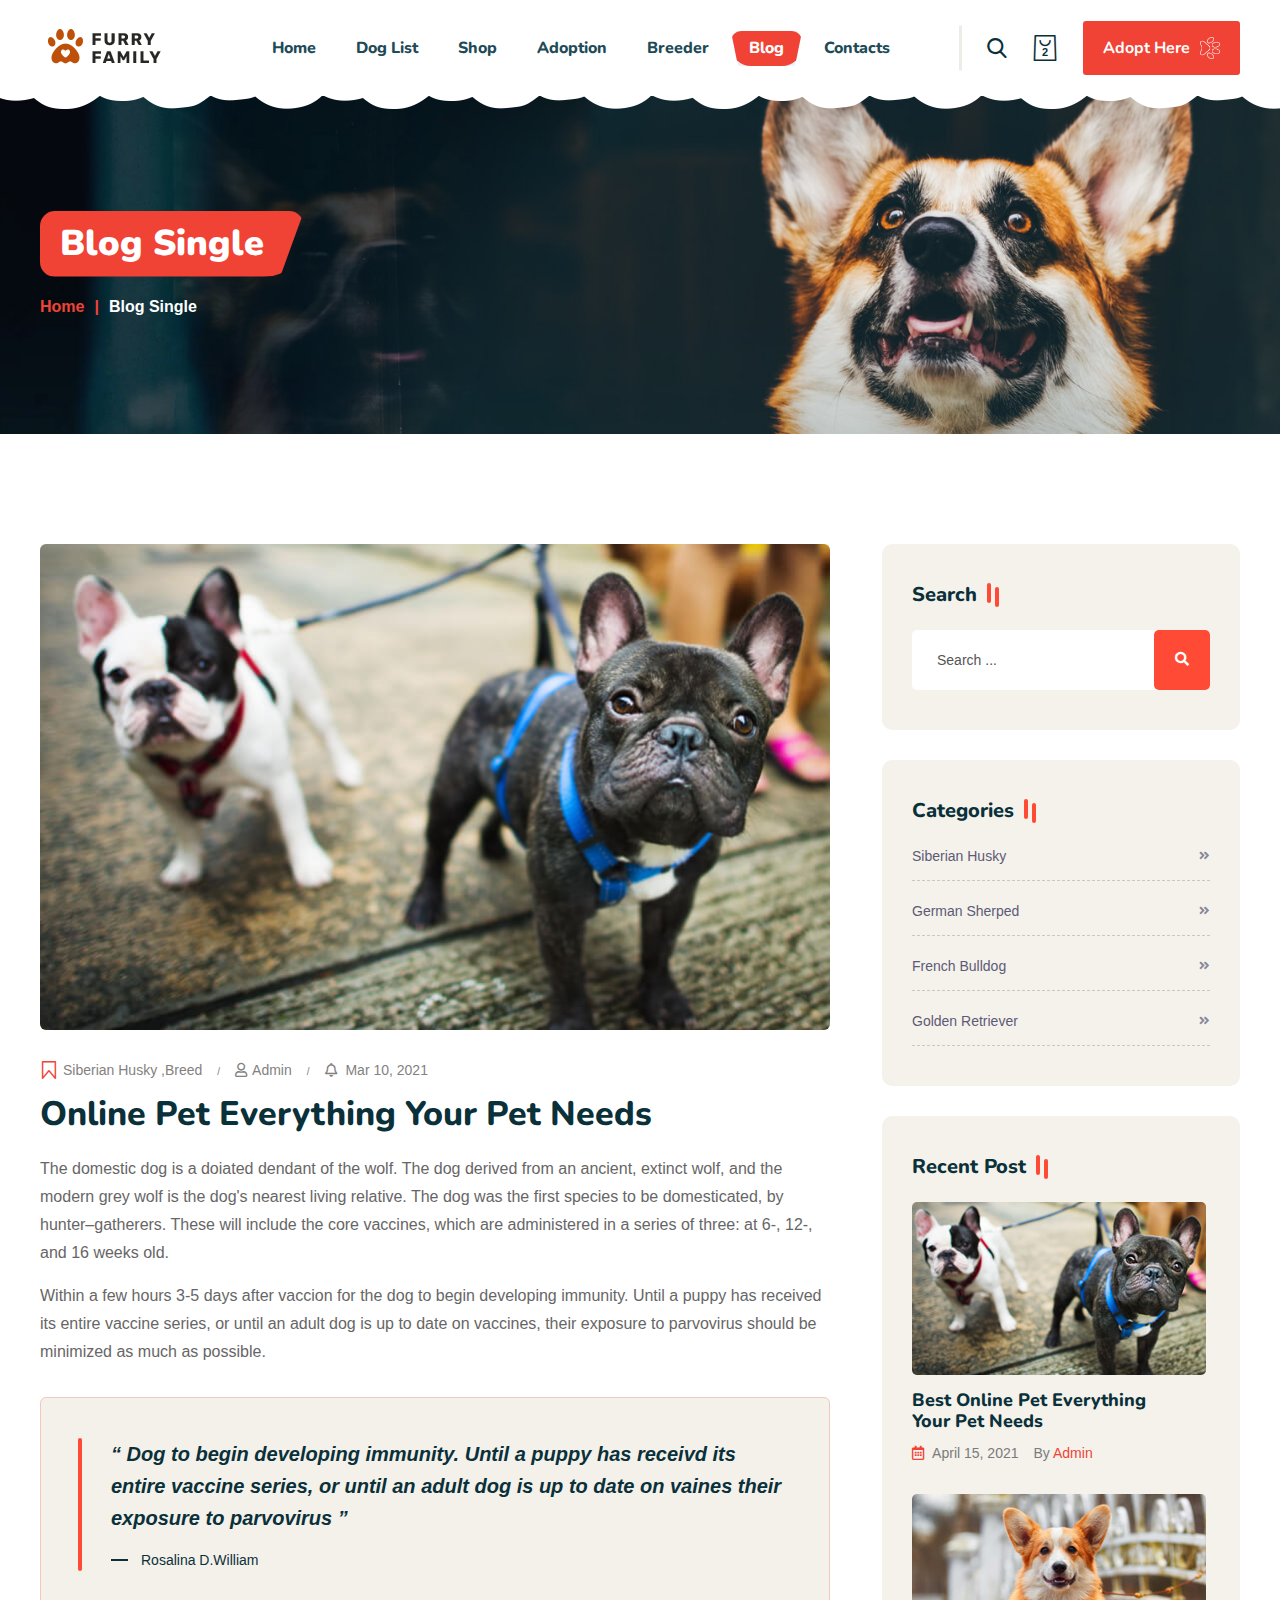
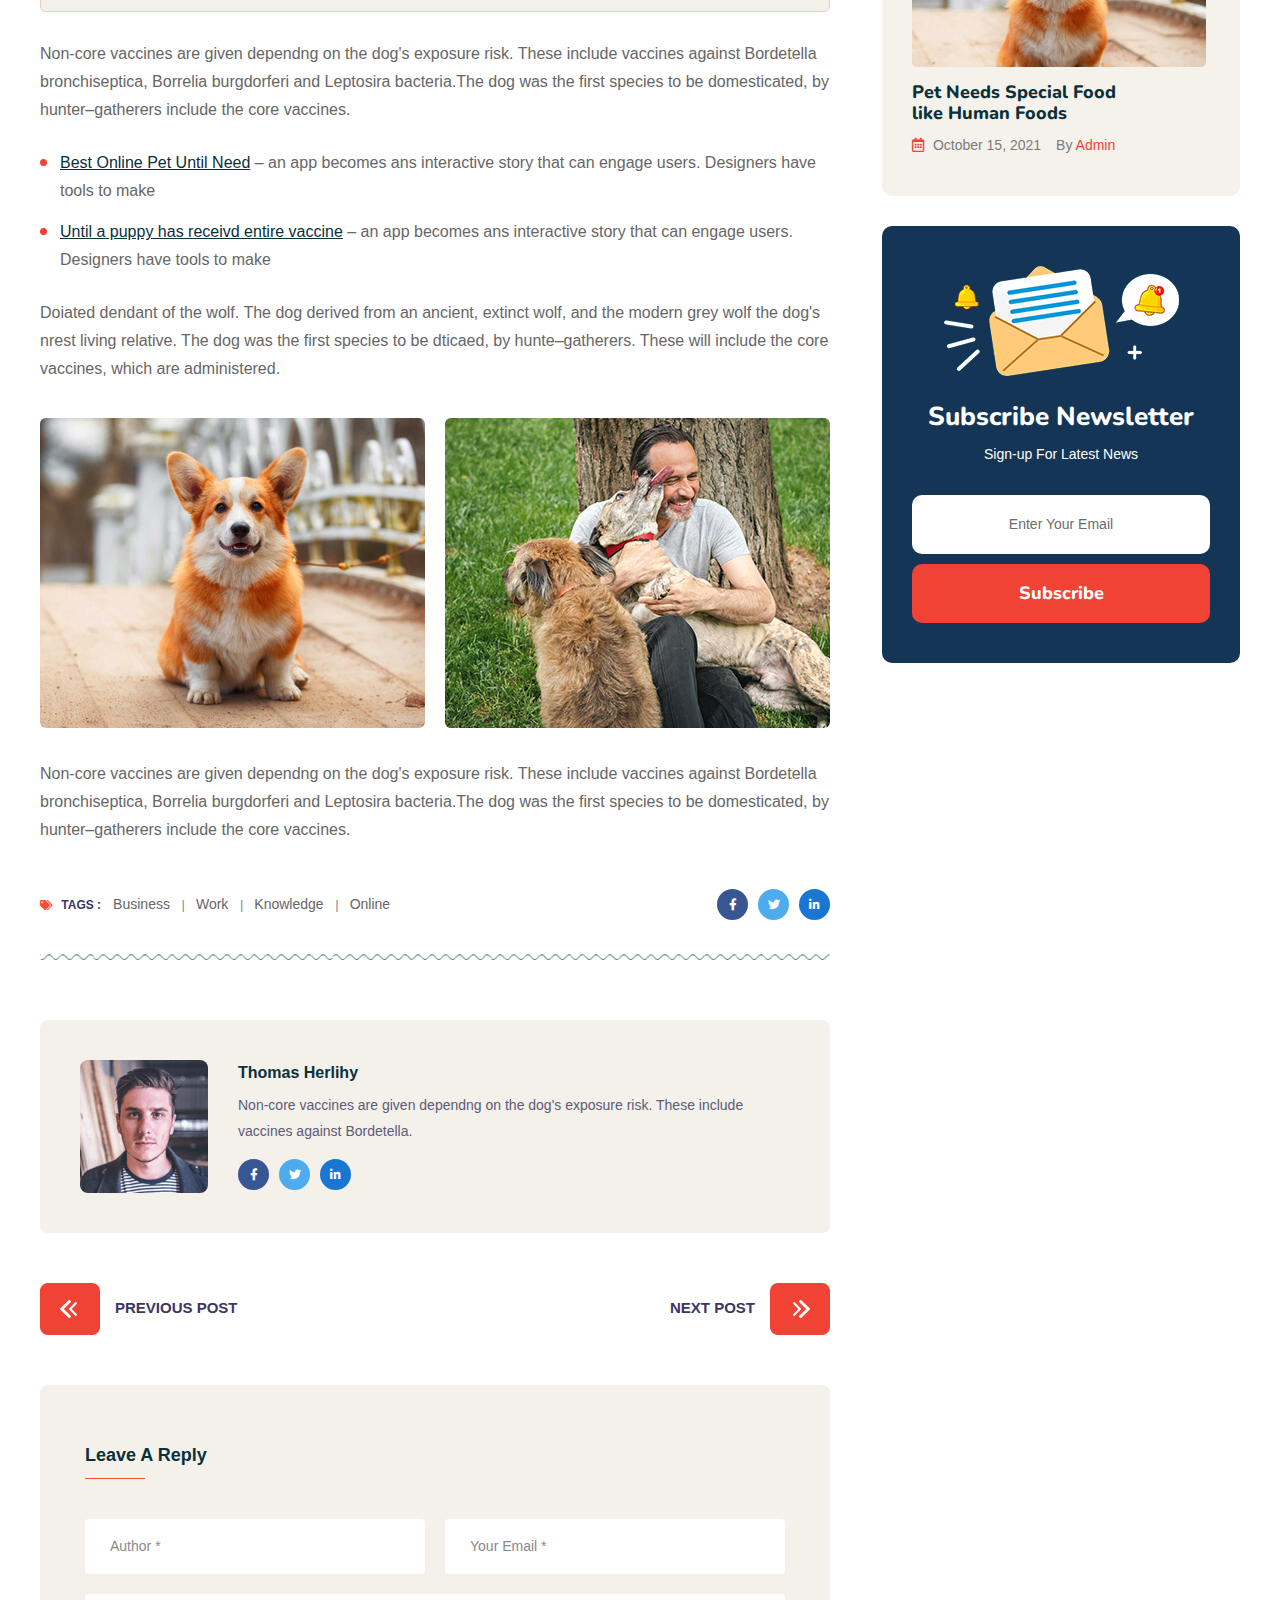
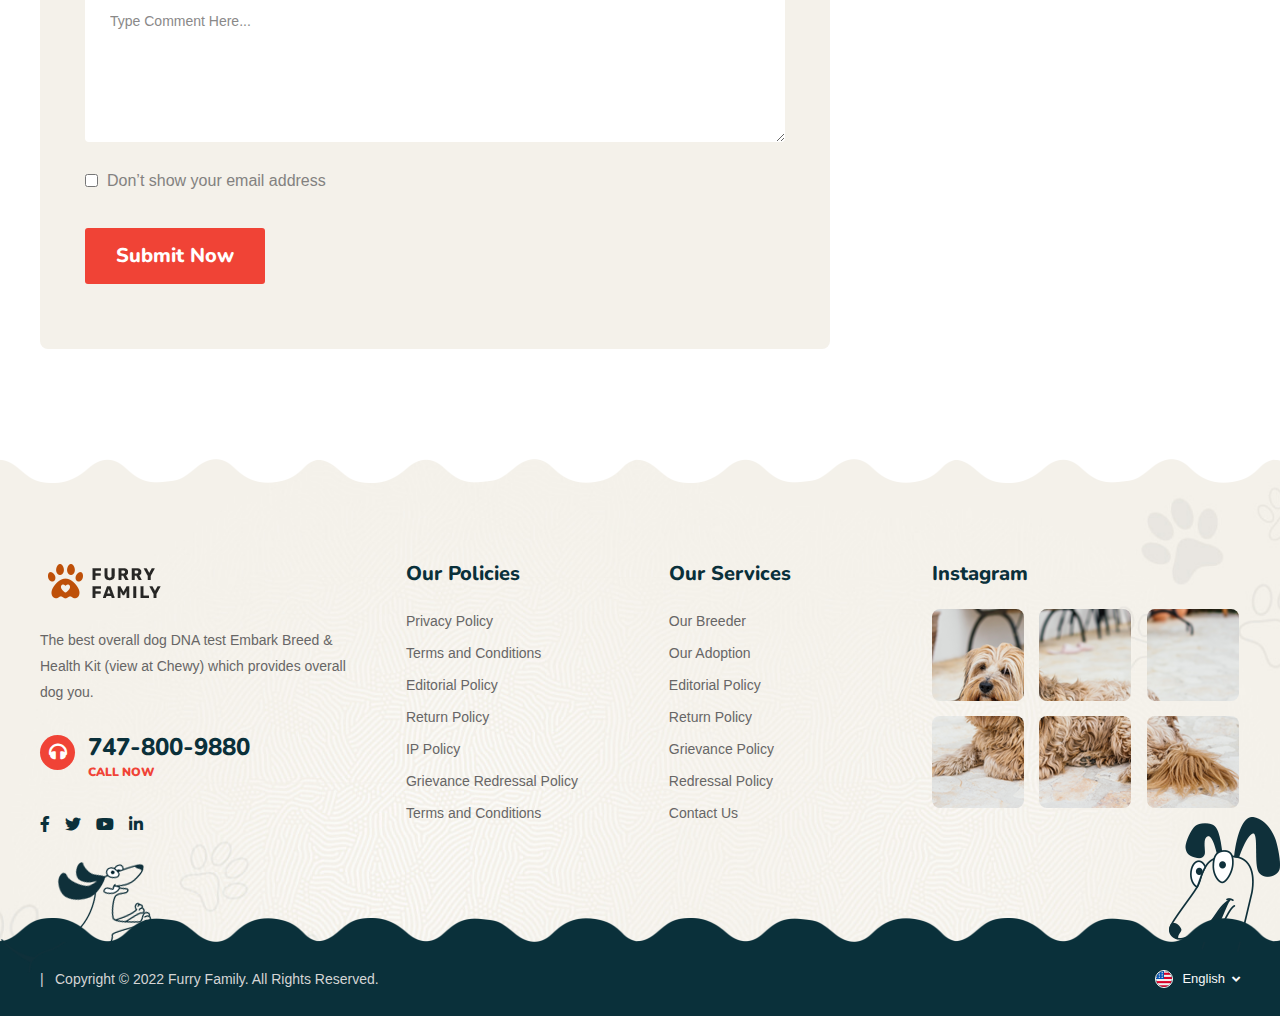
<file: blog-details.html>
<!doctype html>
<html class="no-js" lang="en">
    
<!-- Mirrored from themebeyond.com/pre/petco-prev/petco-live/blog-details.html by HTTrack Website Copier/3.x [XR&CO'2014], Tue, 07 Feb 2023 10:06:16 GMT -->
<head>
        <meta charset="utf-8">
        <meta http-equiv="x-ua-compatible" content="ie=edge">
        <title>Furry Family</title>
        <meta name="description" content="">
        <meta name="viewport" content="width=device-width, initial-scale=1">

		<link rel="shortcut icon" type="image/x-icon" href="img/favicon.png">
        <!-- Place favicon.ico in the root directory -->

		<!-- CSS here -->
        <link rel="stylesheet" href="css/bootstrap.min.css">
        <link rel="stylesheet" href="css/animate.min.css">
        <link rel="stylesheet" href="css/magnific-popup.css">
        <link rel="stylesheet" href="css/fontawesome-all.min.css">
        <link rel="stylesheet" href="css/owl.carousel.min.css">
        <link rel="stylesheet" href="css/nice-select.css">
        <link rel="stylesheet" href="css/flaticon.css">
        <link rel="stylesheet" href="css/odometer.css">
        <link rel="stylesheet" href="css/jquery-ui.css">
        <link rel="stylesheet" href="css/slick.css">
        <link rel="stylesheet" href="css/default.css">
        <link rel="stylesheet" href="css/style.css">
        <link rel="stylesheet" href="css/responsive.css">
    </head>
    <body>

        <!-- Preloader -->
        <div id="preloader">
            <img src="img/preloader.gif" alt="">
        </div>
        <!-- Preloader-end -->

		<!-- Scroll-top -->
        <button class="scroll-top scroll-to-target" data-target="html">
            <i class="fas fa-angle-up"></i>
        </button>
        <!-- Scroll-top-end-->

        <!-- header-area -->
        <header>
            <div id="sticky-header" class="menu-area">
                <div class="container custom-container">
                    <div class="row">
                        <div class="col-12">
                            <div class="mobile-nav-toggler"><i class="fas fa-bars"></i></div>
                            <div class="menu-wrap">
                                <nav class="menu-nav show">
                                    <div class="logo"><a href="index.html"><img src="img/logo/logo.png" alt=""></a></div>
                                    <div class="navbar-wrap main-menu d-none d-lg-flex">
                                        <ul class="navigation">
                                            <li class="menu-item-has-children"><a href="index.html">Home</a>
                                                <ul class="submenu">
                                                    <li><a href="index.html">Home One</a></li>
                                                    <li><a href="index-2.html">Home Two</a></li>
                                                </ul>
                                            </li>
                                            <li><a href="dog-list.html">Dog List</a></li>
                                            <li class="menu-item-has-children"><a href="shop.html">Shop</a>
                                                <ul class="submenu">
                                                    <li><a href="shop.html">Our Shop</a></li>
                                                    <li><a href="shop-details.html">Shop Details</a></li>
                                                </ul>
                                            </li>
                                            <li><a href="adoption.html">Adoption</a></li>
                                            <li class="menu-item-has-children"><a href="breeder.html">Breeder</a>
                                                <ul class="submenu">
                                                    <li><a href="breeder.html">Our Breeder</a></li>
                                                    <li><a href="breeder-details.html">Breeder Details</a></li>
                                                </ul>
                                            </li>
                                            <li class="active menu-item-has-children"><a href="blog.html">Blog</a>
                                                <ul class="submenu">
                                                    <li><a href="blog.html">Our Blog</a></li>
                                                    <li class="active"><a href="blog-details.html">Blog Details</a></li>
                                                </ul>
                                            </li>
                                            <li><a href="contact.html">contacts</a></li>
                                        </ul>
                                    </div>
                                    <div class="header-action d-none d-md-block">
                                        <ul>
                                            <li class="header-search"><a href="#"><i class="flaticon-search"></i></a></li>
                                            <li class="header-shop-cart"><a href="#"><i class="flaticon-shopping-bag"></i><span>2</span></a>
                                                <ul class="minicart">
                                                    <li class="d-flex align-items-start">
                                                        <div class="cart-img">
                                                            <a href="#"><img src="img/product/cart_p01.jpg" alt=""></a>
                                                        </div>
                                                        <div class="cart-content">
                                                            <h4><a href="#">The King Charles Spaniel</a></h4>
                                                            <div class="cart-price">
                                                                <span class="new">$229.9</span>
                                                                <span><del>$229.9</del></span>
                                                            </div>
                                                        </div>
                                                        <div class="del-icon">
                                                            <a href="#"><i class="far fa-trash-alt"></i></a>
                                                        </div>
                                                    </li>
                                                    <li class="d-flex align-items-start">
                                                        <div class="cart-img">
                                                            <a href="#"><img src="img/product/cart_p02.jpg" alt=""></a>
                                                        </div>
                                                        <div class="cart-content">
                                                            <h4><a href="#">The Labrador Retriever</a></h4>
                                                            <div class="cart-price">
                                                                <span class="new">$229.9</span>
                                                                <span><del>$229.9</del></span>
                                                            </div>
                                                        </div>
                                                        <div class="del-icon">
                                                            <a href="#"><i class="far fa-trash-alt"></i></a>
                                                        </div>
                                                    </li>
                                                    <li>
                                                        <div class="total-price">
                                                            <span class="f-left">Total:</span>
                                                            <span class="f-right">$239.9</span>
                                                        </div>
                                                    </li>
                                                    <li>
                                                        <div class="checkout-link">
                                                            <a href="#">Shopping Cart</a>
                                                            <a class="black-color" href="#">Checkout</a>
                                                        </div>
                                                    </li>
                                                </ul>
                                            </li>
                                            <li class="header-btn"><a href="#" class="btn">Adopt Here <img src="img/icon/w_pawprint.png" alt=""></a></li>
                                        </ul>
                                    </div>
                                </nav>
                            </div>
                            <!-- Mobile Menu  -->
                            <div class="mobile-menu">
                                <nav class="menu-box">
                                    <div class="close-btn"><i class="fas fa-times"></i></div>
                                    <div class="nav-logo"><a href="index.html"><img src="img/logo/logo.png" alt="" title=""></a>
                                    </div>
                                    <div class="menu-outer">
                                        <!--Here Menu Will Come Automatically Via Javascript / Same Menu as in Header-->
                                    </div>
                                    <div class="social-links">
                                        <ul class="clearfix">
                                            <li><a href="#"><span class="fab fa-twitter"></span></a></li>
                                            <li><a href="#"><span class="fab fa-facebook-square"></span></a></li>
                                            <li><a href="#"><span class="fab fa-pinterest-p"></span></a></li>
                                            <li><a href="#"><span class="fab fa-instagram"></span></a></li>
                                            <li><a href="#"><span class="fab fa-youtube"></span></a></li>
                                        </ul>
                                    </div>
                                </nav>
                            </div>
                            <div class="menu-backdrop"></div>
                            <!-- End Mobile Menu -->
                        </div>
                    </div>
                </div>
                <div class="header-shape" data-background="img/bg/header_shape.png"></div>
            </div>
            <!-- header-search -->
            <div class="search-popup-wrap" tabindex="-1" role="dialog" aria-hidden="true">
                <div class="search-close">
                    <span><i class="fas fa-times"></i></span>
                </div>
                <div class="search-wrap text-center">
                    <div class="container">
                        <div class="row">
                            <div class="col-12">
                                <h2 class="title">... Search Here ...</h2>
                                <div class="search-form">
                                    <form action="#">
                                        <input type="text" name="search" placeholder="Type keywords here">
                                        <button class="search-btn"><i class="fas fa-search"></i></button>
                                    </form>
                                </div>
                            </div>
                        </div>
                    </div>
                </div>
            </div>
            <!-- header-search-end -->
        </header>
        <!-- header-area-end -->


        <!-- main-area -->
        <main>

            <!-- breadcrumb-area -->
            <section class="breadcrumb-area breadcrumb-bg" data-background="img/bg/breadcrumb_bg.jpg">
                <div class="container">
                    <div class="row">
                        <div class="col-12">
                            <div class="breadcrumb-content">
                                <h2 class="title">Blog Single</h2>
                                <nav aria-label="breadcrumb">
                                    <ol class="breadcrumb">
                                        <li class="breadcrumb-item"><a href="index.html">Home</a></li>
                                        <li class="breadcrumb-item active" aria-current="page">Blog Single</li>
                                    </ol>
                                </nav>
                            </div>
                        </div>
                    </div>
                </div>
            </section>
            <!-- breadcrumb-area-end -->

            <!-- blog-details-area -->
            <section class="blog-details-area">
                <div class="container">
                    <div class="row">
                        <div class="col-lg-8">
                            <div class="standard-blog-item mb-50">
                                <div class="standard-blog-thumb">
                                    <img src="img/blog/blog_thumb01.jpg" alt="">
                                </div>
                                <div class="standard-blog-content blog-details-content">
                                    <div class="blog-post-meta">
                                        <ul>
                                            <li class="tags"><i class="flaticon-bookmark-1"></i>
                                                <a href="#">Siberian Husky , </a>
                                                <a href="#">Breed</a>
                                            </li>
                                            <li><i class="far fa-user"></i><a href="#">Admin</a></li>
                                            <li><i class="far fa-bell"></i> Mar 10, 2021</li>
                                        </ul>
                                    </div>
                                    <h4 class="title">Online Pet Everything Your Pet Needs</h4>
                                    <p>The domestic dog is a doiated dendant of the wolf. The dog derived from an ancient, extinct wolf, and the modern grey wolf is the dog's nearest living relative. The dog was the first species to be domesticated, by hunter–gatherers. These will include the core vaccines, which are administered in a series of three: at 6-, 12-, and 16 weeks old.</p>
                                    <p>Within a few hours 3-5 days after vaccion for the dog to begin developing immunity. Until a puppy has received its entire vaccine series, or until an adult dog is up to date on vaccines, their exposure to parvovirus should be minimized as much as possible.</p>
                                    <blockquote>
                                        “ Dog to begin developing immunity. Until a puppy has receivd its entire vaccine series, or until an adult dog is up to date on vaines their exposure to parvovirus ”
                                        <footer>Rosalina D.William</footer>
                                    </blockquote>
                                    <p>Non-core vaccines are given dependng on the dog's exposure risk. These include vaccines against Bordetella
                                    bronchiseptica, Borrelia burgdorferi and Leptosira bacteria.The dog was the first species to be domesticated, by
                                    hunter–gatherers include the core vaccines.</p>
                                    <div class="blog-details-list">
                                        <ul>
                                            <li><a href="#">Best Online Pet Until Need</a> – an app becomes ans interactive story that can engage users. Designers have tools to make</li>
                                            <li><a href="#">Until a puppy has receivd entire vaccine</a> – an app becomes ans interactive story that can engage users. Designers have tools to make</li>
                                        </ul>
                                    </div>
                                    <p>Doiated dendant of the wolf. The dog derived from an ancient, extinct wolf, and the modern grey wolf the dog's nrest living relative. The dog was the first species to be dticaed, by hunte–gatherers. These will include the core vaccines, which are administered.</p>
                                    <div class="blog-details-img">
                                        <div class="row">
                                            <div class="col-md-6">
                                                <img src="img/blog/blog_details_img01.jpg" alt="">
                                            </div>
                                            <div class="col-md-6">
                                                <img src="img/blog/blog_details_img02.jpg" alt="">
                                            </div>
                                        </div>
                                    </div>
                                    <p>Non-core vaccines are given dependng on the dog's exposure risk. These include vaccines against Bordetella
                                    bronchiseptica, Borrelia burgdorferi and Leptosira bacteria.The dog was the first species to be domesticated, by
                                    hunter–gatherers include the core vaccines.</p>
                                    <div class="blog-line" data-background="img/blog/blog_item_line.png"></div>
                                    <div class="blog-details-bottom">
                                        <div class="blog-details-tags">
                                            <ul>
                                                <li class="title"><i class="fas fa-tags"></i> Tags :</li>
                                                <li><a href="#">Business</a></li>
                                                <li><a href="#">Work</a></li>
                                                <li><a href="#">Knowledge</a></li>
                                                <li><a href="#">Online</a></li>
                                            </ul>
                                        </div>
                                        <div class="blog-details-social">
                                            <ul>
                                                <li><a href="#"><i class="fab fa-facebook-f"></i></a></li>
                                                <li><a href="#"><i class="fab fa-twitter"></i></a></li>
                                                <li><a href="#"><i class="fab fa-linkedin-in"></i></a></li>
                                            </ul>
                                        </div>
                                    </div>
                                </div>
                            </div>
                            <div class="avatar-post mt-50 mb-50">
                                <div class="post-avatar-img">
                                    <img src="img/blog/post_avatar_img.png" alt="img">
                                </div>
                                <div class="post-avatar-content">
                                    <h5>Thomas Herlihy</h5>
                                    <p>Non-core vaccines are given dependng on the dog's exposure risk. These include vaccines against Bordetella.</p>
                                    <div class="blog-details-social">
                                        <ul>
                                            <li><a href="#"><i class="fab fa-facebook-f"></i></a></li>
                                            <li><a href="#"><i class="fab fa-twitter"></i></a></li>
                                            <li><a href="#"><i class="fab fa-linkedin-in"></i></a></li>
                                        </ul>
                                    </div>
                                </div>
                            </div>
                            <div class="blog-next-prev">
                                <ul>
                                    <li class="blog-prev">
                                        <a href="#"><img src="img/icon/left_arrow.png" alt="img">Previous Post</a>
                                    </li>
                                    <li class="blog-next">
                                        <a href="#">Next Post<img src="img/icon/right_arrow.png" alt="img"></a>
                                    </li>
                                </ul>
                            </div>
                            <div class="comment-reply-box">
                                <h5 class="title">Leave a Reply</h5>
                                <form action="#" class="comment-reply-form">
                                    <div class="row">
                                        <div class="col-md-6">
                                            <div class="form-grp">
                                                <input type="text" placeholder="Author *">
                                            </div>
                                        </div>
                                        <div class="col-md-6">
                                            <div class="form-grp">
                                                <input type="email" placeholder="Your Email *">
                                            </div>
                                        </div>
                                    </div>
                                    <div class="form-grp">
                                        <textarea name="message" placeholder="Type Comment Here..."></textarea>
                                    </div>
                                    <div class="form-grp checkbox-grp">
                                        <input type="checkbox" id="checkbox">
                                        <label for="checkbox">Don’t show your email address</label>
                                    </div>
                                    <button type="submit" class="btn">Submit now</button>
                                </form>
                            </div>
                        </div>
                        <div class="col-lg-4">
                            <aside class="blog-sidebar">
                                <div class="widget">
                                    <h4 class="sidebar-title">Search</h4>
                                    <div class="sidebar-search">
                                        <form action="#">
                                            <input type="text" placeholder="Search ...">
                                            <button type="submit"><i class="fa fa-search"></i></button>
                                        </form>
                                    </div>
                                </div>
                                <div class="widget">
                                    <h4 class="sidebar-title">Categories</h4>
                                    <div class="sidebar-cat-list">
                                        <ul>
                                            <li><a href="#">Siberian Husky <i class="fas fa-angle-double-right"></i></a></li>
                                            <li><a href="#">German Sherped <i class="fas fa-angle-double-right"></i></a></li>
                                            <li><a href="#">French Bulldog <i class="fas fa-angle-double-right"></i></a></li>
                                            <li><a href="#">Golden Retriever <i class="fas fa-angle-double-right"></i></a></li>
                                        </ul>
                                    </div>
                                </div>
                                <div class="widget">
                                    <h4 class="sidebar-title">Recent Post</h4>
                                    <div class="rc-post-list">
                                        <ul>
                                            <li>
                                                <div class="rc-post-thumb">
                                                    <a href="blog-details.html"><img src="img/blog/rc_post_thumb01.jpg" alt=""></a>
                                                </div>
                                                <div class="rc-post-content">
                                                    <h5 class="title"><a href="blog-details.html">Best Online Pet Everything Your Pet Needs</a></h5>
                                                    <div class="rc-post-meta">
                                                        <ul>
                                                            <li><i class="far fa-calendar-alt"></i> April 15, 2021</li>
                                                            <li>By <a href="#">Admin</a></li>
                                                        </ul>
                                                    </div>
                                                </div>
                                            </li>
                                            <li>
                                                <div class="rc-post-thumb">
                                                    <a href="blog-details.html"><img src="img/blog/rc_post_thumb02.jpg" alt=""></a>
                                                </div>
                                                <div class="rc-post-content">
                                                    <h5 class="title"><a href="blog-details.html">Pet Needs Special Food like Human Foods</a></h5>
                                                    <div class="rc-post-meta">
                                                        <ul>
                                                            <li><i class="far fa-calendar-alt"></i> October 15, 2021</li>
                                                            <li>By <a href="#">Admin</a></li>
                                                        </ul>
                                                    </div>
                                                </div>
                                            </li>
                                        </ul>
                                    </div>
                                </div>
                                <div class="widget sidebar-newsletter">
                                    <div class="sn-icon">
                                        <img src="img/icon/sn_icon.png" alt="">
                                    </div>
                                    <div class="sn-title">
                                        <h4 class="title">Subscribe Newsletter</h4>
                                        <p>Sign-up For Latest News</p>
                                    </div>
                                    <form action="#" class="sn-form">
                                        <input type="text" placeholder="Enter Your Email">
                                        <button class="btn">subscribe</button>
                                    </form>
                                </div>
                            </aside>
                        </div>
                    </div>
                </div>
            </section>
            <!-- blog-details-area-end -->

        </main>
        <!-- main-area-end -->


        <!-- footer-start -->
        <footer>
            <div class="footer-top-area footer-bg">
                <div class="container">
                    <div class="row justify-content-between">
                        <div class="col-3">
                            <div class="footer-widget">
                                <div class="f-logo">
                                    <a href="index.html"><img src="img/logo/logo.png" alt=""></a>
                                </div>
                                <div class="footer-text">
                                    <p>The best overall dog DNA test Embark Breed & Health Kit (view at Chewy) which provides overall dog you.</p>
                                </div>
                                <div class="footer-contact">
                                    <div class="icon"><i class="fas fa-headphones"></i></div>
                                    <div class="content">
                                        <h4 class="title"><a href="tel:0987654321">747-800-9880</a></h4>
                                        <span>Call Now</span>
                                    </div>
                                </div>
                                <div class="footer-social">
                                    <ul>
                                        <li><a href="#"><i class="fab fa-facebook-f"></i></a></li>
                                        <li><a href="#"><i class="fab fa-twitter"></i></a></li>
                                        <li><a href="#"><i class="fab fa-youtube"></i></a></li>
                                        <li><a href="#"><i class="fab fa-linkedin-in"></i></a></li>
                                    </ul>
                                </div>
                            </div>
                        </div>
                        <div class="col-2">
                            <div class="footer-widget">
                                <h4 class="fw-title">Our Policies</h4>
                                <div class="fw-link">
                                    <ul>
                                        <li><a href="contact.html">Privacy Policy</a></li>
                                        <li><a href="contact.html">Terms and Conditions</a></li>
                                        <li><a href="contact.html">Editorial Policy</a></li>
                                        <li><a href="contact.html">Return Policy</a></li>
                                        <li><a href="contact.html">IP Policy</a></li>
                                        <li><a href="contact.html">Grievance Redressal Policy</a></li>
                                        <li><a href="contact.html">Terms and Conditions</a></li>
                                    </ul>
                                </div>
                            </div>
                        </div>
                        <div class="col-2">
                            <div class="footer-widget">
                                <h4 class="fw-title">Our Services</h4>
                                <div class="fw-link">
                                    <ul>
                                        <li><a href="breeder.html">Our Breeder</a></li>
                                        <li><a href="adoption.html">Our Adoption</a></li>
                                        <li><a href="contact.html">Editorial Policy</a></li>
                                        <li><a href="contact.html">Return Policy</a></li>
                                        <li><a href="contact.html">Grievance Policy</a></li>
                                        <li><a href="contact.html">Redressal Policy</a></li>
                                        <li><a href="contact.html">Contact Us</a></li>
                                    </ul>
                                </div>
                            </div>
                        </div>
                        <div class="col-3">
                            <div class="footer-widget">
                                <h4 class="fw-title">Instagram</h4>
                                <div class="fw-insta">
                                    <ul>
                                        <li><a href="#"><img src="img/images/insta_img01.png" alt=""></a></li>
                                        <li><a href="#"><img src="img/images/insta_img02.png" alt=""></a></li>
                                        <li><a href="#"><img src="img/images/insta_img03.png" alt=""></a></li>
                                        <li><a href="#"><img src="img/images/insta_img04.png" alt=""></a></li>
                                        <li><a href="#"><img src="img/images/insta_img05.png" alt=""></a></li>
                                        <li><a href="#"><img src="img/images/insta_img06.png" alt=""></a></li>
                                    </ul>
                                </div>
                            </div>
                        </div>
                    </div>
                </div>
                <div class="footer-shape"><img src="img/images/footer_shape01.png" alt=""></div>
                <div class="footer-shape shape-two"><img src="img/images/footer_shape02.png" alt=""></div>
            </div>
            <div class="copyright-area">
                <div class="container">
                    <div class="row">
                        <div class="col-md-8">
                            <div class="copyright-text">
                                <p>Copyright &copy; 2022 Furry Family. All Rights Reserved.</p>
                            </div>
                        </div>
                        <div class="col-md-4 d-none d-md-block">
                            <div class="footer-lang">
                                <div class="dropdown">
                                    <button class="dropdown-toggle" type="button" id="dropdownMenuButton2" data-toggle="dropdown"
                                        aria-haspopup="true" aria-expanded="false">
                                        <img src="img/icon/united-states.png" alt=""> English
                                    </button>
                                    <div class="dropdown-menu" aria-labelledby="dropdownMenuButton2">
                                        <a class="dropdown-item" href="index.html"><img src="img/icon/russia.png" alt="">Russia</a>
                                        <a class="dropdown-item" href="index.html"><img src="img/icon/thailand.png" alt="">Thailand</a>
                                        <a class="dropdown-item" href="index.html"><img src="img/icon/india.png" alt="">India</a>
                                    </div>
                                </div>
                            </div>
                        </div>
                    </div>
                </div>
            </div>
        </footer>
        <!-- footer-end -->





		<!-- JS here -->
        <script src="js/vendor/jquery-3.6.0.min.js"></script>
        <script src="js/bootstrap.min.js"></script>
        <script src="js/isotope.pkgd.min.js"></script>
        <script src="js/imagesloaded.pkgd.min.js"></script>
        <script src="js/jquery.magnific-popup.min.js"></script>
        <script src="js/owl.carousel.min.js"></script>
        <script src="js/jquery.odometer.min.js"></script>
        <script src="js/jquery.nice-select.min.js"></script>
        <script src="js/jquery-ui.min.js"></script>
        <script src="js/jquery.appear.js"></script>
        <script src="js/slick.min.js"></script>
        <script src="js/wow.min.js"></script>
        <script src="js/plugins.js"></script>
        <script src="js/main.js"></script>
    </body>

<!-- Mirrored from themebeyond.com/pre/petco-prev/petco-live/blog-details.html by HTTrack Website Copier/3.x [XR&CO'2014], Tue, 07 Feb 2023 10:06:23 GMT -->
</html>
</file>
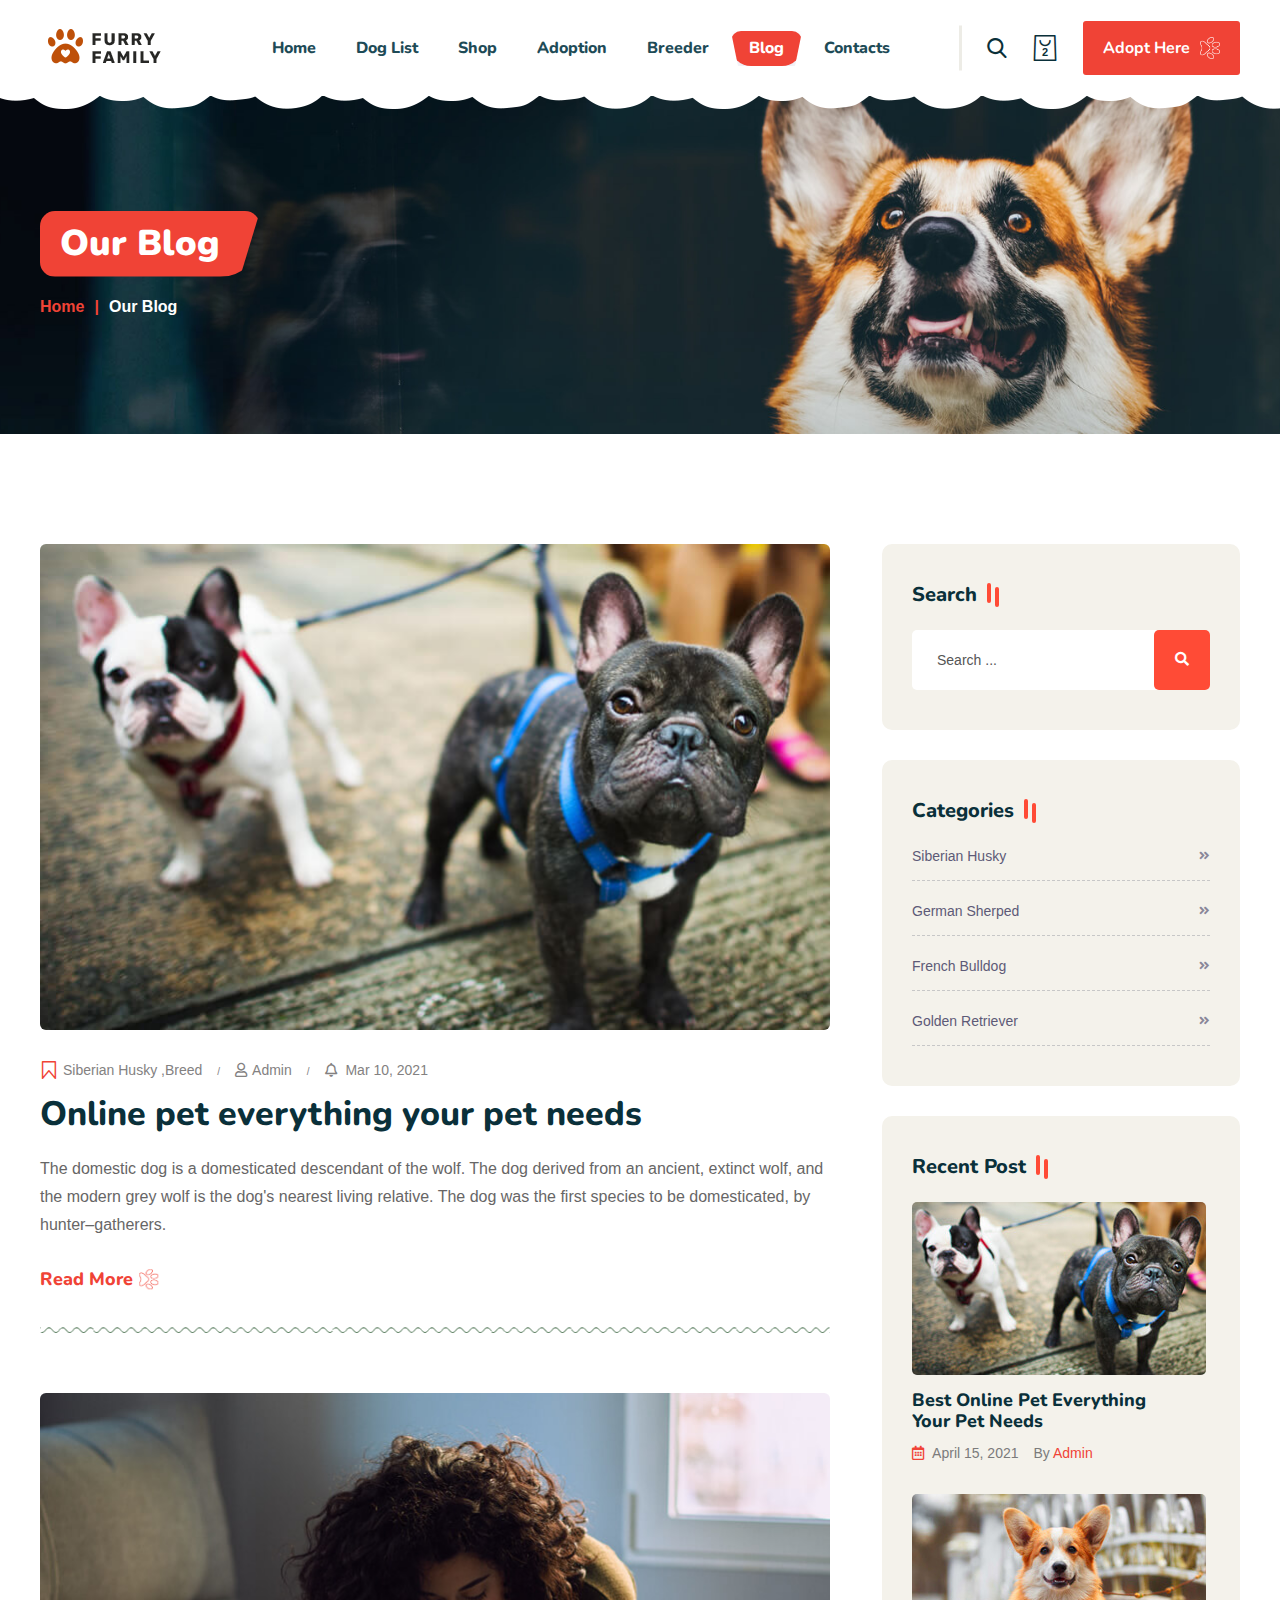
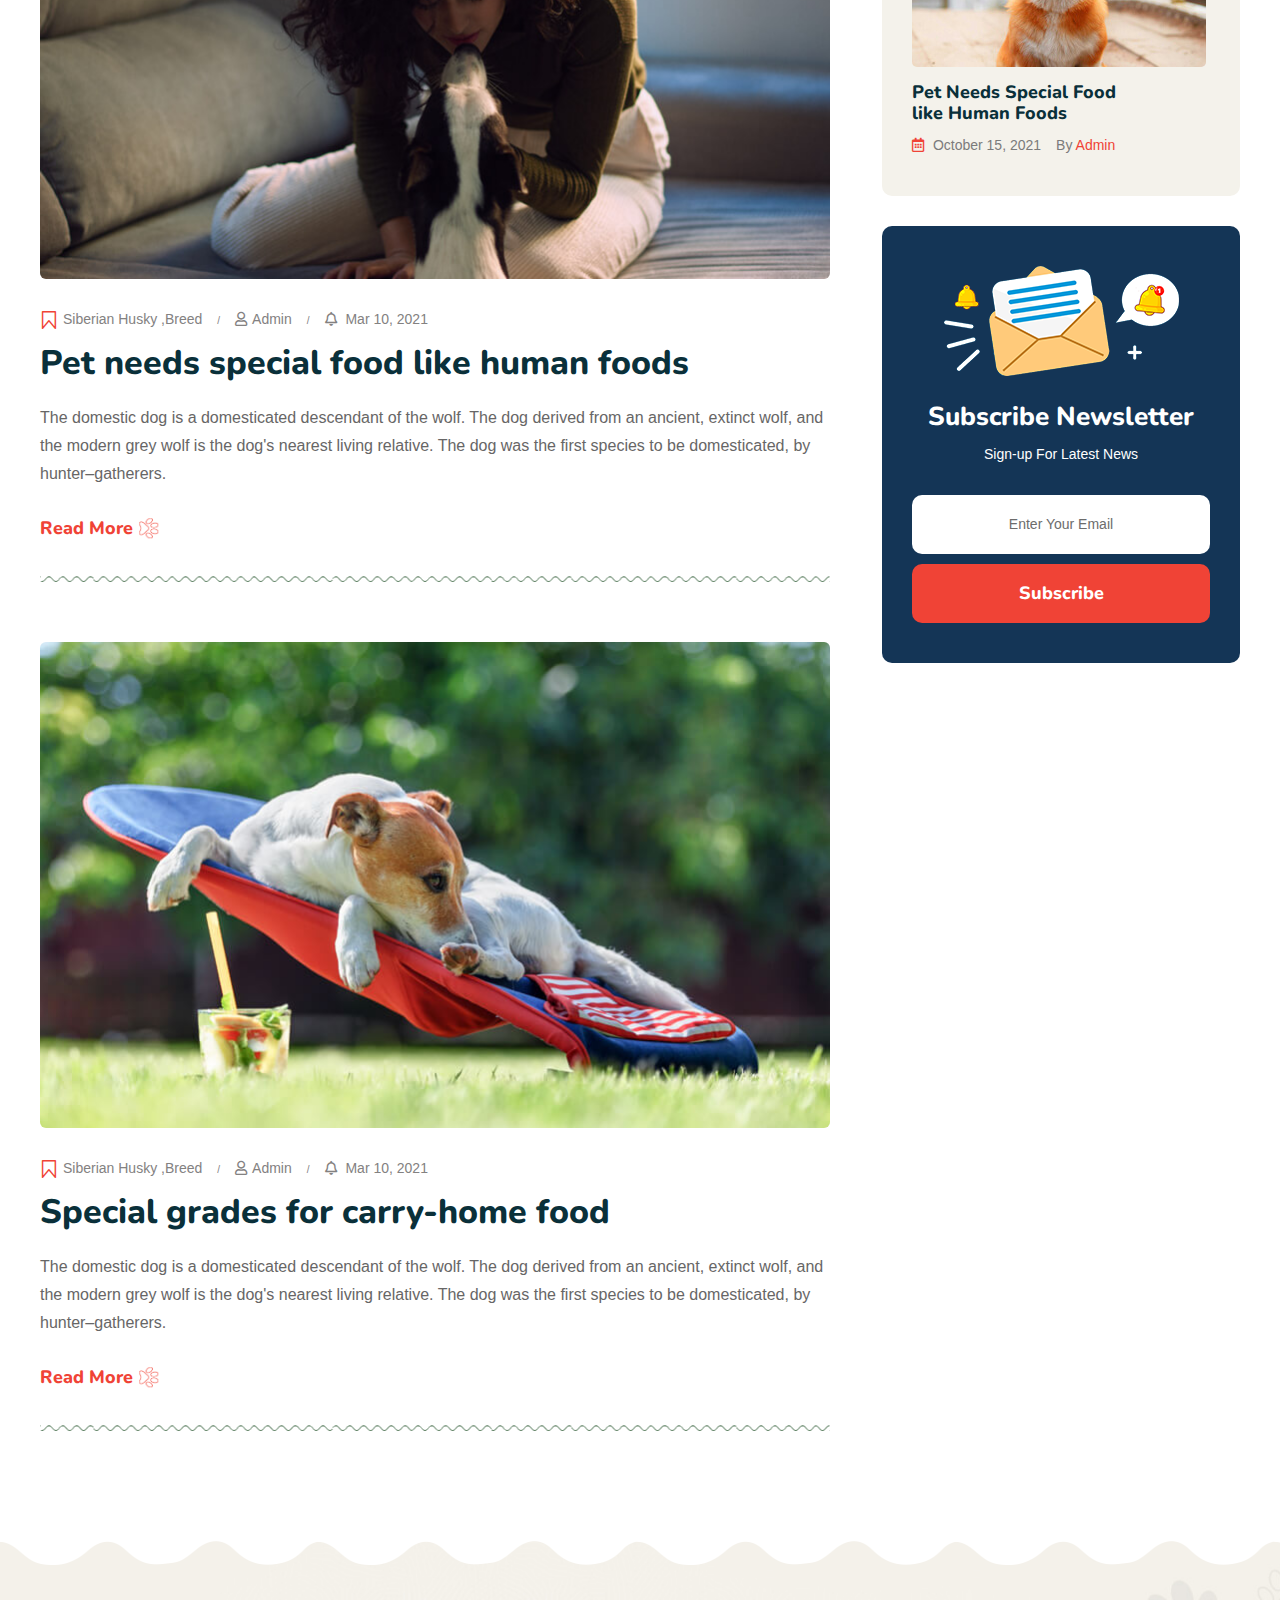
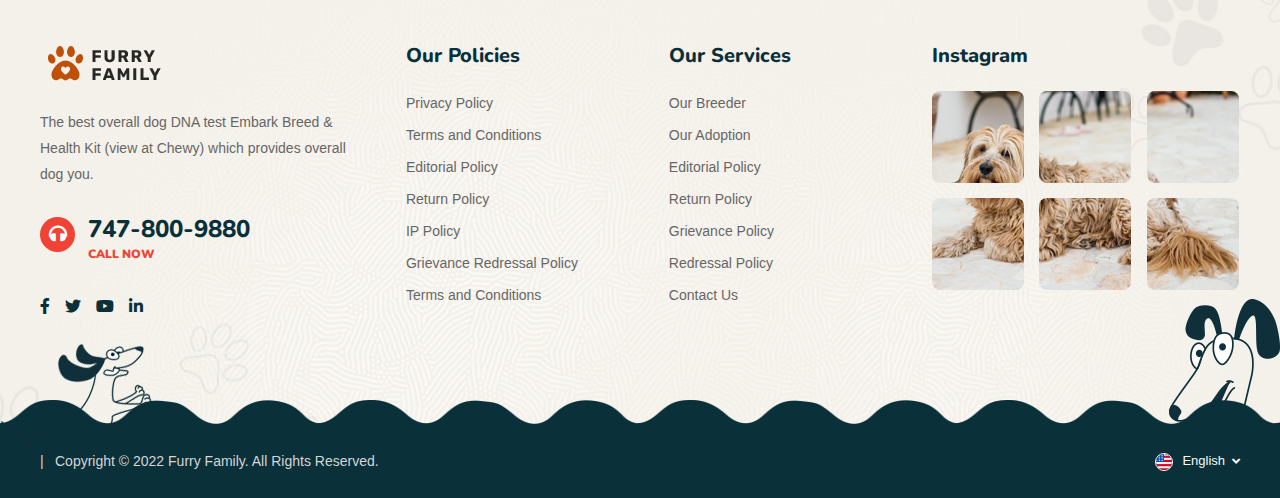
<file: blog.html>
<!doctype html>
<html class="no-js" lang="en">
    
<!-- Mirrored from themebeyond.com/pre/petco-prev/petco-live/blog.html by HTTrack Website Copier/3.x [XR&CO'2014], Tue, 07 Feb 2023 10:05:36 GMT -->
<head>
        <meta charset="utf-8">
        <meta http-equiv="x-ua-compatible" content="ie=edge">
        <title>Furry Family</title>
        <meta name="description" content="">
        <meta name="viewport" content="width=device-width, initial-scale=1">

		<link rel="shortcut icon" type="image/x-icon" href="img/favicon.png">
        <!-- Place favicon.ico in the root directory -->

		<!-- CSS here -->
        <link rel="stylesheet" href="css/bootstrap.min.css">
        <link rel="stylesheet" href="css/animate.min.css">
        <link rel="stylesheet" href="css/magnific-popup.css">
        <link rel="stylesheet" href="css/fontawesome-all.min.css">
        <link rel="stylesheet" href="css/owl.carousel.min.css">
        <link rel="stylesheet" href="css/nice-select.css">
        <link rel="stylesheet" href="css/flaticon.css">
        <link rel="stylesheet" href="css/odometer.css">
        <link rel="stylesheet" href="css/jquery-ui.css">
        <link rel="stylesheet" href="css/slick.css">
        <link rel="stylesheet" href="css/default.css">
        <link rel="stylesheet" href="css/style.css">
        <link rel="stylesheet" href="css/responsive.css">
    </head>
    <body>

        <!-- Preloader -->
        <div id="preloader">
            <img src="img/preloader.gif" alt="">
        </div>
        <!-- Preloader-end -->

		<!-- Scroll-top -->
        <button class="scroll-top scroll-to-target" data-target="html">
            <i class="fas fa-angle-up"></i>
        </button>
        <!-- Scroll-top-end-->

        <!-- header-area -->
        <header>
            <div id="sticky-header" class="menu-area">
                <div class="container custom-container">
                    <div class="row">
                        <div class="col-12">
                            <div class="mobile-nav-toggler"><i class="fas fa-bars"></i></div>
                            <div class="menu-wrap">
                                <nav class="menu-nav show">
                                    <div class="logo"><a href="index.html"><img src="img/logo/logo.png" alt=""></a></div>
                                    <div class="navbar-wrap main-menu d-none d-lg-flex">
                                        <ul class="navigation">
                                            <li class="menu-item-has-children"><a href="index.html">Home</a>
                                                <ul class="submenu">
                                                    <li><a href="index.html">Home One</a></li>
                                                    <li><a href="index-2.html">Home Two</a></li>
                                                </ul>
                                            </li>
                                            <li><a href="dog-list.html">Dog List</a></li>
                                            <li class="menu-item-has-children"><a href="shop.html">Shop</a>
                                                <ul class="submenu">
                                                    <li><a href="shop.html">Our Shop</a></li>
                                                    <li><a href="shop-details.html">Shop Details</a></li>
                                                </ul>
                                            </li>
                                            <li><a href="adoption.html">Adoption</a></li>
                                            <li class="menu-item-has-children"><a href="breeder.html">Breeder</a>
                                                <ul class="submenu">
                                                    <li><a href="breeder.html">Our Breeder</a></li>
                                                    <li><a href="breeder-details.html">Breeder Details</a></li>
                                                </ul>
                                            </li>
                                            <li class="active menu-item-has-children"><a href="blog.html">Blog</a>
                                                <ul class="submenu">
                                                    <li class="active"><a href="blog.html">Our Blog</a></li>
                                                    <li><a href="blog-details.html">Blog Details</a></li>
                                                </ul>
                                            </li>
                                            <li><a href="contact.html">contacts</a></li>
                                        </ul>
                                    </div>
                                    <div class="header-action d-none d-md-block">
                                        <ul>
                                            <li class="header-search"><a href="#"><i class="flaticon-search"></i></a></li>
                                            <li class="header-shop-cart"><a href="#"><i class="flaticon-shopping-bag"></i><span>2</span></a>
                                                <ul class="minicart">
                                                    <li class="d-flex align-items-start">
                                                        <div class="cart-img">
                                                            <a href="#"><img src="img/product/cart_p01.jpg" alt=""></a>
                                                        </div>
                                                        <div class="cart-content">
                                                            <h4><a href="#">The King Charles Spaniel</a></h4>
                                                            <div class="cart-price">
                                                                <span class="new">$229.9</span>
                                                                <span><del>$229.9</del></span>
                                                            </div>
                                                        </div>
                                                        <div class="del-icon">
                                                            <a href="#"><i class="far fa-trash-alt"></i></a>
                                                        </div>
                                                    </li>
                                                    <li class="d-flex align-items-start">
                                                        <div class="cart-img">
                                                            <a href="#"><img src="img/product/cart_p02.jpg" alt=""></a>
                                                        </div>
                                                        <div class="cart-content">
                                                            <h4><a href="#">The Labrador Retriever</a></h4>
                                                            <div class="cart-price">
                                                                <span class="new">$229.9</span>
                                                                <span><del>$229.9</del></span>
                                                            </div>
                                                        </div>
                                                        <div class="del-icon">
                                                            <a href="#"><i class="far fa-trash-alt"></i></a>
                                                        </div>
                                                    </li>
                                                    <li>
                                                        <div class="total-price">
                                                            <span class="f-left">Total:</span>
                                                            <span class="f-right">$239.9</span>
                                                        </div>
                                                    </li>
                                                    <li>
                                                        <div class="checkout-link">
                                                            <a href="#">Shopping Cart</a>
                                                            <a class="black-color" href="#">Checkout</a>
                                                        </div>
                                                    </li>
                                                </ul>
                                            </li>
                                            <li class="header-btn"><a href="#" class="btn">Adopt Here <img src="img/icon/w_pawprint.png" alt=""></a></li>
                                        </ul>
                                    </div>
                                </nav>
                            </div>
                            <!-- Mobile Menu  -->
                            <div class="mobile-menu">
                                <nav class="menu-box">
                                    <div class="close-btn"><i class="fas fa-times"></i></div>
                                    <div class="nav-logo"><a href="index.html"><img src="img/logo/logo.png" alt="" title=""></a>
                                    </div>
                                    <div class="menu-outer">
                                        <!--Here Menu Will Come Automatically Via Javascript / Same Menu as in Header-->
                                    </div>
                                    <div class="social-links">
                                        <ul class="clearfix">
                                            <li><a href="#"><span class="fab fa-twitter"></span></a></li>
                                            <li><a href="#"><span class="fab fa-facebook-square"></span></a></li>
                                            <li><a href="#"><span class="fab fa-pinterest-p"></span></a></li>
                                            <li><a href="#"><span class="fab fa-instagram"></span></a></li>
                                            <li><a href="#"><span class="fab fa-youtube"></span></a></li>
                                        </ul>
                                    </div>
                                </nav>
                            </div>
                            <div class="menu-backdrop"></div>
                            <!-- End Mobile Menu -->
                        </div>
                    </div>
                </div>
                <div class="header-shape" data-background="img/bg/header_shape.png"></div>
            </div>
            <!-- header-search -->
            <div class="search-popup-wrap" tabindex="-1" role="dialog" aria-hidden="true">
                <div class="search-close">
                    <span><i class="fas fa-times"></i></span>
                </div>
                <div class="search-wrap text-center">
                    <div class="container">
                        <div class="row">
                            <div class="col-12">
                                <h2 class="title">... Search Here ...</h2>
                                <div class="search-form">
                                    <form action="#">
                                        <input type="text" name="search" placeholder="Type keywords here">
                                        <button class="search-btn"><i class="fas fa-search"></i></button>
                                    </form>
                                </div>
                            </div>
                        </div>
                    </div>
                </div>
            </div>
            <!-- header-search-end -->
        </header>
        <!-- header-area-end -->


        <!-- main-area -->
        <main>

            <!-- breadcrumb-area -->
            <section class="breadcrumb-area breadcrumb-bg" data-background="img/bg/breadcrumb_bg.jpg">
                <div class="container">
                    <div class="row">
                        <div class="col-12">
                            <div class="breadcrumb-content">
                                <h2 class="title">Our Blog</h2>
                                <nav aria-label="breadcrumb">
                                    <ol class="breadcrumb">
                                        <li class="breadcrumb-item"><a href="index.html">Home</a></li>
                                        <li class="breadcrumb-item active" aria-current="page">Our Blog</li>
                                    </ol>
                                </nav>
                            </div>
                        </div>
                    </div>
                </div>
            </section>
            <!-- breadcrumb-area-end -->

            <!-- blog-area -->
            <section class="standard-blog-area">
                <div class="container">
                    <div class="row justify-content-center">
                        <div class="col-lg-8">
                            <div class="standard-blog-item">
                                <div class="standard-blog-thumb">
                                    <a href="blog-details.html"><img src="img/blog/blog_thumb01.jpg" alt=""></a>
                                </div>
                                <div class="standard-blog-content">
                                    <div class="blog-post-meta">
                                        <ul>
                                            <li class="tags"><i class="flaticon-bookmark-1"></i>
                                                <a href="#">Siberian Husky , </a>
                                                <a href="#">Breed</a>
                                            </li>
                                            <li><i class="far fa-user"></i><a href="#">Admin</a></li>
                                            <li><i class="far fa-bell"></i> Mar 10, 2021</li>
                                        </ul>
                                    </div>
                                    <h2 class="title"><a href="blog-details.html">Online pet everything your pet needs</a></h2>
                                    <p>The domestic dog is a domesticated descendant of the wolf. The dog derived from an ancient, extinct wolf, and the modern grey wolf is the dog's nearest living relative. The dog was the first species to be domesticated, by hunter–gatherers.</p>
                                    <a href="blog-details.html" class="read-more">Read More <img src="img/icon/pawprint.png" alt=""></a>
                                </div>
                            </div>
                            <div class="standard-blog-item">
                                <div class="standard-blog-thumb">
                                    <a href="blog-details.html"><img src="img/blog/blog_thumb02.jpg" alt=""></a>
                                </div>
                                <div class="standard-blog-content">
                                    <div class="blog-post-meta">
                                        <ul>
                                            <li class="tags"><i class="flaticon-bookmark-1"></i>
                                                <a href="#">Siberian Husky , </a>
                                                <a href="#">Breed</a>
                                            </li>
                                            <li><i class="far fa-user"></i><a href="#">Admin</a></li>
                                            <li><i class="far fa-bell"></i> Mar 10, 2021</li>
                                        </ul>
                                    </div>
                                    <h2 class="title"><a href="blog-details.html">Pet needs special food like human foods</a></h2>
                                    <p>The domestic dog is a domesticated descendant of the wolf. The dog derived from an ancient, extinct wolf, and the modern grey wolf is the dog's nearest living relative. The dog was the first species to be domesticated, by hunter–gatherers.</p>
                                    <a href="blog-details.html" class="read-more">Read More <img src="img/icon/pawprint.png" alt=""></a>
                                </div>
                            </div>
                            <div class="standard-blog-item">
                                <div class="standard-blog-thumb">
                                    <a href="blog-details.html"><img src="img/blog/blog_thumb03.jpg" alt=""></a>
                                </div>
                                <div class="standard-blog-content">
                                    <div class="blog-post-meta">
                                        <ul>
                                            <li class="tags"><i class="flaticon-bookmark-1"></i>
                                                <a href="#">Siberian Husky , </a>
                                                <a href="#">Breed</a>
                                            </li>
                                            <li><i class="far fa-user"></i><a href="#">Admin</a></li>
                                            <li><i class="far fa-bell"></i> Mar 10, 2021</li>
                                        </ul>
                                    </div>
                                    <h2 class="title"><a href="blog-details.html">Special grades for carry-home food</a></h2>
                                    <p>The domestic dog is a domesticated descendant of the wolf. The dog derived from an ancient, extinct wolf, and the modern grey wolf is the dog's nearest living relative. The dog was the first species to be domesticated, by hunter–gatherers.</p>
                                    <a href="blog-details.html" class="read-more">Read More <img src="img/icon/pawprint.png" alt=""></a>
                                </div>
                            </div>
                        </div>
                        <div class="col-lg-4 col-md-8">
                            <aside class="blog-sidebar">
                                <div class="widget">
                                    <h4 class="sidebar-title">Search</h4>
                                    <div class="sidebar-search">
                                        <form action="#">
                                            <input type="text" placeholder="Search ...">
                                            <button type="submit"><i class="fa fa-search"></i></button>
                                        </form>
                                    </div>
                                </div>
                                <div class="widget">
                                    <h4 class="sidebar-title">Categories</h4>
                                    <div class="sidebar-cat-list">
                                        <ul>
                                            <li><a href="#">Siberian Husky <i class="fas fa-angle-double-right"></i></a></li>
                                            <li><a href="#">German Sherped <i class="fas fa-angle-double-right"></i></a></li>
                                            <li><a href="#">French Bulldog <i class="fas fa-angle-double-right"></i></a></li>
                                            <li><a href="#">Golden Retriever <i class="fas fa-angle-double-right"></i></a></li>
                                        </ul>
                                    </div>
                                </div>
                                <div class="widget">
                                    <h4 class="sidebar-title">Recent Post</h4>
                                    <div class="rc-post-list">
                                        <ul>
                                            <li>
                                                <div class="rc-post-thumb">
                                                    <a href="blog-details.html"><img src="img/blog/rc_post_thumb01.jpg" alt=""></a>
                                                </div>
                                                <div class="rc-post-content">
                                                    <h5 class="title"><a href="blog-details.html">Best Online Pet Everything Your Pet Needs</a></h5>
                                                    <div class="rc-post-meta">
                                                        <ul>
                                                            <li><i class="far fa-calendar-alt"></i> April 15, 2021</li>
                                                            <li>By <a href="#">Admin</a></li>
                                                        </ul>
                                                    </div>
                                                </div>
                                            </li>
                                            <li>
                                                <div class="rc-post-thumb">
                                                    <a href="blog-details.html"><img src="img/blog/rc_post_thumb02.jpg" alt=""></a>
                                                </div>
                                                <div class="rc-post-content">
                                                    <h5 class="title"><a href="blog-details.html">Pet Needs Special Food like Human Foods</a></h5>
                                                    <div class="rc-post-meta">
                                                        <ul>
                                                            <li><i class="far fa-calendar-alt"></i> October 15, 2021</li>
                                                            <li>By <a href="#">Admin</a></li>
                                                        </ul>
                                                    </div>
                                                </div>
                                            </li>
                                        </ul>
                                    </div>
                                </div>
                                <div class="widget sidebar-newsletter">
                                    <div class="sn-icon">
                                        <img src="img/icon/sn_icon.png" alt="">
                                    </div>
                                    <div class="sn-title">
                                        <h4 class="title">Subscribe Newsletter</h4>
                                        <p>Sign-up For Latest News</p>
                                    </div>
                                    <form action="#" class="sn-form">
                                        <input type="text" placeholder="Enter Your Email">
                                        <button class="btn">subscribe</button>
                                    </form>
                                </div>
                            </aside>
                        </div>
                    </div>
                </div>
            </section>
            <!-- blog-area-end -->

        </main>
        <!-- main-area-end -->


        <!-- footer-start -->
        <footer>
            <div class="footer-top-area footer-bg">
                <div class="container">
                    <div class="row justify-content-between">
                        <div class="col-3">
                            <div class="footer-widget">
                                <div class="f-logo">
                                    <a href="index.html"><img src="img/logo/logo.png" alt=""></a>
                                </div>
                                <div class="footer-text">
                                    <p>The best overall dog DNA test Embark Breed & Health Kit (view at Chewy) which provides overall dog you.</p>
                                </div>
                                <div class="footer-contact">
                                    <div class="icon"><i class="fas fa-headphones"></i></div>
                                    <div class="content">
                                        <h4 class="title"><a href="tel:0987654321">747-800-9880</a></h4>
                                        <span>Call Now</span>
                                    </div>
                                </div>
                                <div class="footer-social">
                                    <ul>
                                        <li><a href="#"><i class="fab fa-facebook-f"></i></a></li>
                                        <li><a href="#"><i class="fab fa-twitter"></i></a></li>
                                        <li><a href="#"><i class="fab fa-youtube"></i></a></li>
                                        <li><a href="#"><i class="fab fa-linkedin-in"></i></a></li>
                                    </ul>
                                </div>
                            </div>
                        </div>
                        <div class="col-2">
                            <div class="footer-widget">
                                <h4 class="fw-title">Our Policies</h4>
                                <div class="fw-link">
                                    <ul>
                                        <li><a href="contact.html">Privacy Policy</a></li>
                                        <li><a href="contact.html">Terms and Conditions</a></li>
                                        <li><a href="contact.html">Editorial Policy</a></li>
                                        <li><a href="contact.html">Return Policy</a></li>
                                        <li><a href="contact.html">IP Policy</a></li>
                                        <li><a href="contact.html">Grievance Redressal Policy</a></li>
                                        <li><a href="contact.html">Terms and Conditions</a></li>
                                    </ul>
                                </div>
                            </div>
                        </div>
                        <div class="col-2">
                            <div class="footer-widget">
                                <h4 class="fw-title">Our Services</h4>
                                <div class="fw-link">
                                    <ul>
                                        <li><a href="breeder.html">Our Breeder</a></li>
                                        <li><a href="adoption.html">Our Adoption</a></li>
                                        <li><a href="contact.html">Editorial Policy</a></li>
                                        <li><a href="contact.html">Return Policy</a></li>
                                        <li><a href="contact.html">Grievance Policy</a></li>
                                        <li><a href="contact.html">Redressal Policy</a></li>
                                        <li><a href="contact.html">Contact Us</a></li>
                                    </ul>
                                </div>
                            </div>
                        </div>
                        <div class="col-3">
                            <div class="footer-widget">
                                <h4 class="fw-title">Instagram</h4>
                                <div class="fw-insta">
                                    <ul>
                                        <li><a href="#"><img src="img/images/insta_img01.png" alt=""></a></li>
                                        <li><a href="#"><img src="img/images/insta_img02.png" alt=""></a></li>
                                        <li><a href="#"><img src="img/images/insta_img03.png" alt=""></a></li>
                                        <li><a href="#"><img src="img/images/insta_img04.png" alt=""></a></li>
                                        <li><a href="#"><img src="img/images/insta_img05.png" alt=""></a></li>
                                        <li><a href="#"><img src="img/images/insta_img06.png" alt=""></a></li>
                                    </ul>
                                </div>
                            </div>
                        </div>
                    </div>
                </div>
                <div class="footer-shape"><img src="img/images/footer_shape01.png" alt=""></div>
                <div class="footer-shape shape-two"><img src="img/images/footer_shape02.png" alt=""></div>
            </div>
            <div class="copyright-area">
                <div class="container">
                    <div class="row">
                        <div class="col-md-8">
                            <div class="copyright-text">
                                <p>Copyright &copy; 2022 Furry Family. All Rights Reserved.</p>
                            </div>
                        </div>
                        <div class="col-md-4 d-none d-md-block">
                            <div class="footer-lang">
                                <div class="dropdown">
                                    <button class="dropdown-toggle" type="button" id="dropdownMenuButton2" data-toggle="dropdown"
                                        aria-haspopup="true" aria-expanded="false">
                                        <img src="img/icon/united-states.png" alt=""> English
                                    </button>
                                    <div class="dropdown-menu" aria-labelledby="dropdownMenuButton2">
                                        <a class="dropdown-item" href="index.html"><img src="img/icon/russia.png" alt="">Russia</a>
                                        <a class="dropdown-item" href="index.html"><img src="img/icon/thailand.png" alt="">Thailand</a>
                                        <a class="dropdown-item" href="index.html"><img src="img/icon/india.png" alt="">India</a>
                                    </div>
                                </div>
                            </div>
                        </div>
                    </div>
                </div>
            </div>
        </footer>
        <!-- footer-end -->





		<!-- JS here -->
        <script src="js/vendor/jquery-3.6.0.min.js"></script>
        <script src="js/bootstrap.min.js"></script>
        <script src="js/isotope.pkgd.min.js"></script>
        <script src="js/imagesloaded.pkgd.min.js"></script>
        <script src="js/jquery.magnific-popup.min.js"></script>
        <script src="js/owl.carousel.min.js"></script>
        <script src="js/jquery.odometer.min.js"></script>
        <script src="js/jquery.nice-select.min.js"></script>
        <script src="js/jquery-ui.min.js"></script>
        <script src="js/jquery.appear.js"></script>
        <script src="js/slick.min.js"></script>
        <script src="js/wow.min.js"></script>
        <script src="js/plugins.js"></script>
        <script src="js/main.js"></script>
    </body>

<!-- Mirrored from themebeyond.com/pre/petco-prev/petco-live/blog.html by HTTrack Website Copier/3.x [XR&CO'2014], Tue, 07 Feb 2023 10:05:45 GMT -->
</html>
</file>
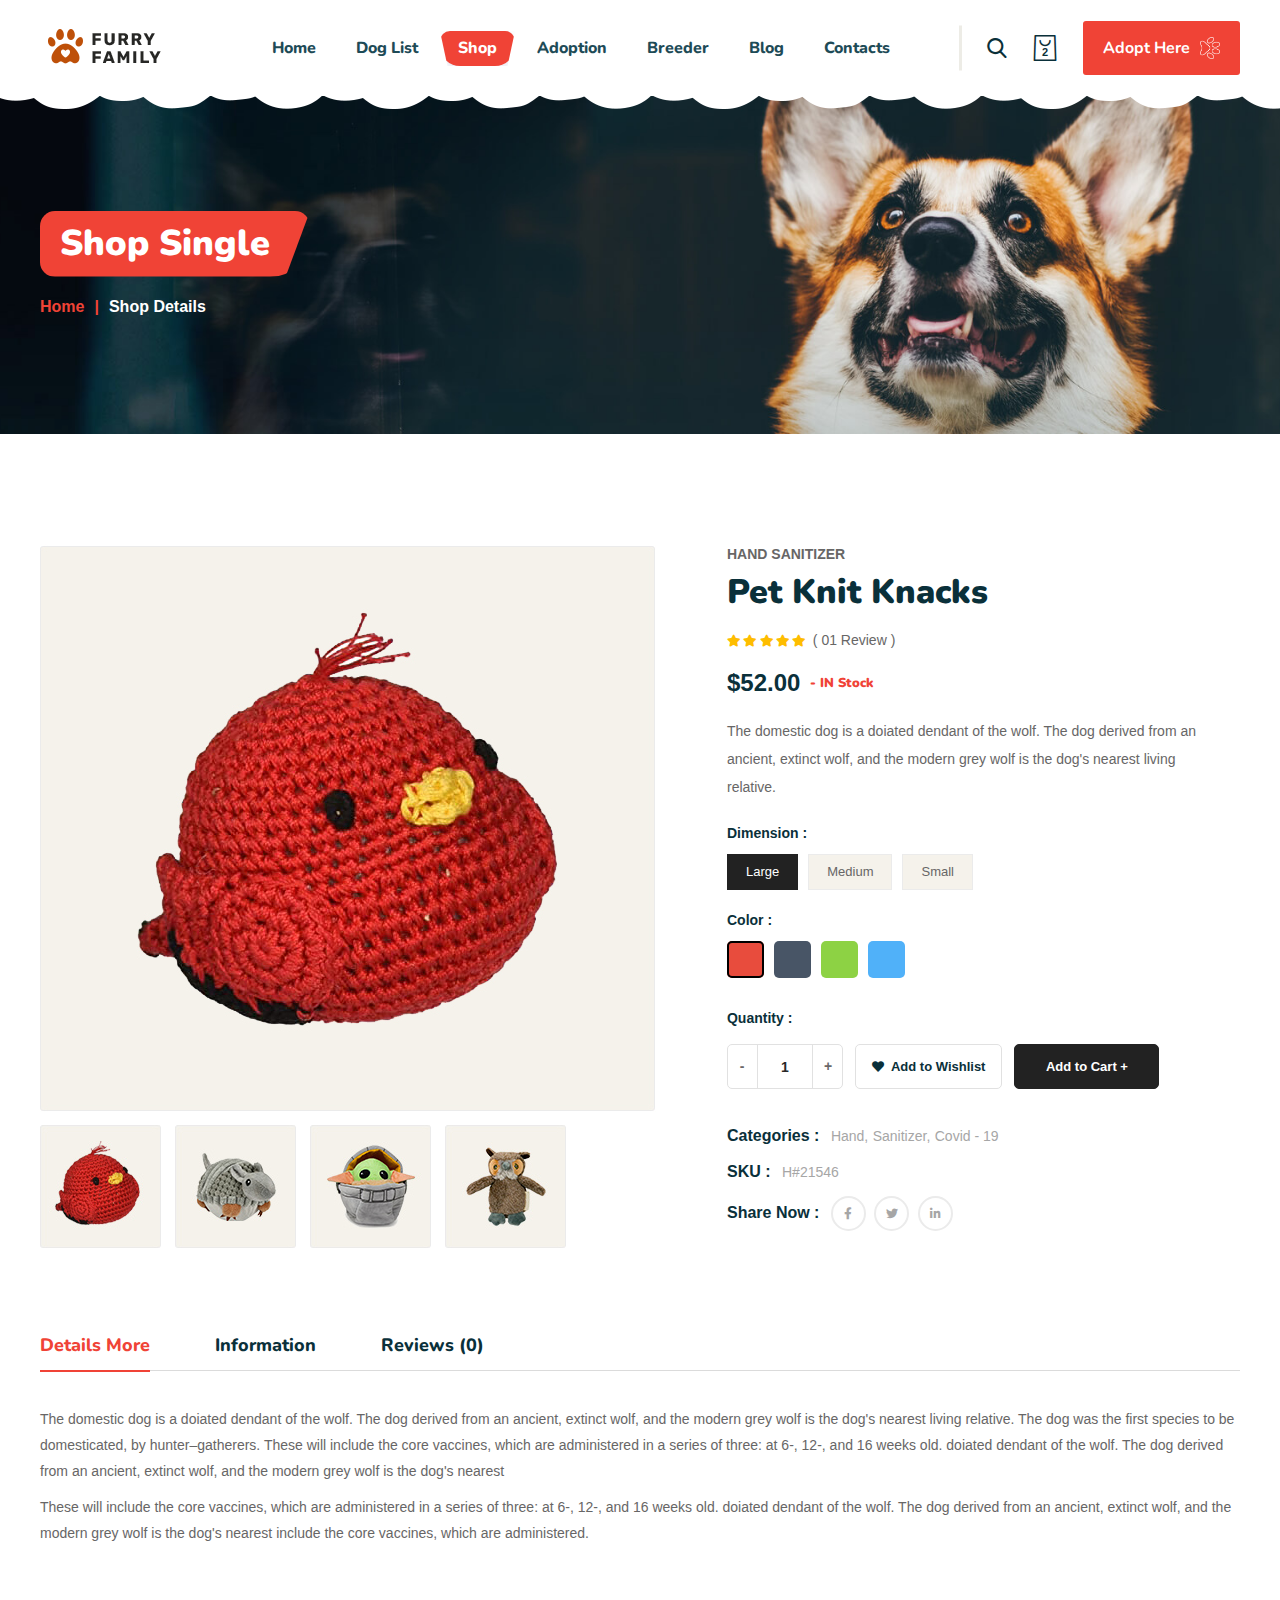
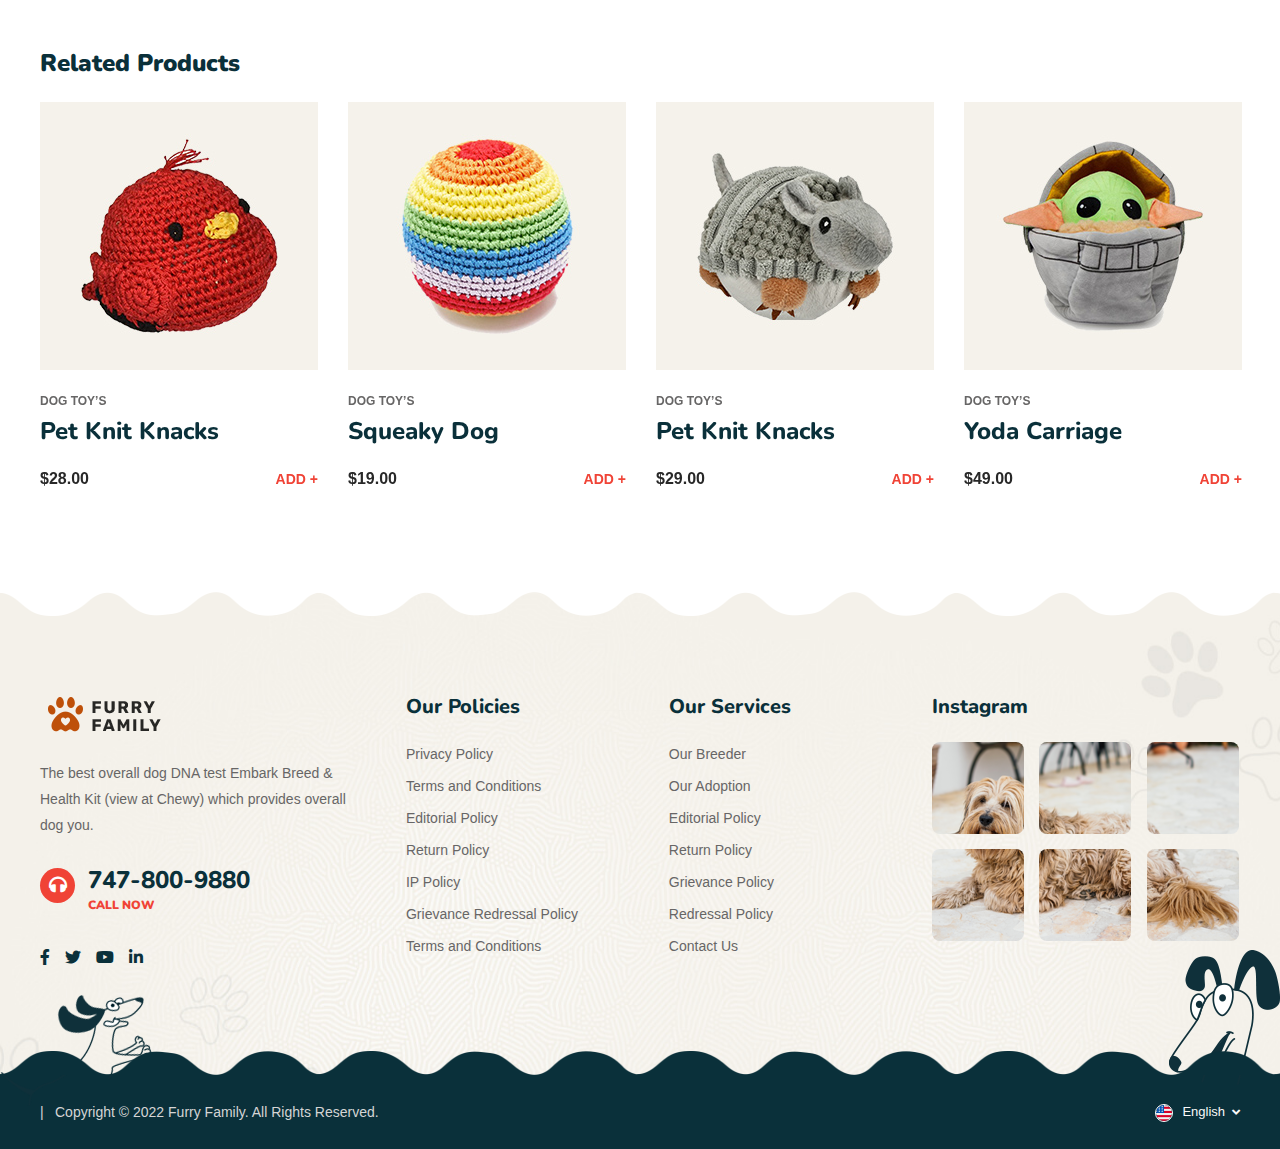
<file: shop-details.html>
<!doctype html>
<html class="no-js" lang="en">
    
<!-- Mirrored from themebeyond.com/pre/petco-prev/petco-live/shop-details.html by HTTrack Website Copier/3.x [XR&CO'2014], Tue, 07 Feb 2023 10:06:03 GMT -->
<head>
        <meta charset="utf-8">
        <meta http-equiv="x-ua-compatible" content="ie=edge">
        <title>Furry Family</title>
        <meta name="description" content="">
        <meta name="viewport" content="width=device-width, initial-scale=1">

		<link rel="shortcut icon" type="image/x-icon" href="img/favicon.png">
        <!-- Place favicon.ico in the root directory -->

		<!-- CSS here -->
        <link rel="stylesheet" href="css/bootstrap.min.css">
        <link rel="stylesheet" href="css/animate.min.css">
        <link rel="stylesheet" href="css/magnific-popup.css">
        <link rel="stylesheet" href="css/fontawesome-all.min.css">
        <link rel="stylesheet" href="css/owl.carousel.min.css">
        <link rel="stylesheet" href="css/nice-select.css">
        <link rel="stylesheet" href="css/flaticon.css">
        <link rel="stylesheet" href="css/odometer.css">
        <link rel="stylesheet" href="css/jquery-ui.css">
        <link rel="stylesheet" href="css/slick.css">
        <link rel="stylesheet" href="css/default.css">
        <link rel="stylesheet" href="css/style.css">
        <link rel="stylesheet" href="css/responsive.css">
    </head>
    <body>

        <!-- Preloader -->
        <div id="preloader">
            <img src="img/preloader.gif" alt="">
        </div>
        <!-- Preloader-end -->

		<!-- Scroll-top -->
        <button class="scroll-top scroll-to-target" data-target="html">
            <i class="fas fa-angle-up"></i>
        </button>
        <!-- Scroll-top-end-->

        <!-- header-area -->
        <header>
            <div id="sticky-header" class="menu-area">
                <div class="container custom-container">
                    <div class="row">
                        <div class="col-12">
                            <div class="mobile-nav-toggler"><i class="fas fa-bars"></i></div>
                            <div class="menu-wrap">
                                <nav class="menu-nav show">
                                    <div class="logo"><a href="index.html"><img src="img/logo/logo.png" alt=""></a></div>
                                    <div class="navbar-wrap main-menu d-none d-lg-flex">
                                        <ul class="navigation">
                                            <li class="menu-item-has-children"><a href="index.html">Home</a>
                                                <ul class="submenu">
                                                    <li><a href="index.html">Home One</a></li>
                                                    <li><a href="index-2.html">Home Two</a></li>
                                                </ul>
                                            </li>
                                            <li><a href="dog-list.html">Dog List</a></li>
                                            <li class="active menu-item-has-children"><a href="shop.html">Shop</a>
                                                <ul class="submenu">
                                                    <li><a href="shop.html">Our Shop</a></li>
                                                    <li class="active"><a href="shop-details.html">Shop Details</a></li>
                                                </ul>
                                            </li>
                                            <li><a href="adoption.html">Adoption</a></li>
                                            <li class="menu-item-has-children"><a href="breeder.html">Breeder</a>
                                                <ul class="submenu">
                                                    <li><a href="breeder.html">Our Breeder</a></li>
                                                    <li><a href="breeder-details.html">Breeder Details</a></li>
                                                </ul>
                                            </li>
                                            <li class="menu-item-has-children"><a href="blog.html">Blog</a>
                                                <ul class="submenu">
                                                    <li><a href="blog.html">Our Blog</a></li>
                                                    <li><a href="blog-details.html">Blog Details</a></li>
                                                </ul>
                                            </li>
                                            <li><a href="contact.html">contacts</a></li>
                                        </ul>
                                    </div>
                                    <div class="header-action d-none d-md-block">
                                        <ul>
                                            <li class="header-search"><a href="#"><i class="flaticon-search"></i></a></li>
                                            <li class="header-shop-cart"><a href="#"><i class="flaticon-shopping-bag"></i><span>2</span></a>
                                                <ul class="minicart">
                                                    <li class="d-flex align-items-start">
                                                        <div class="cart-img">
                                                            <a href="#"><img src="img/product/cart_p01.jpg" alt=""></a>
                                                        </div>
                                                        <div class="cart-content">
                                                            <h4><a href="#">The King Charles Spaniel</a></h4>
                                                            <div class="cart-price">
                                                                <span class="new">$229.9</span>
                                                                <span><del>$229.9</del></span>
                                                            </div>
                                                        </div>
                                                        <div class="del-icon">
                                                            <a href="#"><i class="far fa-trash-alt"></i></a>
                                                        </div>
                                                    </li>
                                                    <li class="d-flex align-items-start">
                                                        <div class="cart-img">
                                                            <a href="#"><img src="img/product/cart_p02.jpg" alt=""></a>
                                                        </div>
                                                        <div class="cart-content">
                                                            <h4><a href="#">The Labrador Retriever</a></h4>
                                                            <div class="cart-price">
                                                                <span class="new">$229.9</span>
                                                                <span><del>$229.9</del></span>
                                                            </div>
                                                        </div>
                                                        <div class="del-icon">
                                                            <a href="#"><i class="far fa-trash-alt"></i></a>
                                                        </div>
                                                    </li>
                                                    <li>
                                                        <div class="total-price">
                                                            <span class="f-left">Total:</span>
                                                            <span class="f-right">$239.9</span>
                                                        </div>
                                                    </li>
                                                    <li>
                                                        <div class="checkout-link">
                                                            <a href="#">Shopping Cart</a>
                                                            <a class="black-color" href="#">Checkout</a>
                                                        </div>
                                                    </li>
                                                </ul>
                                            </li>
                                            <li class="header-btn"><a href="#" class="btn">Adopt Here <img src="img/icon/w_pawprint.png" alt=""></a></li>
                                        </ul>
                                    </div>
                                </nav>
                            </div>
                            <!-- Mobile Menu  -->
                            <div class="mobile-menu">
                                <nav class="menu-box">
                                    <div class="close-btn"><i class="fas fa-times"></i></div>
                                    <div class="nav-logo"><a href="index.html"><img src="img/logo/logo.png" alt="" title=""></a>
                                    </div>
                                    <div class="menu-outer">
                                        <!--Here Menu Will Come Automatically Via Javascript / Same Menu as in Header-->
                                    </div>
                                    <div class="social-links">
                                        <ul class="clearfix">
                                            <li><a href="#"><span class="fab fa-twitter"></span></a></li>
                                            <li><a href="#"><span class="fab fa-facebook-square"></span></a></li>
                                            <li><a href="#"><span class="fab fa-pinterest-p"></span></a></li>
                                            <li><a href="#"><span class="fab fa-instagram"></span></a></li>
                                            <li><a href="#"><span class="fab fa-youtube"></span></a></li>
                                        </ul>
                                    </div>
                                </nav>
                            </div>
                            <div class="menu-backdrop"></div>
                            <!-- End Mobile Menu -->
                        </div>
                    </div>
                </div>
                <div class="header-shape" data-background="img/bg/header_shape.png"></div>
            </div>
            <!-- header-search -->
            <div class="search-popup-wrap" tabindex="-1" role="dialog" aria-hidden="true">
                <div class="search-close">
                    <span><i class="fas fa-times"></i></span>
                </div>
                <div class="search-wrap text-center">
                    <div class="container">
                        <div class="row">
                            <div class="col-12">
                                <h2 class="title">... Search Here ...</h2>
                                <div class="search-form">
                                    <form action="#">
                                        <input type="text" name="search" placeholder="Type keywords here">
                                        <button class="search-btn"><i class="fas fa-search"></i></button>
                                    </form>
                                </div>
                            </div>
                        </div>
                    </div>
                </div>
            </div>
            <!-- header-search-end -->
        </header>
        <!-- header-area-end -->


        <!-- main-area -->
        <main>

            <!-- breadcrumb-area -->
            <section class="breadcrumb-area breadcrumb-bg" data-background="img/bg/breadcrumb_bg.jpg">
                <div class="container">
                    <div class="row">
                        <div class="col-12">
                            <div class="breadcrumb-content">
                                <h2 class="title">Shop Single</h2>
                                <nav aria-label="breadcrumb">
                                    <ol class="breadcrumb">
                                        <li class="breadcrumb-item"><a href="index.html">Home</a></li>
                                        <li class="breadcrumb-item active" aria-current="page">Shop Details</li>
                                    </ol>
                                </nav>
                            </div>
                        </div>
                    </div>
                </div>
            </section>
            <!-- breadcrumb-area-end -->

            <!-- shop-details-area -->
            <section class="shop-details-area pt-110 pb-50">
                <div class="container">
                    <div class="shop-details-wrap">
                        <div class="row">
                            <div class="col-7">
                                <div class="shop-details-img-wrap">
                                    <div class="tab-content" id="myTabContent">
                                        <div class="tab-pane show active" id="item-one" role="tabpanel" aria-labelledby="item-one-tab">
                                            <div class="shop-details-img">
                                                <img src="img/product/shop_details01.jpg" alt="">
                                            </div>
                                        </div>
                                        <div class="tab-pane" id="item-two" role="tabpanel" aria-labelledby="item-two-tab">
                                            <div class="shop-details-img">
                                                <img src="img/product/shop_details02.jpg" alt="">
                                            </div>
                                        </div>
                                        <div class="tab-pane" id="item-three" role="tabpanel" aria-labelledby="item-three-tab">
                                            <div class="shop-details-img">
                                                <img src="img/product/shop_details03.jpg" alt="">
                                            </div>
                                        </div>
                                        <div class="tab-pane" id="item-four" role="tabpanel" aria-labelledby="item-four-tab">
                                            <div class="shop-details-img">
                                                <img src="img/product/shop_details04.jpg" alt="">
                                            </div>
                                        </div>
                                    </div>
                                </div>
                                <div class="shop-details-nav-wrap">
                                    <ul class="nav nav-tabs" id="myTab" role="tablist">
                                        <li class="nav-item" role="presentation">
                                            <a class="nav-link active" id="item-one-tab" data-toggle="tab" href="#item-one" role="tab"
                                                aria-controls="item-one" aria-selected="true"><img src="img/product/shop_nav_img01.jpg" alt=""></a>
                                        </li>
                                        <li class="nav-item" role="presentation">
                                            <a class="nav-link" id="item-two-tab" data-toggle="tab" href="#item-two" role="tab" aria-controls="item-two"
                                                aria-selected="false"><img src="img/product/shop_nav_img02.jpg" alt=""></a>
                                        </li>
                                        <li class="nav-item" role="presentation">
                                            <a class="nav-link" id="item-three-tab" data-toggle="tab" href="#item-three" role="tab"
                                                aria-controls="item-three" aria-selected="false"><img src="img/product/shop_nav_img03.jpg" alt=""></a>
                                        </li>
                                        <li class="nav-item" role="presentation">
                                            <a class="nav-link" id="item-four-tab" data-toggle="tab" href="#item-four" role="tab"
                                                aria-controls="item-four" aria-selected="false"><img src="img/product/shop_nav_img04.jpg" alt=""></a>
                                        </li>
                                    </ul>
                                </div>
                            </div>
                            <div class="col-5">
                                <div class="shop-details-content">
                                    <span>hand sanitizer</span>
                                    <h2 class="title">Pet Knit Knacks</h2>
                                    <div class="shop-details-review">
                                        <div class="rating">
                                            <i class="fas fa-star"></i>
                                            <i class="fas fa-star"></i>
                                            <i class="fas fa-star"></i>
                                            <i class="fas fa-star"></i>
                                            <i class="fas fa-star"></i>
                                        </div>
                                        <span>( 01 Review )</span>
                                    </div>
                                    <div class="shop-details-price">
                                        <h2 class="price">$52.00</h2>
                                        <h5 class="stock-status">- IN Stock</h5>
                                    </div>
                                    <p>The domestic dog is a doiated dendant of the wolf. The dog derived from an ancient, extinct wolf, and the modern grey wolf is the dog's nearest living relative.</p>
                                    <div class="shop-details-dimension">
                                        <span>Dimension :</span>
                                        <ul>
                                            <li class="active"><a href="#">Large</a></li>
                                            <li><a href="#">Medium</a></li>
                                            <li><a href="#">Small</a></li>
                                        </ul>
                                    </div>
                                    <div class="shop-details-color">
                                        <span>Color :</span>
                                        <ul>
                                            <li class="active"></li>
                                            <li class="black"></li>
                                            <li class="green"></li>
                                            <li class="blue"></li>
                                        </ul>
                                    </div>
                                    <div class="shop-details-quantity">
                                        <span>Quantity :</span>
                                        <div class="cart-plus-minus">
                                            <input type="text" value="1">
                                        </div>
                                        <a href="shop-details.html" class="wishlist-btn"><i class="fas fa-heart"></i> Add to Wishlist</a>
                                        <a href="shop-details.html" class="cart-btn">Add to Cart +</a>
                                    </div>
                                    <div class="shop-details-bottom">
                                        <ul>
                                            <li class="sd-category">
                                                <span class="title">Categories :</span>
                                                <a href="shop.html">Hand,</a>
                                                <a href="shop.html">Sanitizer,</a>
                                                <a href="shop.html">Covid - 19</a>
                                            </li>
                                            <li class="sd-sku">
                                                <span class="title">SKU :</span>
                                                <a href="shop.html">H#21546</a>
                                            </li>
                                            <li class="sd-share">
                                                <span class="title">Share Now :</span>
                                                <a href="#"><i class="fab fa-facebook-f"></i></a>
                                                <a href="#"><i class="fab fa-twitter"></i></a>
                                                <a href="#"><i class="fab fa-linkedin-in"></i></a>
                                            </li>
                                        </ul>
                                    </div>
                                </div>
                            </div>
                        </div>
                    </div>
                    <div class="row">
                        <div class="col-12">
                            <div class="product-desc-wrap">
                                <ul class="nav nav-tabs" id="myTabTwo" role="tablist">
                                    <li class="nav-item">
                                        <a class="nav-link active" id="details-tab" data-toggle="tab" href="#details" role="tab"
                                            aria-controls="details" aria-selected="true">Details More</a>
                                    </li>
                                    <li class="nav-item">
                                        <a class="nav-link" id="val-tab" data-toggle="tab" href="#val" role="tab" aria-controls="val"
                                            aria-selected="false">Information</a>
                                    </li>
                                    <li class="nav-item">
                                        <a class="nav-link" id="review-tab" data-toggle="tab" href="#review" role="tab"
                                            aria-controls="review" aria-selected="false">Reviews (0)</a>
                                    </li>
                                </ul>
                                <div class="tab-content" id="myTabContentTwo">
                                    <div class="tab-pane fade show active" id="details" role="tabpanel" aria-labelledby="details-tab">
                                        <div class="product-desc-content">
                                            <p>The domestic dog is a doiated dendant of the wolf. The dog derived from an ancient, extinct wolf, and the modern grey wolf is the dog's nearest living relative. The dog was the first species to be domesticated, by hunter–gatherers. These will include the core vaccines, which are administered in a series of three: at 6-, 12-, and 16 weeks old. doiated dendant of the wolf. The dog derived from an ancient, extinct wolf, and the modern grey wolf is the dog's nearest</p>
                                            <p>These will include the core vaccines, which are administered in a series of three: at 6-, 12-, and 16 weeks old. doiated dendant of the wolf. The dog derived from an ancient, extinct wolf, and the modern grey wolf is the dog's nearest include the core vaccines, which are administered.</p>
                                        </div>
                                    </div>
                                    <div class="tab-pane fade" id="val" role="tabpanel" aria-labelledby="val-tab">
                                        <div class="product-desc-info">
                                            <div class="row">
                                                <div class="col-xl-3 col-md-5">
                                                    <div class="product-desc-img">
                                                        <img src="img/product/desc_img.jpg" alt="">
                                                    </div>
                                                </div>
                                                <div class="col-xl-9 col-md-7">
                                                    <h5 class="small-title">100% Knit Knacks</h5>
                                                    <p>Cramond Leopard & Pythong Print Anorak Jacket In Beige but also the leap into
                                                        electronic typesetting, remaining lorem Ipsum is simply dummy text of the printing and typesetting industry. Lorem ipsum has been the industry's standard dummy text ever since the 1500s, when an unknown printer took a galley of type and scrambled it to make a type specimen book.</p>
                                                    <ul class="product-desc-list">
                                                        <li>65% poly, 35% rayon</li>
                                                        <li>Partially lined</li>
                                                        <li>Hidden front button closure with keyhole accents</li>
                                                        <li>Button cuff sleeves</li>
                                                        <li>Lightweight semi-sheer fabrication</li>
                                                        <li>Made in USA</li>
                                                    </ul>
                                                </div>
                                            </div>
                                        </div>
                                    </div>
                                    <div class="tab-pane fade" id="review" role="tabpanel" aria-labelledby="review-tab">
                                        <div class="product-desc-review">
                                            <div class="review-title mb-20">
                                                <h4 class="title">Customer Reviews (0)</h4>
                                            </div>
                                            <div class="left-rc">
                                                <p>No reviews yet</p>
                                            </div>
                                            <div class="right-rc">
                                                <a href="#">Write a review</a>
                                            </div>
                                        </div>
                                    </div>
                                </div>
                            </div>
                        </div>
                    </div>
                    <div class="related-products-wrap">
                        <h2 class="title">Related Products</h2>
                        <div class="row related-product-active">
                            <div class="col-lg-3">
                                <div class="shop-item mb-55">
                                    <div class="shop-thumb">
                                        <a href="shop-details.html"><img src="img/product/shop_item01.jpg" alt=""></a>
                                    </div>
                                    <div class="shop-content">
                                        <span>Dog toy’s</span>
                                        <h4 class="title"><a href="shop-details.html">Pet Knit Knacks</a></h4>
                                        <div class="shop-content-bottom">
                                            <span class="price">$28.00</span>
                                            <span class="add-cart"><a href="shop-details.html">ADD +</a></span>
                                        </div>
                                    </div>
                                </div>
                            </div>
                            <div class="col-lg-3">
                                <div class="shop-item mb-55">
                                    <div class="shop-thumb">
                                        <a href="shop-details.html"><img src="img/product/shop_item02.jpg" alt=""></a>
                                    </div>
                                    <div class="shop-content">
                                        <span>Dog toy’s</span>
                                        <h4 class="title"><a href="shop-details.html">Squeaky Dog</a></h4>
                                        <div class="shop-content-bottom">
                                            <span class="price">$19.00</span>
                                            <span class="add-cart"><a href="shop-details.html">ADD +</a></span>
                                        </div>
                                    </div>
                                </div>
                            </div>
                            <div class="col-lg-3">
                                <div class="shop-item mb-55">
                                    <div class="shop-thumb">
                                        <a href="shop-details.html"><img src="img/product/shop_item03.jpg" alt=""></a>
                                    </div>
                                    <div class="shop-content">
                                        <span>Dog toy’s</span>
                                        <h4 class="title"><a href="shop-details.html">Pet Knit Knacks</a></h4>
                                        <div class="shop-content-bottom">
                                            <span class="price">$29.00</span>
                                            <span class="add-cart"><a href="shop-details.html">ADD +</a></span>
                                        </div>
                                    </div>
                                </div>
                            </div>
                            <div class="col-lg-3">
                                <div class="shop-item mb-55">
                                    <div class="shop-thumb">
                                        <a href="shop-details.html"><img src="img/product/shop_item04.jpg" alt=""></a>
                                    </div>
                                    <div class="shop-content">
                                        <span>Dog toy’s</span>
                                        <h4 class="title"><a href="shop-details.html">Yoda Carriage</a></h4>
                                        <div class="shop-content-bottom">
                                            <span class="price">$49.00</span>
                                            <span class="add-cart"><a href="shop-details.html">ADD +</a></span>
                                        </div>
                                    </div>
                                </div>
                            </div>
                            <div class="col-lg-3">
                                <div class="shop-item mb-55">
                                    <div class="shop-thumb">
                                        <a href="shop-details.html"><img src="img/product/shop_item05.jpg" alt=""></a>
                                    </div>
                                    <div class="shop-content">
                                        <span>Dog toy’s</span>
                                        <h4 class="title"><a href="shop-details.html">Pet Carriage</a></h4>
                                        <div class="shop-content-bottom">
                                            <span class="price">$09.00</span>
                                            <span class="add-cart"><a href="shop-details.html">ADD +</a></span>
                                        </div>
                                    </div>
                                </div>
                            </div>
                        </div>
                    </div>
                </div>
            </section>
            <!-- shop-details-area-end -->

        </main>
        <!-- main-area-end -->


        <!-- footer-start -->
        <footer>
            <div class="footer-top-area footer-bg">
                <div class="container">
                    <div class="row justify-content-between">
                        <div class="col-3">
                            <div class="footer-widget">
                                <div class="f-logo">
                                    <a href="index.html"><img src="img/logo/logo.png" alt=""></a>
                                </div>
                                <div class="footer-text">
                                    <p>The best overall dog DNA test Embark Breed & Health Kit (view at Chewy) which provides overall dog you.</p>
                                </div>
                                <div class="footer-contact">
                                    <div class="icon"><i class="fas fa-headphones"></i></div>
                                    <div class="content">
                                        <h4 class="title"><a href="tel:0987654321">747-800-9880</a></h4>
                                        <span>Call Now</span>
                                    </div>
                                </div>
                                <div class="footer-social">
                                    <ul>
                                        <li><a href="#"><i class="fab fa-facebook-f"></i></a></li>
                                        <li><a href="#"><i class="fab fa-twitter"></i></a></li>
                                        <li><a href="#"><i class="fab fa-youtube"></i></a></li>
                                        <li><a href="#"><i class="fab fa-linkedin-in"></i></a></li>
                                    </ul>
                                </div>
                            </div>
                        </div>
                        <div class="col-2">
                            <div class="footer-widget">
                                <h4 class="fw-title">Our Policies</h4>
                                <div class="fw-link">
                                    <ul>
                                        <li><a href="contact.html">Privacy Policy</a></li>
                                        <li><a href="contact.html">Terms and Conditions</a></li>
                                        <li><a href="contact.html">Editorial Policy</a></li>
                                        <li><a href="contact.html">Return Policy</a></li>
                                        <li><a href="contact.html">IP Policy</a></li>
                                        <li><a href="contact.html">Grievance Redressal Policy</a></li>
                                        <li><a href="contact.html">Terms and Conditions</a></li>
                                    </ul>
                                </div>
                            </div>
                        </div>
                        <div class="col-2">
                            <div class="footer-widget">
                                <h4 class="fw-title">Our Services</h4>
                                <div class="fw-link">
                                    <ul>
                                        <li><a href="breeder.html">Our Breeder</a></li>
                                        <li><a href="adoption.html">Our Adoption</a></li>
                                        <li><a href="contact.html">Editorial Policy</a></li>
                                        <li><a href="contact.html">Return Policy</a></li>
                                        <li><a href="contact.html">Grievance Policy</a></li>
                                        <li><a href="contact.html">Redressal Policy</a></li>
                                        <li><a href="contact.html">Contact Us</a></li>
                                    </ul>
                                </div>
                            </div>
                        </div>
                        <div class="col-3">
                            <div class="footer-widget">
                                <h4 class="fw-title">Instagram</h4>
                                <div class="fw-insta">
                                    <ul>
                                        <li><a href="#"><img src="img/images/insta_img01.png" alt=""></a></li>
                                        <li><a href="#"><img src="img/images/insta_img02.png" alt=""></a></li>
                                        <li><a href="#"><img src="img/images/insta_img03.png" alt=""></a></li>
                                        <li><a href="#"><img src="img/images/insta_img04.png" alt=""></a></li>
                                        <li><a href="#"><img src="img/images/insta_img05.png" alt=""></a></li>
                                        <li><a href="#"><img src="img/images/insta_img06.png" alt=""></a></li>
                                    </ul>
                                </div>
                            </div>
                        </div>
                    </div>
                </div>
                <div class="footer-shape"><img src="img/images/footer_shape01.png" alt=""></div>
                <div class="footer-shape shape-two"><img src="img/images/footer_shape02.png" alt=""></div>
            </div>
            <div class="copyright-area">
                <div class="container">
                    <div class="row">
                        <div class="col-md-8">
                            <div class="copyright-text">
                                <p>Copyright &copy; 2022 Furry Family. All Rights Reserved.</p>
                            </div>
                        </div>
                        <div class="col-md-4 d-none d-md-block">
                            <div class="footer-lang">
                                <div class="dropdown">
                                    <button class="dropdown-toggle" type="button" id="dropdownMenuButton2" data-toggle="dropdown"
                                        aria-haspopup="true" aria-expanded="false">
                                        <img src="img/icon/united-states.png" alt=""> English
                                    </button>
                                    <div class="dropdown-menu" aria-labelledby="dropdownMenuButton2">
                                        <a class="dropdown-item" href="index.html"><img src="img/icon/russia.png" alt="">Russia</a>
                                        <a class="dropdown-item" href="index.html"><img src="img/icon/thailand.png" alt="">Thailand</a>
                                        <a class="dropdown-item" href="index.html"><img src="img/icon/india.png" alt="">India</a>
                                    </div>
                                </div>
                            </div>
                        </div>
                    </div>
                </div>
            </div>
        </footer>
        <!-- footer-end -->





		<!-- JS here -->
        <script src="js/vendor/jquery-3.6.0.min.js"></script>
        <script src="js/bootstrap.min.js"></script>
        <script src="js/isotope.pkgd.min.js"></script>
        <script src="js/imagesloaded.pkgd.min.js"></script>
        <script src="js/jquery.magnific-popup.min.js"></script>
        <script src="js/owl.carousel.min.js"></script>
        <script src="js/jquery.odometer.min.js"></script>
        <script src="js/jquery.nice-select.min.js"></script>
        <script src="js/jquery-ui.min.js"></script>
        <script src="js/jquery.appear.js"></script>
        <script src="js/slick.min.js"></script>
        <script src="js/wow.min.js"></script>
        <script src="js/plugins.js"></script>
        <script src="js/main.js"></script>
    </body>

<!-- Mirrored from themebeyond.com/pre/petco-prev/petco-live/shop-details.html by HTTrack Website Copier/3.x [XR&CO'2014], Tue, 07 Feb 2023 10:06:16 GMT -->
</html>
</file>
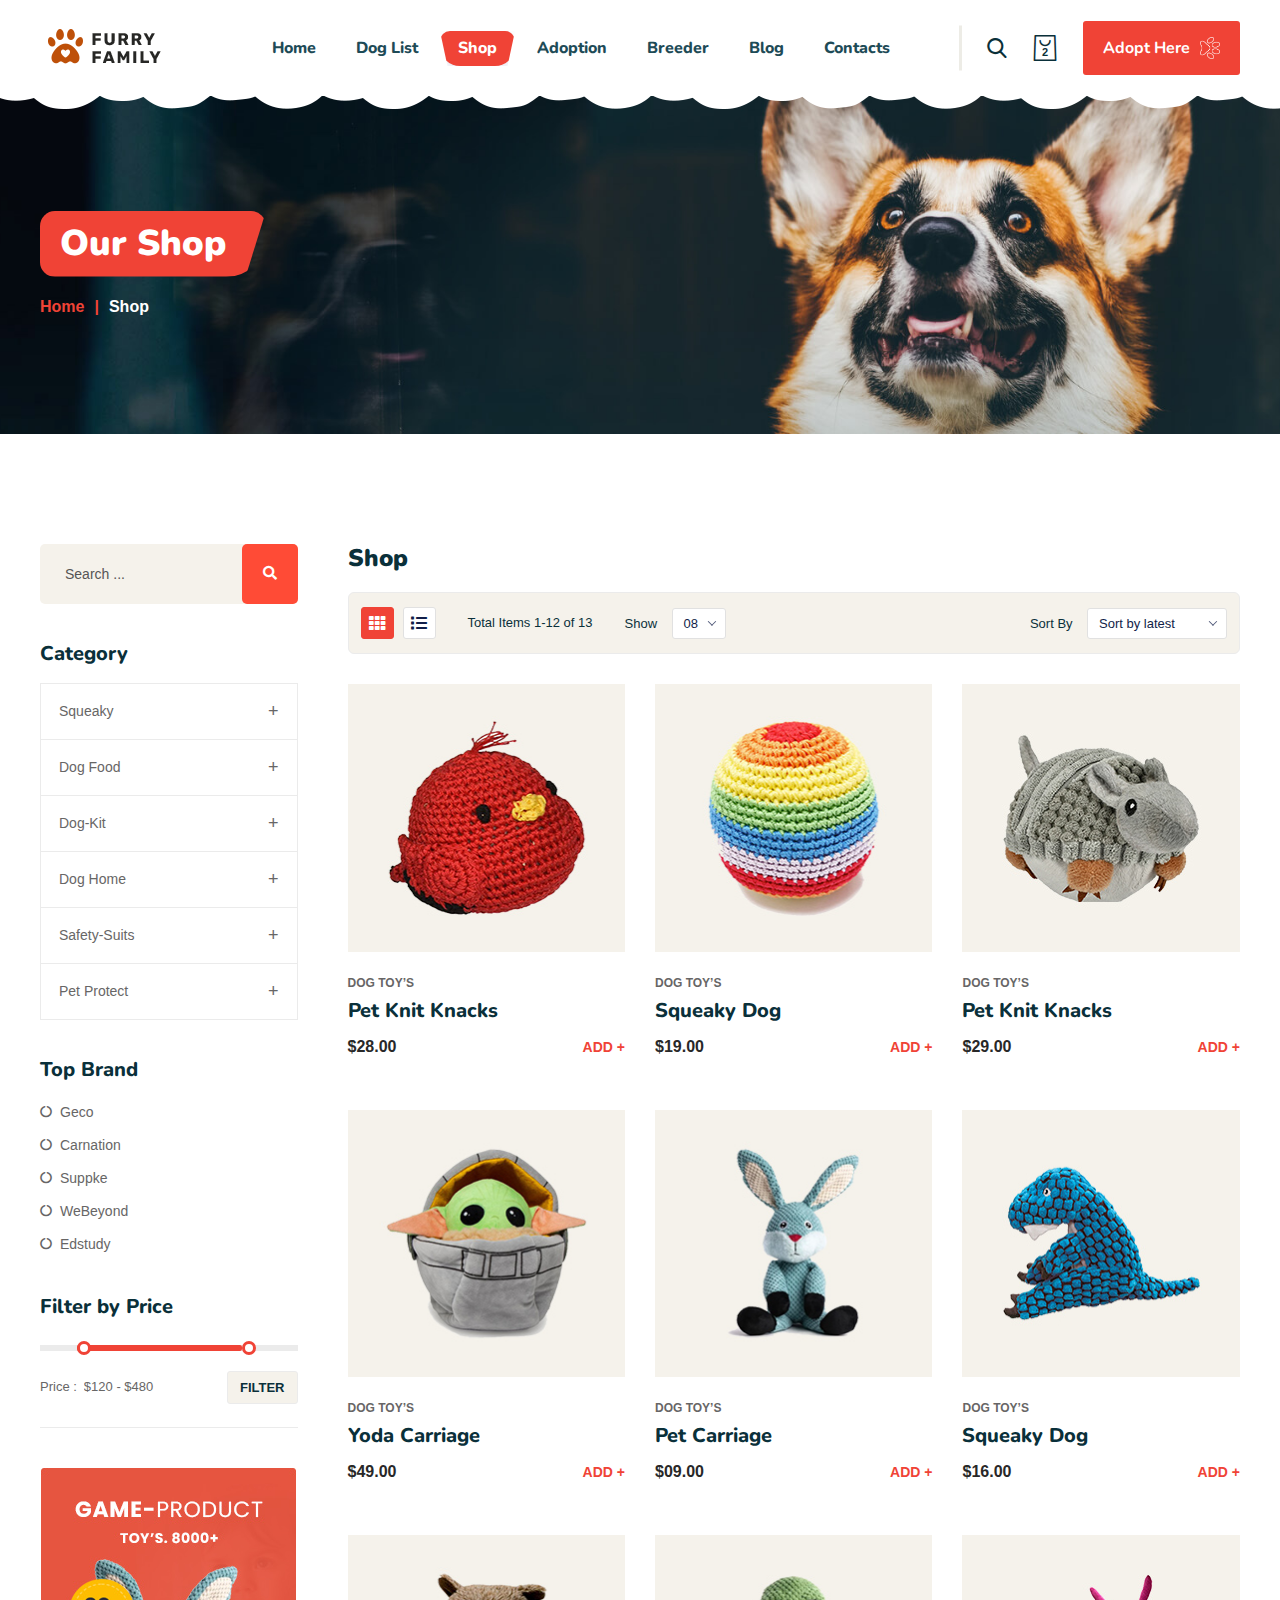
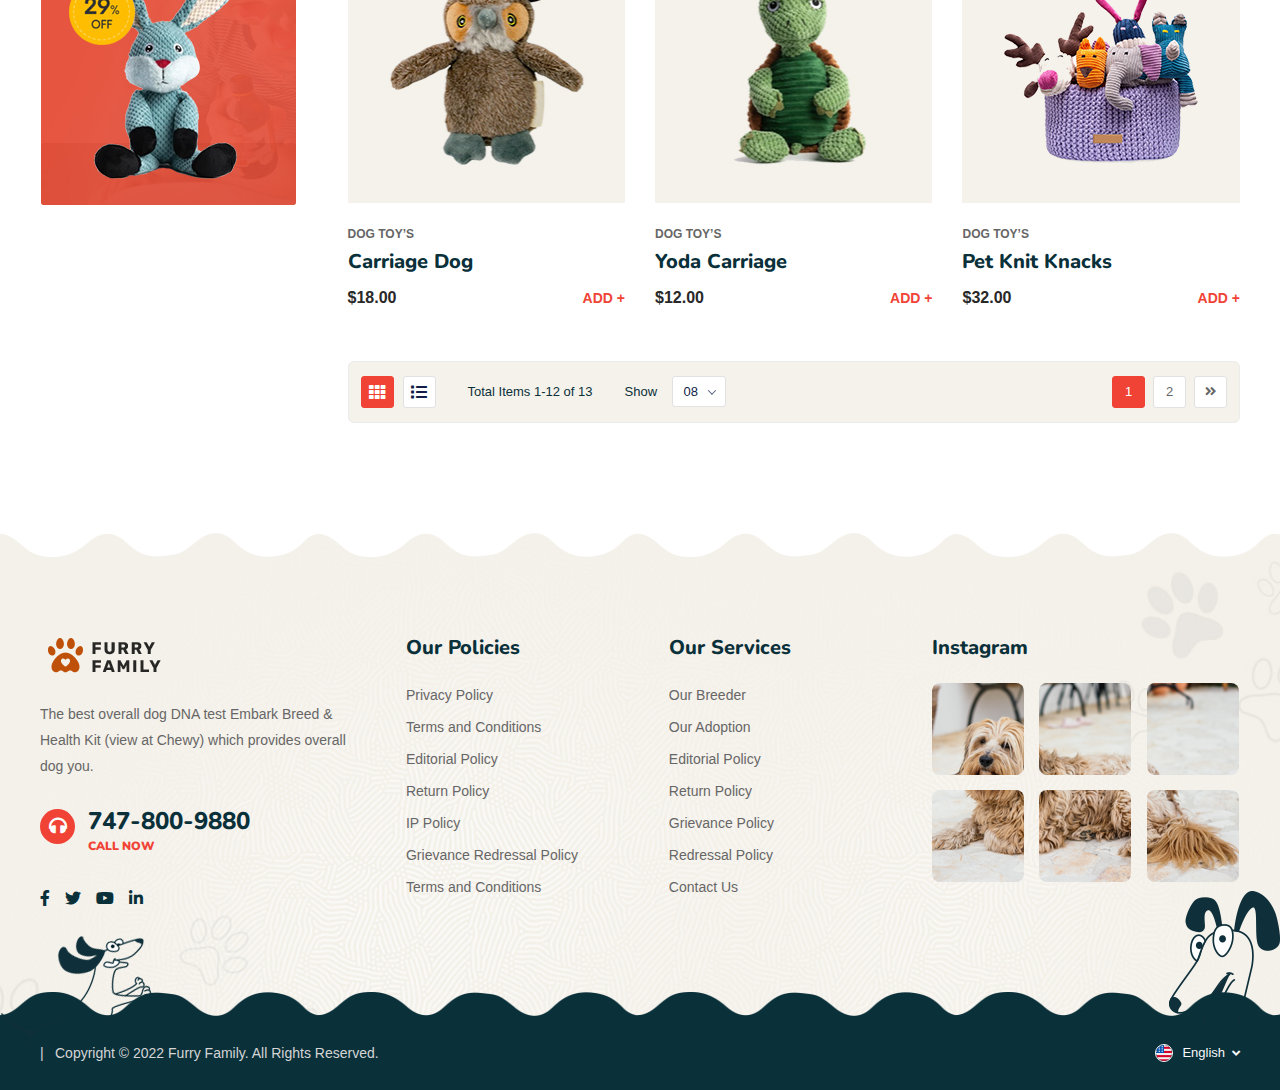
<file: shop.html>
<!doctype html>
<html class="no-js" lang="en">
    
<!-- Mirrored from themebeyond.com/pre/petco-prev/petco-live/shop.html by HTTrack Website Copier/3.x [XR&CO'2014], Tue, 07 Feb 2023 10:05:45 GMT -->
<head>
        <meta charset="utf-8">
        <meta http-equiv="x-ua-compatible" content="ie=edge">
        <title>Furry Family</title>
        <meta name="description" content="">
        <meta name="viewport" content="width=device-width, initial-scale=1">

		<link rel="shortcut icon" type="image/x-icon" href="img/favicon.png">
        <!-- Place favicon.ico in the root directory -->

		<!-- CSS here -->
        <link rel="stylesheet" href="css/bootstrap.min.css">
        <link rel="stylesheet" href="css/animate.min.css">
        <link rel="stylesheet" href="css/magnific-popup.css">
        <link rel="stylesheet" href="css/fontawesome-all.min.css">
        <link rel="stylesheet" href="css/owl.carousel.min.css">
        <link rel="stylesheet" href="css/nice-select.css">
        <link rel="stylesheet" href="css/flaticon.css">
        <link rel="stylesheet" href="css/odometer.css">
        <link rel="stylesheet" href="css/jquery-ui.css">
        <link rel="stylesheet" href="css/slick.css">
        <link rel="stylesheet" href="css/default.css">
        <link rel="stylesheet" href="css/style.css">
        <link rel="stylesheet" href="css/responsive.css">
    </head>
    <body>

        <!-- Preloader -->
        <div id="preloader">
            <img src="img/preloader.gif" alt="">
        </div>
        <!-- Preloader-end -->

		<!-- Scroll-top -->
        <button class="scroll-top scroll-to-target" data-target="html">
            <i class="fas fa-angle-up"></i>
        </button>
        <!-- Scroll-top-end-->

        <!-- header-area -->
        <header>
            <div id="sticky-header" class="menu-area">
                <div class="container custom-container">
                    <div class="row">
                        <div class="col-12">
                            <div class="mobile-nav-toggler"><i class="fas fa-bars"></i></div>
                            <div class="menu-wrap">
                                <nav class="menu-nav show">
                                    <div class="logo"><a href="index.html"><img src="img/logo/logo.png" alt=""></a></div>
                                    <div class="navbar-wrap main-menu d-none d-lg-flex">
                                        <ul class="navigation">
                                            <li class="menu-item-has-children"><a href="index.html">Home</a>
                                                <ul class="submenu">
                                                    <li><a href="index.html">Home One</a></li>
                                                    <li><a href="index-2.html">Home Two</a></li>
                                                </ul>
                                            </li>
                                            <li><a href="dog-list.html">Dog List</a></li>
                                            <li class="active menu-item-has-children"><a href="shop.html">Shop</a>
                                                <ul class="submenu">
                                                    <li class="active"><a href="shop.html">Our Shop</a></li>
                                                    <li><a href="shop-details.html">Shop Details</a></li>
                                                </ul>
                                            </li>
                                            <li><a href="adoption.html">Adoption</a></li>
                                            <li class="menu-item-has-children"><a href="breeder.html">Breeder</a>
                                                <ul class="submenu">
                                                    <li><a href="breeder.html">Our Breeder</a></li>
                                                    <li><a href="breeder-details.html">Breeder Details</a></li>
                                                </ul>
                                            </li>
                                            <li class="menu-item-has-children"><a href="blog.html">Blog</a>
                                                <ul class="submenu">
                                                    <li><a href="blog.html">Our Blog</a></li>
                                                    <li><a href="blog-details.html">Blog Details</a></li>
                                                </ul>
                                            </li>
                                            <li><a href="contact.html">contacts</a></li>
                                        </ul>
                                    </div>
                                    <div class="header-action d-none d-md-block">
                                        <ul>
                                            <li class="header-search"><a href="#"><i class="flaticon-search"></i></a></li>
                                            <li class="header-shop-cart"><a href="#"><i class="flaticon-shopping-bag"></i><span>2</span></a>
                                                <ul class="minicart">
                                                    <li class="d-flex align-items-start">
                                                        <div class="cart-img">
                                                            <a href="#"><img src="img/product/cart_p01.jpg" alt=""></a>
                                                        </div>
                                                        <div class="cart-content">
                                                            <h4><a href="#">The King Charles Spaniel</a></h4>
                                                            <div class="cart-price">
                                                                <span class="new">$229.9</span>
                                                                <span><del>$229.9</del></span>
                                                            </div>
                                                        </div>
                                                        <div class="del-icon">
                                                            <a href="#"><i class="far fa-trash-alt"></i></a>
                                                        </div>
                                                    </li>
                                                    <li class="d-flex align-items-start">
                                                        <div class="cart-img">
                                                            <a href="#"><img src="img/product/cart_p02.jpg" alt=""></a>
                                                        </div>
                                                        <div class="cart-content">
                                                            <h4><a href="#">The Labrador Retriever</a></h4>
                                                            <div class="cart-price">
                                                                <span class="new">$229.9</span>
                                                                <span><del>$229.9</del></span>
                                                            </div>
                                                        </div>
                                                        <div class="del-icon">
                                                            <a href="#"><i class="far fa-trash-alt"></i></a>
                                                        </div>
                                                    </li>
                                                    <li>
                                                        <div class="total-price">
                                                            <span class="f-left">Total:</span>
                                                            <span class="f-right">$239.9</span>
                                                        </div>
                                                    </li>
                                                    <li>
                                                        <div class="checkout-link">
                                                            <a href="#">Shopping Cart</a>
                                                            <a class="black-color" href="#">Checkout</a>
                                                        </div>
                                                    </li>
                                                </ul>
                                            </li>
                                            <li class="header-btn"><a href="#" class="btn">Adopt Here <img src="img/icon/w_pawprint.png" alt=""></a></li>
                                        </ul>
                                    </div>
                                </nav>
                            </div>
                            <!-- Mobile Menu  -->
                            <div class="mobile-menu">
                                <nav class="menu-box">
                                    <div class="close-btn"><i class="fas fa-times"></i></div>
                                    <div class="nav-logo"><a href="index.html"><img src="img/logo/logo.png" alt="" title=""></a>
                                    </div>
                                    <div class="menu-outer">
                                        <!--Here Menu Will Come Automatically Via Javascript / Same Menu as in Header-->
                                    </div>
                                    <div class="social-links">
                                        <ul class="clearfix">
                                            <li><a href="#"><span class="fab fa-twitter"></span></a></li>
                                            <li><a href="#"><span class="fab fa-facebook-square"></span></a></li>
                                            <li><a href="#"><span class="fab fa-pinterest-p"></span></a></li>
                                            <li><a href="#"><span class="fab fa-instagram"></span></a></li>
                                            <li><a href="#"><span class="fab fa-youtube"></span></a></li>
                                        </ul>
                                    </div>
                                </nav>
                            </div>
                            <div class="menu-backdrop"></div>
                            <!-- End Mobile Menu -->
                        </div>
                    </div>
                </div>
                <div class="header-shape" data-background="img/bg/header_shape.png"></div>
            </div>
            <!-- header-search -->
            <div class="search-popup-wrap" tabindex="-1" role="dialog" aria-hidden="true">
                <div class="search-close">
                    <span><i class="fas fa-times"></i></span>
                </div>
                <div class="search-wrap text-center">
                    <div class="container">
                        <div class="row">
                            <div class="col-12">
                                <h2 class="title">... Search Here ...</h2>
                                <div class="search-form">
                                    <form action="#">
                                        <input type="text" name="search" placeholder="Type keywords here">
                                        <button class="search-btn"><i class="fas fa-search"></i></button>
                                    </form>
                                </div>
                            </div>
                        </div>
                    </div>
                </div>
            </div>
            <!-- header-search-end -->
        </header>
        <!-- header-area-end -->


        <!-- main-area -->
        <main>

            <!-- breadcrumb-area -->
            <section class="breadcrumb-area breadcrumb-bg" data-background="img/bg/breadcrumb_bg.jpg">
                <div class="container">
                    <div class="row">
                        <div class="col-12">
                            <div class="breadcrumb-content">
                                <h2 class="title">Our Shop</h2>
                                <nav aria-label="breadcrumb">
                                    <ol class="breadcrumb">
                                        <li class="breadcrumb-item"><a href="index.html">Home</a></li>
                                        <li class="breadcrumb-item active" aria-current="page">Shop</li>
                                    </ol>
                                </nav>
                            </div>
                        </div>
                    </div>
                </div>
            </section>
            <!-- breadcrumb-area-end -->

            <!-- shop-area -->
            <div class="shop-area pt-110 pb-110">
                <div class="container">
                    <div class="row justify-content-center">
                        <div class="col-lg-3 col-md-8 order-2 order-lg-0">
                            <aside class="shop-sidebar">
                                <div class="widget">
                                    <div class="sidebar-search">
                                        <form action="#">
                                            <input type="text" placeholder="Search ...">
                                            <button type="submit"><i class="fa fa-search"></i></button>
                                        </form>
                                    </div>
                                </div>
                                <div class="widget">
                                    <h4 class="sidebar-title">Category</h4>
                                    <div class="shop-cat-list">
                                        <ul>
                                            <li><a href="shop.html">Squeaky <span>+</span></a></li>
                                            <li><a href="shop.html">Dog Food <span>+</span></a></li>
                                            <li><a href="shop.html">Dog-Kit <span>+</span></a></li>
                                            <li><a href="shop.html">Dog Home <span>+</span></a></li>
                                            <li><a href="shop.html">Safety-Suits <span>+</span></a></li>
                                            <li><a href="shop.html">Pet Protect <span>+</span></a></li>
                                        </ul>
                                    </div>
                                </div>
                                <div class="widget">
                                    <h4 class="sidebar-title">Top Brand</h4>
                                    <div class="shop-brand-list">
                                        <ul>
                                            <li><a href="shop.html">Geco</a></li>
                                            <li><a href="shop.html">Carnation</a></li>
                                            <li><a href="shop.html">Suppke</a></li>
                                            <li><a href="shop.html">WeBeyond</a></li>
                                            <li><a href="shop.html">Edstudy</a></li>
                                        </ul>
                                    </div>
                                </div>
                                <div class="widget">
                                    <h4 class="sidebar-title">Filter by Price</h4>
                                    <div class="price_filter">
                                        <div id="slider-range"></div>
                                        <div class="price_slider_amount">
                                            <span>Price :</span>
                                            <input type="text" id="amount" name="price" placeholder="Add Your Price" />
                                            <input type="submit" class="btn" value="Filter">
                                        </div>
                                    </div>
                                </div>
                                <div class="widget shop-widget-banner">
                                    <a href="shop.html"><img src="img/product/shop_add.jpg" alt=""></a>
                                </div>
                            </aside>
                        </div>
                        <div class="col-lg-9">
                            <div class="shop-wrap">
                                <h4 class="title">Shop</h4>
                                <div class="shop-page-meta mb-30">
                                    <div class="shop-grid-menu">
                                        <ul>
                                            <li class="active"><a href="#"><i class="fas fa-th"></i></a></li>
                                            <li><a href="#"><i class="fas fa-list"></i></a></li>
                                        </ul>
                                    </div>
                                    <div class="shop-showing-result">
                                        <p>Total Items 1-12 of 13</p>
                                    </div>
                                    <div class="shop-show-list">
                                        <form action="#">
                                            <label for="show">Show</label>
                                            <select id="show" class="selected">
                                                <option value="">08</option>
                                                <option value="">12</option>
                                                <option value="">16</option>
                                                <option value="">18</option>
                                                <option value="">20</option>
                                            </select>
                                        </form>
                                    </div>
                                    <div class="shop-short-by">
                                        <form action="#">
                                            <label for="shortBy">Sort By</label>
                                            <select id="shortBy" class="selected">
                                                <option value="">Sort by latest</option>
                                                <option value="">Low to high</option>
                                                <option value="">High to low</option>
                                                <option value="">Popularity</option>
                                            </select>
                                        </form>
                                    </div>
                                </div>
                                <div class="row justify-content-center">
                                    <div class="col-lg-4 col-sm-6">
                                        <div class="shop-item mb-55">
                                            <div class="shop-thumb">
                                                <a href="shop-details.html"><img src="img/product/shop_item01.jpg" alt=""></a>
                                            </div>
                                            <div class="shop-content">
                                                <span>Dog toy’s</span>
                                                <h4 class="title"><a href="shop-details.html">Pet Knit Knacks</a></h4>
                                                <div class="shop-content-bottom">
                                                    <span class="price">$28.00</span>
                                                    <span class="add-cart"><a href="shop-details.html">ADD +</a></span>
                                                </div>
                                            </div>
                                        </div>
                                    </div>
                                    <div class="col-lg-4 col-sm-6">
                                        <div class="shop-item mb-55">
                                            <div class="shop-thumb">
                                                <a href="shop-details.html"><img src="img/product/shop_item02.jpg" alt=""></a>
                                            </div>
                                            <div class="shop-content">
                                                <span>Dog toy’s</span>
                                                <h4 class="title"><a href="shop-details.html">Squeaky Dog</a></h4>
                                                <div class="shop-content-bottom">
                                                    <span class="price">$19.00</span>
                                                    <span class="add-cart"><a href="shop-details.html">ADD +</a></span>
                                                </div>
                                            </div>
                                        </div>
                                    </div>
                                    <div class="col-lg-4 col-sm-6">
                                        <div class="shop-item mb-55">
                                            <div class="shop-thumb">
                                                <a href="shop-details.html"><img src="img/product/shop_item03.jpg" alt=""></a>
                                            </div>
                                            <div class="shop-content">
                                                <span>Dog toy’s</span>
                                                <h4 class="title"><a href="shop-details.html">Pet Knit Knacks</a></h4>
                                                <div class="shop-content-bottom">
                                                    <span class="price">$29.00</span>
                                                    <span class="add-cart"><a href="shop-details.html">ADD +</a></span>
                                                </div>
                                            </div>
                                        </div>
                                    </div>
                                    <div class="col-lg-4 col-sm-6">
                                        <div class="shop-item mb-55">
                                            <div class="shop-thumb">
                                                <a href="shop-details.html"><img src="img/product/shop_item04.jpg" alt=""></a>
                                            </div>
                                            <div class="shop-content">
                                                <span>Dog toy’s</span>
                                                <h4 class="title"><a href="shop-details.html">Yoda Carriage</a></h4>
                                                <div class="shop-content-bottom">
                                                    <span class="price">$49.00</span>
                                                    <span class="add-cart"><a href="shop-details.html">ADD +</a></span>
                                                </div>
                                            </div>
                                        </div>
                                    </div>
                                    <div class="col-lg-4 col-sm-6">
                                        <div class="shop-item mb-55">
                                            <div class="shop-thumb">
                                                <a href="shop-details.html"><img src="img/product/shop_item05.jpg" alt=""></a>
                                            </div>
                                            <div class="shop-content">
                                                <span>Dog toy’s</span>
                                                <h4 class="title"><a href="shop-details.html">Pet Carriage</a></h4>
                                                <div class="shop-content-bottom">
                                                    <span class="price">$09.00</span>
                                                    <span class="add-cart"><a href="shop-details.html">ADD +</a></span>
                                                </div>
                                            </div>
                                        </div>
                                    </div>
                                    <div class="col-lg-4 col-sm-6">
                                        <div class="shop-item mb-55">
                                            <div class="shop-thumb">
                                                <a href="shop-details.html"><img src="img/product/shop_item06.jpg" alt=""></a>
                                            </div>
                                            <div class="shop-content">
                                                <span>Dog toy’s</span>
                                                <h4 class="title"><a href="shop-details.html">Squeaky Dog</a></h4>
                                                <div class="shop-content-bottom">
                                                    <span class="price">$16.00</span>
                                                    <span class="add-cart"><a href="shop-details.html">ADD +</a></span>
                                                </div>
                                            </div>
                                        </div>
                                    </div>
                                    <div class="col-lg-4 col-sm-6">
                                        <div class="shop-item mb-55">
                                            <div class="shop-thumb">
                                                <a href="shop-details.html"><img src="img/product/shop_item07.jpg" alt=""></a>
                                            </div>
                                            <div class="shop-content">
                                                <span>Dog toy’s</span>
                                                <h4 class="title"><a href="shop-details.html">Carriage Dog</a></h4>
                                                <div class="shop-content-bottom">
                                                    <span class="price">$18.00</span>
                                                    <span class="add-cart"><a href="shop-details.html">ADD +</a></span>
                                                </div>
                                            </div>
                                        </div>
                                    </div>
                                    <div class="col-lg-4 col-sm-6">
                                        <div class="shop-item mb-55">
                                            <div class="shop-thumb">
                                                <a href="shop-details.html"><img src="img/product/shop_item08.jpg" alt=""></a>
                                            </div>
                                            <div class="shop-content">
                                                <span>Dog toy’s</span>
                                                <h4 class="title"><a href="shop-details.html">Yoda Carriage</a></h4>
                                                <div class="shop-content-bottom">
                                                    <span class="price">$12.00</span>
                                                    <span class="add-cart"><a href="shop-details.html">ADD +</a></span>
                                                </div>
                                            </div>
                                        </div>
                                    </div>
                                    <div class="col-lg-4 col-sm-6">
                                        <div class="shop-item mb-55">
                                            <div class="shop-thumb">
                                                <a href="shop-details.html"><img src="img/product/shop_item09.jpg" alt=""></a>
                                            </div>
                                            <div class="shop-content">
                                                <span>Dog toy’s</span>
                                                <h4 class="title"><a href="shop-details.html">Pet Knit Knacks</a></h4>
                                                <div class="shop-content-bottom">
                                                    <span class="price">$32.00</span>
                                                    <span class="add-cart"><a href="shop-details.html">ADD +</a></span>
                                                </div>
                                            </div>
                                        </div>
                                    </div>
                                </div>
                                <div class="shop-page-meta">
                                    <div class="shop-grid-menu">
                                        <ul>
                                            <li class="active"><a href="#"><i class="fas fa-th"></i></a></li>
                                            <li><a href="#"><i class="fas fa-list"></i></a></li>
                                        </ul>
                                    </div>
                                    <div class="shop-showing-result">
                                        <p>Total Items 1-12 of 13</p>
                                    </div>
                                    <div class="shop-show-list">
                                        <form action="#">
                                            <label for="bottomShow">Show</label>
                                            <select id="bottomShow" class="selected">
                                                <option value="">08</option>
                                                <option value="">12</option>
                                                <option value="">16</option>
                                                <option value="">18</option>
                                                <option value="">20</option>
                                            </select>
                                        </form>
                                    </div>
                                    <div class="shop-pagination">
                                        <ul>
                                            <li class="active"><a href="shop.html">1</a></li>
                                            <li><a href="shop.html">2</a></li>
                                            <li><a href="shop.html"><i class="fas fa-angle-double-right"></i></a></li>
                                        </ul>
                                    </div>
                                </div>
                            </div>
                        </div>
                    </div>
                </div>
            </div>
            <!-- shop-area-end -->

        </main>
        <!-- main-area-end -->


        <!-- footer-start -->
        <footer>
            <div class="footer-top-area footer-bg">
                <div class="container">
                    <div class="row justify-content-between">
                        <div class="col-3">
                            <div class="footer-widget">
                                <div class="f-logo">
                                    <a href="index.html"><img src="img/logo/logo.png" alt=""></a>
                                </div>
                                <div class="footer-text">
                                    <p>The best overall dog DNA test Embark Breed & Health Kit (view at Chewy) which provides overall dog you.</p>
                                </div>
                                <div class="footer-contact">
                                    <div class="icon"><i class="fas fa-headphones"></i></div>
                                    <div class="content">
                                        <h4 class="title"><a href="tel:0987654321">747-800-9880</a></h4>
                                        <span>Call Now</span>
                                    </div>
                                </div>
                                <div class="footer-social">
                                    <ul>
                                        <li><a href="#"><i class="fab fa-facebook-f"></i></a></li>
                                        <li><a href="#"><i class="fab fa-twitter"></i></a></li>
                                        <li><a href="#"><i class="fab fa-youtube"></i></a></li>
                                        <li><a href="#"><i class="fab fa-linkedin-in"></i></a></li>
                                    </ul>
                                </div>
                            </div>
                        </div>
                        <div class="col-2">
                            <div class="footer-widget">
                                <h4 class="fw-title">Our Policies</h4>
                                <div class="fw-link">
                                    <ul>
                                        <li><a href="contact.html">Privacy Policy</a></li>
                                        <li><a href="contact.html">Terms and Conditions</a></li>
                                        <li><a href="contact.html">Editorial Policy</a></li>
                                        <li><a href="contact.html">Return Policy</a></li>
                                        <li><a href="contact.html">IP Policy</a></li>
                                        <li><a href="contact.html">Grievance Redressal Policy</a></li>
                                        <li><a href="contact.html">Terms and Conditions</a></li>
                                    </ul>
                                </div>
                            </div>
                        </div>
                        <div class="col-2">
                            <div class="footer-widget">
                                <h4 class="fw-title">Our Services</h4>
                                <div class="fw-link">
                                    <ul>
                                        <li><a href="breeder.html">Our Breeder</a></li>
                                        <li><a href="adoption.html">Our Adoption</a></li>
                                        <li><a href="contact.html">Editorial Policy</a></li>
                                        <li><a href="contact.html">Return Policy</a></li>
                                        <li><a href="contact.html">Grievance Policy</a></li>
                                        <li><a href="contact.html">Redressal Policy</a></li>
                                        <li><a href="contact.html">Contact Us</a></li>
                                    </ul>
                                </div>
                            </div>
                        </div>
                        <div class="col-3">
                            <div class="footer-widget">
                                <h4 class="fw-title">Instagram</h4>
                                <div class="fw-insta">
                                    <ul>
                                        <li><a href="#"><img src="img/images/insta_img01.png" alt=""></a></li>
                                        <li><a href="#"><img src="img/images/insta_img02.png" alt=""></a></li>
                                        <li><a href="#"><img src="img/images/insta_img03.png" alt=""></a></li>
                                        <li><a href="#"><img src="img/images/insta_img04.png" alt=""></a></li>
                                        <li><a href="#"><img src="img/images/insta_img05.png" alt=""></a></li>
                                        <li><a href="#"><img src="img/images/insta_img06.png" alt=""></a></li>
                                    </ul>
                                </div>
                            </div>
                        </div>
                    </div>
                </div>
                <div class="footer-shape"><img src="img/images/footer_shape01.png" alt=""></div>
                <div class="footer-shape shape-two"><img src="img/images/footer_shape02.png" alt=""></div>
            </div>
            <div class="copyright-area">
                <div class="container">
                    <div class="row">
                        <div class="col-md-8">
                            <div class="copyright-text">
                                <p>Copyright &copy; 2022 Furry Family. All Rights Reserved.</p>
                            </div>
                        </div>
                        <div class="col-md-4 d-none d-md-block">
                            <div class="footer-lang">
                                <div class="dropdown">
                                    <button class="dropdown-toggle" type="button" id="dropdownMenuButton2" data-toggle="dropdown"
                                        aria-haspopup="true" aria-expanded="false">
                                        <img src="img/icon/united-states.png" alt=""> English
                                    </button>
                                    <div class="dropdown-menu" aria-labelledby="dropdownMenuButton2">
                                        <a class="dropdown-item" href="index.html"><img src="img/icon/russia.png" alt="">Russia</a>
                                        <a class="dropdown-item" href="index.html"><img src="img/icon/thailand.png" alt="">Thailand</a>
                                        <a class="dropdown-item" href="index.html"><img src="img/icon/india.png" alt="">India</a>
                                    </div>
                                </div>
                            </div>
                        </div>
                    </div>
                </div>
            </div>
        </footer>
        <!-- footer-end -->





		<!-- JS here -->
        <script src="js/vendor/jquery-3.6.0.min.js"></script>
        <script src="js/bootstrap.min.js"></script>
        <script src="js/isotope.pkgd.min.js"></script>
        <script src="js/imagesloaded.pkgd.min.js"></script>
        <script src="js/jquery.magnific-popup.min.js"></script>
        <script src="js/owl.carousel.min.js"></script>
        <script src="js/jquery.odometer.min.js"></script>
        <script src="js/jquery.nice-select.min.js"></script>
        <script src="js/jquery-ui.min.js"></script>
        <script src="js/jquery.appear.js"></script>
        <script src="js/slick.min.js"></script>
        <script src="js/wow.min.js"></script>
        <script src="js/plugins.js"></script>
        <script src="js/main.js"></script>
    </body>

<!-- Mirrored from themebeyond.com/pre/petco-prev/petco-live/shop.html by HTTrack Website Copier/3.x [XR&CO'2014], Tue, 07 Feb 2023 10:05:57 GMT -->
</html>
</file>
<file: css/nice-select.css>
.nice-select {
	-webkit-tap-highlight-color: transparent;
	border-radius: 5px;
	border: none;
	box-sizing: border-box;
	clear: both;
	cursor: pointer;
	display: inline-block;
	font-family: inherit;
	font-size: 14px;
	font-weight: 500;
	height: auto;
	line-height: 1;
	outline: none;
	padding-left: 18px;
	padding-right: 30px;
	position: relative;
	text-align: left !important;
	-webkit-transition: all 0.2s ease-in-out;
	transition: all 0.2s ease-in-out;
	-webkit-user-select: none;
	-moz-user-select: none;
	-ms-user-select: none;
	user-select: none;
	white-space: nowrap;
	width: auto;
	color: #30353d;
}
  .nice-select:hover {
    border-color: #dbdbdb; }
  .nice-select:active, .nice-select.open, .nice-select:focus {
    border-color: #999; }
.nice-select::after {
	border-bottom: 2px solid #30353d;
	border-right: 2px solid #30353d;
	content: '';
	display: block;
	height: 7px;
	margin-top: -6px;
	pointer-events: none;
	position: absolute;
	right: 17px;
	top: 50%;
	-webkit-transform-origin: 66% 66%;
	-ms-transform-origin: 66% 66%;
	transform-origin: 66% 66%;
	-webkit-transform: rotate(45deg);
	-ms-transform: rotate(45deg);
	transform: rotate(45deg);
	-webkit-transition: all 0.15s ease-in-out;
	transition: all 0.15s ease-in-out;
	width: 7px;
}
  .nice-select.open:after {
    -webkit-transform: rotate(-135deg);
        -ms-transform: rotate(-135deg);
            transform: rotate(-135deg); }
  .nice-select.open .list {
    opacity: 1;
    pointer-events: unset;
    -webkit-transform: scale(1) translateY(0);
    -ms-transform: scale(1) translateY(0);
    transform: scale(1) translateY(0);
    width: 100%;
	}
  .nice-select.disabled {
    border-color: #ededed;
    color: #999;
    pointer-events: none; }
    .nice-select.disabled:after {
      border-color: #cccccc; }
  .nice-select.wide {
    width: 100%; }
    .nice-select.wide .list {
      left: 0 !important;
      right: 0 !important; }
  .nice-select.right {
    float: right; }
    .nice-select.right .list {
      left: auto;
      right: 0; }
  .nice-select.small {
    font-size: 12px;
    height: 36px;
    line-height: 34px; }
    .nice-select.small:after {
      height: 4px;
      width: 4px; }
    .nice-select.small .option {
      line-height: 34px;
      min-height: 34px; }
.nice-select .list {
	background-color: #fff;
	border-radius: 0;
	box-shadow: 0 0 0 1px rgba(68, 68, 68, 0.11);
	box-sizing: border-box;
	margin-top: 6px;
	opacity: 0;
	overflow: hidden;
	padding: 0;
	pointer-events: none;
	position: absolute;
	top: 100%;
	left: 0;
	-webkit-transform-origin: 50% 0;
	-ms-transform-origin: 50% 0;
	transform-origin: 50% 0;
	-webkit-transform: scale(0.75) translateY(-21px);
	-ms-transform: scale(0.75) translateY(-21px);
	transform: scale(0.75) translateY(-21px);
	-webkit-transition: all 0.2s cubic-bezier(0.5, 0, 0, 1.25), opacity 0.15s ease-out;
	transition: all 0.2s cubic-bezier(0.5, 0, 0, 1.25), opacity 0.15s ease-out;
	z-index: 9;
}
.nice-select .list {
    -webkit-transform-origin: unset;
    -ms-transform-origin: unset;
    transform-origin: unset;
    -webkit-transform: scale(1) translateY(0);
    -ms-transform: scale(1) translateY(0);
    transform: scale(1) translateY(0);
    -webkit-transition: unset;
    transition: unset;
}
    .nice-select .list:hover .option:not(:hover) {
      background-color: transparent !important; }
.nice-select .option {
	cursor: pointer;
	font-weight: 400;
	line-height: 40px;
	list-style: none;
	min-height: 40px;
	outline: none;
	padding-left: 18px;
	padding-right: 29px;
	text-align: left;
	-webkit-transition: all 0.2s;
	transition: all 0.2s;
	display: block;
	color: #133046;
}
    .nice-select .option:hover, .nice-select .option.focus, .nice-select .option.selected.focus {
      background-color: #f6f6f6; }
.nice-select .option.selected {
    font-weight: 500;
    padding-top: 0;
    padding-bottom: 0;
}
    .nice-select .option.disabled {
      background-color: transparent;
      color: #999;
      cursor: default; }

.no-csspointerevents .nice-select .list {
  display: none; }

.no-csspointerevents .nice-select.open .list {
  display: block; }
</file>
<file: css/flaticon.css>
@font-face {
    font-family: "flaticon";
    src: url("../fonts/flaticondf80.ttf?bd3227b7135b7b35971cfd9419559b83") format("truetype"),
url("../fonts/flaticondf80.woff?bd3227b7135b7b35971cfd9419559b83") format("woff"),
url("../fonts/flaticondf80.woff2?bd3227b7135b7b35971cfd9419559b83") format("woff2"),
url("../fonts/flaticondf80.eot?bd3227b7135b7b35971cfd9419559b83#iefix") format("embedded-opentype"),
url("../fonts/flaticondf80.svg?bd3227b7135b7b35971cfd9419559b83#flaticon") format("svg");
}

i[class^="flaticon-"]:before, i[class*=" flaticon-"]:before {
    font-family: flaticon !important;
    font-style: normal;
    font-weight: normal !important;
    font-variant: normal;
    text-transform: none;
    line-height: 1;
    -webkit-font-smoothing: antialiased;
    -moz-osx-font-smoothing: grayscale;
}

.flaticon-shopping-bag:before {
    content: "\f101";
}
.flaticon-magnifiying-glass:before {
    content: "\f102";
}
.flaticon-search:before {
    content: "\f103";
}
.flaticon-location:before {
    content: "\f104";
}
.flaticon-dog:before {
    content: "\f105";
}
.flaticon-happy:before {
    content: "\f106";
}
.flaticon-dove:before {
    content: "\f107";
}
.flaticon-husky:before {
    content: "\f108";
}
.flaticon-tick:before {
    content: "\f109";
}
.flaticon-done:before {
    content: "\f10a";
}
.flaticon-play-button-arrowhead:before {
    content: "\f10b";
}
.flaticon-pause:before {
    content: "\f10c";
}
.flaticon-quotation-marks:before {
    content: "\f10d";
}
.flaticon-bookmark:before {
    content: "\f10e";
}
.flaticon-bookmark-1:before {
    content: "\f10f";
}
.flaticon-sex:before {
    content: "\f110";
}
.flaticon-plus-18-movie:before {
    content: "\f111";
}
.flaticon-color-palette:before {
    content: "\f112";
}
</file>
<file: css/odometer.css>
.odometer.odometer-auto-theme, .odometer.odometer-theme-default {
  display: inline-block;
  vertical-align: middle;
  *vertical-align: auto;
  *zoom: 1;
  *display: inline;
  position: relative;
}
.odometer.odometer-auto-theme .odometer-digit, .odometer.odometer-theme-default .odometer-digit {
  display: inline-block;
  vertical-align: middle;
  *vertical-align: auto;
  *zoom: 1;
  *display: inline;
  position: relative;
}
.odometer.odometer-auto-theme .odometer-digit .odometer-digit-spacer, .odometer.odometer-theme-default .odometer-digit .odometer-digit-spacer {
  display: inline-block;
  vertical-align: middle;
  *vertical-align: auto;
  *zoom: 1;
  *display: inline;
  visibility: hidden;
}
.odometer.odometer-auto-theme .odometer-digit .odometer-digit-inner, .odometer.odometer-theme-default .odometer-digit .odometer-digit-inner {
  text-align: left;
  display: block;
  position: absolute;
  top: 0;
  left: 0;
  right: 0;
  bottom: 0;
  overflow: hidden;
}
.odometer.odometer-auto-theme .odometer-digit .odometer-ribbon, .odometer.odometer-theme-default .odometer-digit .odometer-ribbon {
  display: block;
}
.odometer.odometer-auto-theme .odometer-digit .odometer-ribbon-inner, .odometer.odometer-theme-default .odometer-digit .odometer-ribbon-inner {
  display: block;
  -webkit-backface-visibility: hidden;
  backface-visibility: hidden;
}
.odometer.odometer-auto-theme .odometer-digit .odometer-value, .odometer.odometer-theme-default .odometer-digit .odometer-value {
  display: block;
  -webkit-transform: translateZ(0);
  transform: translateZ(0);
}
.odometer.odometer-auto-theme .odometer-digit .odometer-value.odometer-last-value, .odometer.odometer-theme-default .odometer-digit .odometer-value.odometer-last-value {
  position: absolute;
}
.odometer.odometer-auto-theme.odometer-animating-up .odometer-ribbon-inner, .odometer.odometer-theme-default.odometer-animating-up .odometer-ribbon-inner {
  -webkit-transition: -webkit-transform 2s;
  -moz-transition: -moz-transform 2s;
  -ms-transition: -ms-transform 2s;
  -o-transition: -o-transform 2s;
  transition: transform 2s;
}
.odometer.odometer-auto-theme.odometer-animating-up.odometer-animating .odometer-ribbon-inner, .odometer.odometer-theme-default.odometer-animating-up.odometer-animating .odometer-ribbon-inner {
  -webkit-transform: translateY(-100%);
  -moz-transform: translateY(-100%);
  -ms-transform: translateY(-100%);
  -o-transform: translateY(-100%);
  transform: translateY(-100%);
}
.odometer.odometer-auto-theme.odometer-animating-down .odometer-ribbon-inner, .odometer.odometer-theme-default.odometer-animating-down .odometer-ribbon-inner {
  -webkit-transform: translateY(-100%);
  -moz-transform: translateY(-100%);
  -ms-transform: translateY(-100%);
  -o-transform: translateY(-100%);
  transform: translateY(-100%);
}
.odometer.odometer-auto-theme.odometer-animating-down.odometer-animating .odometer-ribbon-inner, .odometer.odometer-theme-default.odometer-animating-down.odometer-animating .odometer-ribbon-inner {
  -webkit-transition: -webkit-transform 2s;
  -moz-transition: -moz-transform 2s;
  -ms-transition: -ms-transform 2s;
  -o-transition: -o-transform 2s;
  transition: transform 2s;
  -webkit-transform: translateY(0);
  -moz-transform: translateY(0);
  -ms-transform: translateY(0);
  -o-transform: translateY(0);
  transform: translateY(0);
}
.odometer.odometer-auto-theme .odometer-value, .odometer.odometer-theme-default .odometer-value {
  text-align: center;
}
.odometer-formatting-mark {
  display: none;
}
</file>
<file: css/default.css>
/* Deafult Margin & Padding */
/*-- Margin Top --*/
.mt-5 {
	margin-top: 5px;
}
.mt-10 {
	margin-top: 10px;
}
.mt-15 {
	margin-top: 15px;
}
.mt-20 {
	margin-top: 20px;
}
.mt-25 {
	margin-top: 25px;
}
.mt-30 {
	margin-top: 30px;
}
.mt-35 {
	margin-top: 35px;
}
.mt-40 {
	margin-top: 40px;
}
.mt-45 {
	margin-top: 45px;
}
.mt-50 {
	margin-top: 50px;
}
.mt-55 {
	margin-top: 55px;
}
.mt-60 {
	margin-top: 60px;
}
.mt-65 {
	margin-top: 65px;
}
.mt-70 {
	margin-top: 70px;
}
.mt-75 {
	margin-top: 75px;
}
.mt-80 {
	margin-top: 80px;
}
.mt-85 {
	margin-top: 85px;
}
.mt-90 {
	margin-top: 90px;
}
.mt-95 {
	margin-top: 95px;
}
.mt-100 {
	margin-top: 100px;
}
.mt-105 {
	margin-top: 105px;
}
.mt-110 {
	margin-top: 110px;
}
.mt-115 {
	margin-top: 115px;
}
.mt-120 {
	margin-top: 120px;
}
.mt-125 {
	margin-top: 125px;
}
.mt-130 {
	margin-top: 130px;
}
.mt-135 {
	margin-top: 135px;
}
.mt-140 {
	margin-top: 140px;
}
.mt-145 {
	margin-top: 145px;
}
.mt-150 {
	margin-top: 150px;
}
.mt-155 {
	margin-top: 155px;
}
.mt-160 {
	margin-top: 160px;
}
.mt-165 {
	margin-top: 165px;
}
.mt-170 {
	margin-top: 170px;
}
.mt-175 {
	margin-top: 175px;
}
.mt-180 {
	margin-top: 180px;
}
.mt-185 {
	margin-top: 185px;
}
.mt-190 {
	margin-top: 190px;
}
.mt-195 {
	margin-top: 195px;
}
.mt-200 {
	margin-top: 200px;
}
/*-- Margin Bottom --*/

.mb-5 {
	margin-bottom: 5px;
}
.mb-10 {
	margin-bottom: 10px;
}
.mb-15 {
	margin-bottom: 15px;
}
.mb-20 {
	margin-bottom: 20px;
}
.mb-25 {
	margin-bottom: 25px;
}
.mb-30 {
	margin-bottom: 30px;
}
.mb-35 {
	margin-bottom: 35px;
}
.mb-40 {
	margin-bottom: 40px;
}
.mb-45 {
	margin-bottom: 45px;
}
.mb-50 {
	margin-bottom: 50px;
}
.mb-55 {
	margin-bottom: 55px;
}
.mb-60 {
	margin-bottom: 60px;
}
.mb-65 {
	margin-bottom: 65px;
}
.mb-70 {
	margin-bottom: 70px;
}
.mb-75 {
	margin-bottom: 75px;
}
.mb-80 {
	margin-bottom: 80px;
}
.mb-85 {
	margin-bottom: 85px;
}
.mb-90 {
	margin-bottom: 90px;
}
.mb-95 {
	margin-bottom: 95px;
}
.mb-100 {
	margin-bottom: 100px;
}
.mb-105 {
	margin-bottom: 105px;
}
.mb-110 {
	margin-bottom: 110px;
}
.mb-115 {
	margin-bottom: 115px;
}
.mb-120 {
	margin-bottom: 120px;
}
.mb-125 {
	margin-bottom: 125px;
}
.mb-130 {
	margin-bottom: 130px;
}
.mb-135 {
	margin-bottom: 135px;
}
.mb-140 {
	margin-bottom: 140px;
}
.mb-145 {
	margin-bottom: 145px;
}
.mb-150 {
	margin-bottom: 150px;
}
.mb-155 {
	margin-bottom: 155px;
}
.mb-160 {
	margin-bottom: 160px;
}
.mb-165 {
	margin-bottom: 165px;
}
.mb-170 {
	margin-bottom: 170px;
}
.mb-175 {
	margin-bottom: 175px;
}
.mb-180 {
	margin-bottom: 180px;
}
.mb-185 {
	margin-bottom: 185px;
}
.mb-190 {
	margin-bottom: 190px;
}
.mb-195 {
	margin-bottom: 195px;
}
.mb-200 {
	margin-bottom: 200px;
}
/*-- Padding Top --*/

.pt-5 {
	padding-top: 5px;
}
.pt-10 {
	padding-top: 10px;
}
.pt-15 {
	padding-top: 15px;
}
.pt-20 {
	padding-top: 20px;
}
.pt-25 {
	padding-top: 25px;
}
.pt-30 {
	padding-top: 30px;
}
.pt-35 {
	padding-top: 35px;
}
.pt-40 {
	padding-top: 40px;
}
.pt-45 {
	padding-top: 45px;
}
.pt-50 {
	padding-top: 50px;
}
.pt-55 {
	padding-top: 55px;
}
.pt-60 {
	padding-top: 60px;
}
.pt-65 {
	padding-top: 65px;
}
.pt-70 {
	padding-top: 70px;
}
.pt-75 {
	padding-top: 75px;
}
.pt-80 {
	padding-top: 80px;
}
.pt-85 {
	padding-top: 85px;
}
.pt-90 {
	padding-top: 90px;
}
.pt-95 {
	padding-top: 95px;
}
.pt-100 {
	padding-top: 100px;
}
.pt-105 {
	padding-top: 105px;
}
.pt-110 {
	padding-top: 110px;
}
.pt-115 {
	padding-top: 115px;
}
.pt-120 {
	padding-top: 120px;
}
.pt-125 {
	padding-top: 125px;
}
.pt-130 {
	padding-top: 130px;
}
.pt-135 {
	padding-top: 135px;
}
.pt-140 {
	padding-top: 140px;
}
.pt-145 {
	padding-top: 145px;
}
.pt-150 {
	padding-top: 150px;
}
.pt-155 {
	padding-top: 155px;
}
.pt-160 {
	padding-top: 160px;
}
.pt-165 {
	padding-top: 165px;
}
.pt-170 {
	padding-top: 170px;
}
.pt-175 {
	padding-top: 175px;
}
.pt-180 {
	padding-top: 180px;
}
.pt-185 {
	padding-top: 185px;
}
.pt-190 {
	padding-top: 190px;
}
.pt-195 {
	padding-top: 195px;
}
.pt-200 {
	padding-top: 200px;
}
/*-- Padding Bottom --*/

.pb-5 {
	padding-bottom: 5px;
}
.pb-10 {
	padding-bottom: 10px;
}
.pb-15 {
	padding-bottom: 15px;
}
.pb-20 {
	padding-bottom: 20px;
}
.pb-25 {
	padding-bottom: 25px;
}
.pb-30 {
	padding-bottom: 30px;
}
.pb-35 {
	padding-bottom: 35px;
}
.pb-40 {
	padding-bottom: 40px;
}
.pb-45 {
	padding-bottom: 45px;
}
.pb-50 {
	padding-bottom: 50px;
}
.pb-55 {
	padding-bottom: 55px;
}
.pb-60 {
	padding-bottom: 60px;
}
.pb-65 {
	padding-bottom: 65px;
}
.pb-70 {
	padding-bottom: 70px;
}
.pb-75 {
	padding-bottom: 75px;
}
.pb-80 {
	padding-bottom: 80px;
}
.pb-85 {
	padding-bottom: 85px;
}
.pb-90 {
	padding-bottom: 90px;
}
.pb-95 {
	padding-bottom: 95px;
}
.pb-100 {
	padding-bottom: 100px;
}
.pb-105 {
	padding-bottom: 105px;
}
.pb-110 {
	padding-bottom: 110px;
}
.pb-115 {
	padding-bottom: 115px;
}
.pb-120 {
	padding-bottom: 120px;
}
.pb-125 {
	padding-bottom: 125px;
}
.pb-130 {
	padding-bottom: 130px;
}
.pb-135 {
	padding-bottom: 135px;
}
.pb-140 {
	padding-bottom: 140px;
}
.pb-145 {
	padding-bottom: 145px;
}
.pb-150 {
	padding-bottom: 150px;
}
.pb-155 {
	padding-bottom: 155px;
}
.pb-160 {
	padding-bottom: 160px;
}
.pb-165 {
	padding-bottom: 165px;
}
.pb-170 {
	padding-bottom: 170px;
}
.pb-175 {
	padding-bottom: 175px;
}
.pb-180 {
	padding-bottom: 180px;
}
.pb-185 {
	padding-bottom: 185px;
}
.pb-190 {
	padding-bottom: 190px;
}
.pb-195 {
	padding-bottom: 195px;
}
.pb-200 {
	padding-bottom: 200px;
}



/*-- Padding Left --*/
.pl-0 {
	padding-left: 0px;
}
.pl-5 {
	padding-left: 5px;
}
.pl-10 {
	padding-left: 10px;
}
.pl-15 {
	padding-left: 15px;
}
.pl-20{
	padding-left: 20px;
}
.pl-25 {
	padding-left: 35px;
}
.pl-30 {
	padding-left: 30px;
}
.pl-35 {
	padding-left: 35px;
}

.pl-35 {
	padding-left: 35px;
}

.pl-40 {
	padding-left: 40px;
}

.pl-45 {
	padding-left: 45px;
}

.pl-50 {
	padding-left: 50px;
}

.pl-55 {
	padding-left: 55px;
}

.pl-60 {
	padding-left: 60px;
}
.pl-65 {
	padding-left: 65px;
}
.pl-70 {
	padding-left: 70px;
}
.pl-75 {
	padding-left: 75px;
}
.pl-80 {
	padding-left: 80px;
}
.pl-85 {
	padding-left: 80px;
}
.pl-90 {
	padding-left: 90px;
}
.pl-95 {
	padding-left: 95px;
}
.pl-100 {
	padding-left: 100px;
}


/*-- Padding Right --*/
.pr-0 {
	padding-right: 0px;
}
.pr-5 {
	padding-right: 5px;
}
.pr-10 {
	padding-right: 10px;
}
.pr-15 {
	padding-right: 15px;
}
.pr-20{
	padding-right: 20px;
}
.pr-25 {
	padding-right: 35px;
}
.pr-30 {
	padding-right: 30px;
}
.pr-35 {
	padding-right: 35px;
}

.pr-35 {
	padding-right: 35px;
}

.pr-40 {
	padding-right: 40px;
}

.pr-45 {
	padding-right: 45px;
}

.pr-50 {
	padding-right: 50px;
}

.pr-55 {
	padding-right: 55px;
}

.pr-60 {
	padding-right: 60px;
}
.pr-65 {
	padding-right: 65px;
}
.pr-70 {
	padding-right: 70px;
}
.pr-75 {
	padding-right: 75px;
}
.pr-80 {
	padding-right: 80px;
}
.pr-85 {
	padding-right: 80px;
}
.pr-90 {
	padding-right: 90px;
}
.pr-95 {
	padding-right: 95px;
}
.pr-100 {
	padding-right: 100px;
}

/* font weight */
.f-700{font-weight: 700;}
.f-600{font-weight: 600;}
.f-500{font-weight: 500;}
.f-400{font-weight: 400;}
.f-300{font-weight: 300;}

/* Background Color */

.gray-bg {
	background: #f7f7fd;
}
.white-bg {
	background: #fff;
}
.black-bg {
	background: #222;
}
.theme-bg {
	background: #222;
}
.primary-bg {
	background: #222;
}
/* Color */

.white-color {
	color: #fff;
}
.black-color {
	color: #222;
}
.theme-color {
	color: #222;
}
.primary-color {
	color: #222;
}
/* black overlay */

[data-overlay] {
	position: relative;
}
[data-overlay]::before {
	background: #000 none repeat scroll 0 0;
	content: "";
	height: 100%;
	left: 0;
	position: absolute;
	top: 0;
	width: 100%;
	z-index: 1;
}
[data-overlay="3"]::before {
	opacity: 0.3;
}
[data-overlay="4"]::before {
	opacity: 0.4;
}
[data-overlay="5"]::before {
	opacity: 0.5;
}
[data-overlay="6"]::before {
	opacity: 0.6;
}
[data-overlay="7"]::before {
	opacity: 0.7;
}
[data-overlay="8"]::before {
	opacity: 0.8;
}
[data-overlay="9"]::before {
	opacity: 0.9;
}
</file>
<file: css/style.css>
/*
  Theme Name: Furry Family
  Support: admin@gmail.com
  Description: Furry Family
  Version: 1.0
*/

/* CSS Index
-----------------------------------
1. Theme default css
2. Header
3. Mobile-menu
4. Search
5. Breadcrumb
6. Slider
7. Find
8. Counter
9. Adoption
10. Breeder
11. Breed services
12. FAQ
13. Breeder Gallery
14. Brand-area
15. Adoption Shop
16. Testimonial
17. Shop
18. Blog
19. Contact
20. Newsletter
21. Footer
22. Copyright
23. Preloader

*/



/* 1. Theme default css */
@import url('https://fonts.googleapis.com/css2?family=Nunito:ital,wght@0,400;0,600;0,700;0,800;0,900;1,600;1,700&amp;family=Poppins:ital,wght@0,400;0,500;0,600;0,700;1,400;1,500&amp;display=swap');
 body {
	font-family: 'Poppins', sans-serif;
	font-weight: 400;
	font-size: 16px;
	color: #676666;
	font-style: normal;
}
img,
.img {
	max-width: 100%;
	height: auto;
}
.f-left {
	float: left
}
.f-right {
	float: right
}
.fix {
	overflow: hidden
}
a,
.button {
	-webkit-transition: all 0.3s ease-out 0s;
	-moz-transition: all 0.3s ease-out 0s;
	-ms-transition: all 0.3s ease-out 0s;
	-o-transition: all 0.3s ease-out 0s;
	transition: all 0.3s ease-out 0s;
}
a:focus,
.btn:focus,
.button:focus {
	text-decoration: none;
	outline: none;
	box-shadow: none;
}

a:hover,
.portfolio-cat a:hover,
.footer -menu li a:hover {
	color: #2B96CC;
	text-decoration: none;
}
a,
button {
	color: #1696e7;
	outline: medium none;
}
button:focus,input:focus,input:focus,textarea,textarea:focus{outline: 0}
.uppercase {
	text-transform: uppercase;
}
.capitalize {
	text-transform: capitalize;
}
h1,
h2,
h3,
h4,
h5,
h6 {
	font-family: 'Nunito', sans-serif;
	color: #0a303a;
	margin-top: 0px;
	font-style: normal;
	font-weight: 900;
	text-transform: inherit;
}
h1 a,
h2 a,
h3 a,
h4 a,
h5 a,
h6 a {
	color: inherit;
}
h1 {
	font-size: 40px;
	font-weight: 700;
}
h2 {
	font-size: 35px;
}
h3 {
	font-size: 28px;
}
h4 {
	font-size: 22px;
}
h5 {
	font-size: 18px;
}
h6 {
	font-size: 16px;
}
ul {
	margin: 0px;
	padding: 0px;
}
li {
	list-style: none
}
p {
	font-size: 16px;
	font-weight: 400;
	line-height: 28px;
	color: #676666;
	margin-bottom: 15px;
}
hr {
	border-bottom: 1px solid #eceff8;
	border-top: 0 none;
	margin: 30px 0;
	padding: 0;
}
label {
	color: #7e7e7e;
	cursor: pointer;
	font-size: 14px;
	font-weight: 400;
}
*::-moz-selection {
	background: #0a303a;
	color: #fff;
	text-shadow: none;
}
::-moz-selection {
	background: #0a303a;
	color: #fff;
	text-shadow: none;
}
::selection {
	background: #0a303a;
	color: #fff;
	text-shadow: none;
}
*::-moz-placeholder {
	color: #555555;
	font-size: 14px;
	opacity: 1;
}
*::placeholder {
	color: #555555;
	font-size: 14px;
	opacity: 1;
}
.theme-overlay {
	position: relative
}
.theme-overlay::before {
	background: #1696e7 none repeat scroll 0 0;
	content: "";
	height: 100%;
	left: 0;
	opacity: 0.6;
	position: absolute;
	top: 0;
	width: 100%;
}
.separator {
	border-top: 1px solid #f2f2f2
}
.slick-slide:focus {
	outline: none;
}
/* button style */
.btn {
    -moz-user-select: none;
    user-select: none;
    background: #f04336 none repeat scroll 0 0;
    border: medium none;
    border-radius: 3px;
    color: #fff;
    cursor: pointer;
    display: inline-flex;
    align-items: center;
    font-size: 20px;
    font-weight: 800;
    letter-spacing: 0;
    line-height: 1;
    margin-bottom: 0;
    padding: 17px 25px;
    text-align: center;
    text-transform: capitalize;
    touch-action: manipulation;
    transition: all 0.3s ease 0s;
    vertical-align: middle;
    white-space: nowrap;
    font-family: 'Nunito', sans-serif;
    position: relative;
    z-index: 1;
    overflow: hidden;
}
.btn::before {
    content: "";
    position: absolute;
    -webkit-transition-duration: 800ms;
    transition-duration: 800ms;
    width: 200%;
    height: 200%;
    top: 110%;
    left: 50%;
    background: #0a303a;
    -webkit-transform: translateX(-50%);
    transform: translateX(-50%);
    border-radius: 50%;
    z-index: -1;
}
.btn:hover:before {
    top: -40%;
}
.btn:hover {
	color: #fff;
}
.btn img {
	max-width: 20px;
	margin-left: 10px;
}
.breadcrumb > .active {
	color: #888;
}

/* scrollUp */
.scroll-top {
	width: 50px;
	height: 50px;
	line-height: 50px;
	position: fixed;
	bottom: 105%;
	right: 50px;
	font-size: 16px;
	border-radius: 5px;
	z-index: 99;
	color: #fff;
	text-align: center;
	cursor: pointer;
	background: #f04336;
	transition: 1s ease;
	border: none;
    opacity: 0;
}
.scroll-top.open {
	bottom: 30px;
    opacity: 1;
}
.scroll-top::after {
	position: absolute;
	z-index: -1;
	content: '';
	top: 100%;
	left: 5%;
	height: 10px;
	width: 90%;
	opacity: 1;
	background: radial-gradient(ellipse at center, rgba(0, 0, 0, 0.25) 0%, rgba(0, 0, 0, 0) 80%);
}
.scroll-top:hover {
	background: #0a303a;
}


/* 2. Header */
.custom-container {
    max-width: 1480px;
}
.header-top-area {
    max-width: 1835px;
    margin: 0 auto;
    background: #f4f1ea;
    border-radius: 0 0 20px 20px;
    padding: 9px 0;
}
.header-top-left ul {
    display: flex;
    align-items: center;
    flex-wrap: wrap;
}
.header-top-left ul li {
    font-size: 13px;
    color: #0a303a;
    margin-right: 15px;
}
.header-top-left ul li i {
	margin-right: 7px;
}
.header-top-left ul li:last-child {
	margin-right: 0;
}
.header-top-social {
    display: flex;
    align-items: center;
    justify-content: flex-end;
}
.header-top-social .follow {
	font-size: 14px;
	color: #0a303a;
}
.header-top-social li a {
	color: #0a303a;
	font-size: 12px;
}
.header-top-social li + li {
	margin-left: 15px;
}
.menu-area {
    position: relative;
    z-index: 9;
}
.header-shape {
    position: absolute;
    left: 0;
    bottom: -13px;
    width: 100%;
    height: 58px;
    z-index: -1;
    background-repeat: repeat;
    background-position: center;
}
.transparent-header {
	position: absolute;
	left: 0;
	top: 0px;
	width: 100%;
	z-index: 9;
	height: auto;
}
.menu-nav {
	display: flex;
	align-items: center;
	flex-wrap: wrap;
	justify-content: flex-start;
}
.navbar-wrap {
	display: flex;
	flex-grow: 1;
}
.navbar-wrap ul {
    display: flex;
    flex-direction: row;
    flex-wrap: wrap;
    margin-left: 80px;
}
.navbar-wrap ul li {
	display: block;
	position: relative;
}
.navbar-wrap ul li a {
	font-size: 16px;
	font-weight: 800;
	text-transform: capitalize;
	color: #1e4b57;
	padding: 40px 20px;
	display: block;
	line-height: 1;
	position: relative;
	font-family: 'Nunito', sans-serif;
	z-index: 1;
}
.navbar-wrap > ul > li > a::before {
    content: "";
    position: absolute;
    left: 0;
    right: 0;
    height: 35px;
    width: 95%;
    -webkit-clip-path: polygon(0 0, 100% 0, 90% 100%, 10% 100%);
    clip-path: polygon(0 0, 100% 0, 90% 100%, 10% 100%);
    box-shadow: 0px 5px 12.09px 0.91px rgba(71, 51, 127, 0.11);
    -webkit-transition: all 0.3s ease-out 0s;
    -moz-transition: all 0.3s ease-out 0s;
    -ms-transition: all 0.3s ease-out 0s;
    -o-transition: all 0.3s ease-out 0s;
    transition: all 0.3s ease-out 0s;
    top: 31px;
    margin: 0 auto;
    background: #f04336;
    border-radius: 10px 10px 20px 20px;
    opacity: 0;
    z-index: -1;
}
.navbar-wrap > ul > li.active > a,
.navbar-wrap > ul > li:hover > a {
	color: #fff;
}
.navbar-wrap > ul > li.active > a::before,
.navbar-wrap > ul > li:hover > a::before {
	opacity: 1;
}
.main-menu .navigation li.menu-item-has-children .dropdown-btn {
    display: none;
}
.header-action > ul {
    display: flex;
    align-items: center;
    margin-left: 10px;
    padding-left: 28px;
    position: relative;
}
.header-action > ul::before {
    content: "";
    position: absolute;
    left: 0;
    top: 50%;
    transform: translateY(-50%);
    width: 2.5px;
    height: 45px;
    background: #edece6;
}
.header-action > ul li {
	position: relative;
	margin-left: 25px;
}
.header-action ul li:first-child {
	margin-left: 0;
}
.header-action > ul > li > a {
    color: #0a303a;
    font-size: 20px;
}
.header-action ul li a i {
	display: block;
	line-height: 0;
}
.header-action > ul > li.header-shop-cart > a {
	font-size: 26px;
}
.header-shop-cart a span {
    position: absolute;
    right: 0px;
    left: 0;
    bottom: 1px;
    border-radius: 50%;
    font-size: 11px;
    font-weight: 700;
    line-height: 16px;
    color: #0a303a;
    text-align: center;
	cursor: pointer;
}
.header-shop-cart .minicart {
	background: #fff;
	opacity: 0;
	padding: 25px;
	position: absolute;
	right: 0px;
	top: 52px;
	transition: all 0.5s ease 0s;
	width: 350px;
	z-index: 9;
	box-shadow: 0px 12px 24px 0px rgba(120, 120, 120, 0.3);
	visibility: hidden;
	transform: translateY(10px);
}
.header-shop-cart .minicart::before {
	position: absolute;
	content: '';
	left: 0px;
	top: -25px;
	width: 100%;
	height: 45px;
	display: block;
}
.header-shop-cart:hover .minicart {
	opacity: 1;
	visibility: visible;
	transform: translateY(0px);
	z-index: 9;
}
.header-shop-cart .minicart > li {
	display: block;
	margin-bottom: 22px;
	margin-left: 0;
	overflow: hidden;
	padding: 0;
}
.minicart .cart-img {
	width: 100px;
	flex: 0 0 100px;
}
.minicart .cart-img img {
	max-width: 100%;
}
.header-shop-cart .minicart .cart-content {
    width: 185px;
    flex: 0 0 185px;
    padding-left: 15px;
    text-align: left;
    padding-right: 25px;
}
.minicart .cart-content h4 {
	font-family: 'Poppins', sans-serif;
	color: #312620;
	font-size: 15px;
	background: none;
	font-weight: 600;
	margin-bottom: 12px;
	line-height: 1.35;
}
.minicart .cart-content h4 a:hover {
	color: #f04336;
}
.minicart .cart-price span {
    color: #676565;
    font-size: 14px;
    font-weight: 500;
    margin-left: 6px;
    opacity: .7;
}
.minicart .cart-price .new {
	font-size: 14px;
	margin-left: 0;
	opacity: 1;
}
.header-shop-cart .minicart .del-icon {
	margin-top: 30px;
}
.minicart .del-icon > a {
	font-size: 18px;
	color: #676565;
}
.minicart .del-icon > a:hover {
	color: #f04336;
}
.total-price {
    border-top: 1px solid #e8e8e8;
    overflow: hidden;
    padding-top: 20px;
    margin-top: 10px;
}
.total-price span {
	color: #8e8e8e;
	font-weight: 500;
}
.header-shop-cart .minicart > li:last-child {
	margin-bottom: 0;
}
.header-shop-cart .minicart .checkout-link a {
	background: #f04336;
	color: #fff;
	display: block;
	font-weight: 500;
	padding: 16px 30px;
	text-align: center;
	font-size: 13px;
	margin-bottom: 8px;
	text-transform: uppercase;
	letter-spacing: 1px;
}
.header-shop-cart .minicart .checkout-link a.black-color {
	background: #0a303a;
	color: #fff;
}
.header-action .header-btn .btn {
    color: #fff;
    font-size: 16px;
    font-weight: 700;
    padding: 16px 20px;
}
.navbar-wrap ul li .submenu {
	position: absolute;
	z-index: 9;
	background-color: #fff;
	border-radius: 0;
	border: none;
	-webkit-box-shadow: 0px 13px 25px -12px rgba(0,0,0,0.25);
	-moz-box-shadow: 0px 13px 25px -12px rgba(0,0,0,0.25);
	box-shadow: 0px 13px 25px -12px rgba(0,0,0,0.25);
	display: block;
	left: 0;
	opacity: 0;
	padding: 18px 0;
	right: 0;
	top: 100%;
	visibility: hidden;
	min-width: 230px;
	border: 1px solid #f5f5f5;
	background: #ffffff;
	box-shadow: 0px 30px 70px 0px rgba(137,139,142,0.15);
	margin: 0;
	transform: scale(1 , 0);
	transform-origin: 0 0;
	-webkit-transition: all 0.3s ease-in-out;
	-moz-transition: all 0.3s ease-in-out;
	-ms-transition: all 0.3s ease-in-out;
	-o-transition: all 0.3s ease-in-out;
	transition: all 0.3s ease-in-out;
}
.navbar-wrap ul li .submenu li {
	margin-left: 0;
	text-align: left;
	display: block;
}
.navbar-wrap ul li .submenu li a {
	padding: 0 10px 0 25px;
	line-height: 40px;
	font-weight: 700;
	color: #1e4b57;
	text-transform: capitalize;
	-webkit-transition: all 0.3s ease-in-out;
	-moz-transition: all 0.3s ease-in-out;
	-ms-transition: all 0.3s ease-in-out;
	-o-transition: all 0.3s ease-in-out;
	transition: all 0.3s ease-in-out;
}
.navbar-wrap > ul > li .submenu li a::before {
    content: "";
    position: absolute;
    left: 20px;
    width: 0;
    height: 2px;
    top: 20px;
	background: #f04336;
    -webkit-transition: all 0.3s ease-in-out;
    -moz-transition: all 0.3s ease-in-out;
    -ms-transition: all 0.3s ease-in-out;
    -o-transition: all 0.3s ease-in-out;
    transition: all 0.3s ease-in-out;
}
.navbar-wrap > ul > li .submenu li:hover > a::before {
    width: 15px;
}
.navbar-wrap > ul > li .submenu li:hover > a {
    padding-left: 45px;
}
.navbar-wrap > ul > li .submenu li.active > a {
	color: #f04336;
}
.navbar-wrap ul li:hover > .submenu {
	opacity: 1;
	visibility: visible;
	transform: scale(1);
}
.sticky-menu {
	left: 0;
	margin: auto;
	position: fixed;
	top: 0;
	width: 100%;
	z-index: 99;
	background: #fff;
	-webkit-animation: 1000ms ease-in-out 0s normal none 1 running fadeInDown;
	animation: 1000ms ease-in-out 0s normal none 1 running fadeInDown;
	-webkit-box-shadow: 0 10px 15px rgba(25, 25, 25, 0.1);
	box-shadow: 0 10px 15px rgba(25, 25, 25, 0.1);
	border-radius: 0;
}

/* 3. Mobile-menu */
.nav-outer .mobile-nav-toggler {
	position: relative;
	float: right;
	font-size: 40px;
	line-height: 50px;
	cursor: pointer;
	display: none;
	color: #fff;
	margin-right: 30px;
	top: 15px;
}
.nav-logo img {
	width: 150px;
}
.mobile-menu {
	position: fixed;
	right: 0;
	top: 0;
	width: 300px;
	padding-right: 30px;
	max-width: 100%;
	height: 100%;
	opacity: 0;
	visibility: hidden;
	z-index: 99;
	border-radius: 0px;
	transition: all 700ms ease;
	-moz-transition: all 700ms ease;
	-webkit-transition: all 700ms ease;
	-ms-transition: all 700ms ease;
	-o-transition: all 700ms ease;
	-webkit-transform: translateX(101%);
	-ms-transform: translateX(101%);
	transform: translateX(101%);
}
.mobile-menu .navbar-collapse {
	display: block !important;
}
.mobile-menu .nav-logo {
	position: relative;
	padding: 30px 25px;
	text-align: left;
}
.mobile-menu-visible {
	overflow: hidden;
}
.mobile-menu-visible .mobile-menu {
	opacity: 1;
	visibility: visible;
	-webkit-transform: translateX(0%);
    -ms-transform: translateX(0%);
    transform: translateX(0%);
}
.mobile-menu .navigation li.current>a:before {
	height: 100%;
}
.menu-backdrop {
	position: fixed;
	right: 0;
	top: 0;
	width: 100%;
	height: 100%;
	z-index: 2;
	transition: all 700ms ease;
	-moz-transition: all 700ms ease;
	-webkit-transition: all 700ms ease;
	-ms-transition: all 700ms ease;
	-o-transition: all 700ms ease;
	opacity: 0;
	visibility: hidden;
	background: #fff;
}
.mobile-menu-visible .menu-backdrop {
	opacity: 0.80;
	visibility: visible;
}
.mobile-menu .menu-box {
	position: absolute;
	left: 0px;
	top: 0px;
	width: 100%;
	height: 100%;
	max-height: 100%;
	overflow-y: auto;
	overflow-x: hidden;
	background: #fff;
	padding: 0px 0px;
	z-index: 5;
	box-shadow: -9px 0 14px 0px rgb(0 0 0 / 6%);
}
.mobile-menu-visible .mobile-menu .menu-box {
	opacity: 1;
	visibility: visible;
}
.mobile-menu .close-btn {
    position: absolute;
    right: 25px;
    top: 28px;
    line-height: 30px;
    width: 35px;
    text-align: center;
    font-size: 20px;
    color: #312620;
    cursor: pointer;
    z-index: 10;
    -webkit-transition: all 0.9s ease;
    -o-transition: all 0.9s ease;
    transition: all 0.9s ease;
}
.mobile-menu-visible .mobile-menu .close-btn {
	-webkit-transform: rotate(360deg);
	-ms-transform: rotate(360deg);
	transform: rotate(360deg);
}
.mobile-menu .navigation {
	position: relative;
	display: block;
	width: 100%;
	float: none;
}
.mobile-menu .navigation li {
	position: relative;
	display: block;
	border-top: 1px solid rgb(0 0 0 / 10%);
}
.mobile-menu .navigation:last-child {
	border-bottom: 1px solid rgb(0 0 0 / 10%);
}
.mobile-menu .navigation li>ul>li:first-child {
	border-top: 1px solid rgb(0 0 0 / 10%);
}
.mobile-menu .navigation li > a {
    position: relative;
    display: block;
    line-height: 24px;
    padding: 10px 25px;
    font-size: 15px;
    font-weight: 500;
    color: #312620;
    text-transform: capitalize;
    -webkit-transition: all 500ms ease;
    -o-transition: all 500ms ease;
    transition: all 500ms ease;
    border: none;
}
.mobile-menu .navigation li ul li > a {
	font-size: 15px;
	margin-left: 20px;
	text-transform: capitalize;
}
.mobile-menu .navigation li ul li ul li a {
    margin-left: 40px;
}
.mobile-menu .navigation li ul li ul li ul li a {
    margin-left: 60px;
}
.mobile-menu .navigation li > a:before {
	content: '';
	position: absolute;
	left: 0;
	top: 0;
	height: 0;
	-webkit-transition: all 500ms ease;
	-o-transition: all 500ms ease;
	transition: all 500ms ease;
}
.mobile-menu .navigation li.menu-item-has-children .dropdown-btn {
	position: absolute;
	right: 6px;
	top: 6px;
	width: 32px;
	height: 32px;
	text-align: center;
	font-size: 16px;
	line-height: 32px;
	color: #312620;
	background: #efefef;
	cursor: pointer;
	border-radius: 2px;
	-webkit-transition: all 500ms ease;
	-o-transition: all 500ms ease;
	transition: all 500ms ease;
	z-index: 5;
}
.mobile-menu .navigation li.menu-item-has-children .dropdown-btn.open {
	-webkit-transform: rotate(90deg);
	-ms-transform: rotate(90deg);
	transform: rotate(90deg);
}
.mobile-menu .navigation li > ul,
.mobile-menu .navigation li > ul > li > ul {
	display: none;
}
.mobile-menu .social-links {
	position: relative;
	text-align: center;
	padding: 30px 25px;
}
.mobile-menu .social-links li {
	position: relative;
	display: inline-block;
	margin: 0px 10px 10px;
}
.mobile-menu .social-links li a {
	position: relative;
	line-height: 32px;
	font-size: 16px;
	color: #312620;
	-webkit-transition: all 500ms ease;
	-o-transition: all 500ms ease;
	transition: all 500ms ease;
}
.menu-area .mobile-nav-toggler {
    position: relative;
    float: right;
    font-size: 30px;
    cursor: pointer;
    line-height: 1;
    color: #f04336;
    display: none;
    margin-top: 3px;
}
/* 4. Search */
.search-popup-wrap {
    position: fixed;
    top: 0;
    left: 0;
    background: rgba(255, 255, 255, 0.95);
    height: 100%;
    width: 100%;
    z-index: 99;
    padding: 100px 0;
    display: none;
}
.search-wrap {
    position: absolute;
    left: 0;
    right: 0;
    top: 50%;
    transform: translateY(-50%);
    z-index: 1;
}
.search-wrap .title {
    font-size: 47px;
    margin: 0 0 70px 0;
    font-family: 'Poppins', sans-serif;
    font-weight: 600;
    letter-spacing: -1px;
	color: #0a303a;
}
.search-form {
	position: relative;
}
.search-form input {
    width: 100%;
    border: none;
    border-bottom: 1px solid #f04336;
    padding: 10px 50px 20px;
    text-align: center;
    font-weight: 500;
    font-size: 30px;
	background: transparent;
}
.search-form input::placeholder {
	font-size: 30px;
	opacity: .5;
}
.search-btn {
    position: absolute;
    right: 20px;
    background: transparent;
    border: 0;
    font-size: 25px;
    color: #f04336;
    top: 50%;
    transform: translateY(-50%);
}
.search-close {
	position: absolute;
	top: 5%;
	right: 5%;
	font-size: 30px;
	color: #f04336;
	cursor: pointer;
}

/* 5. Breadcrumb */
.breadcrumb-bg {
    background-position: center;
    background-size: cover;
    padding: 148px 0;
}
.breadcrumb-content {
    position: relative;
}
.breadcrumb-content .title {
    display: inline-flex;
    font-size: 36px;
    color: #fff;
    margin-bottom: 18px;
    line-height: 1.1;
    clip-path: polygon(0 0, 100% 0, 91% 100%, 0% 100%);
    padding: 13px 40px 13px 20px;
    background: #f04336;
    border-radius: 15px 15px 40px 15px;
}
.breadcrumb-content .breadcrumb {
    display: -ms-flexbox;
    display: flex;
    -ms-flex-wrap: wrap;
    flex-wrap: wrap;
    padding: 0;
    margin-bottom: 0;
    list-style: none;
    background-color: transparent;
    border-radius: 0;
}
.breadcrumb-content .breadcrumb li {
    text-transform: capitalize;
    color: #fff;
    font-weight: 700;
    font-size: 16px;
}
.breadcrumb-content .breadcrumb li a {
    color: #f04336;
}
.breadcrumb-content .breadcrumb-item+.breadcrumb-item {
    padding-left: 10px;
}
.breadcrumb-content .breadcrumb-item+.breadcrumb-item::before {
    padding-right: 10px;
    color: #f04336;
    content: "|";
}

/* 6. Slider */
.slider-area {
    position: relative;
}
.slider-bg {
    background-position: center;
    background-size: cover;
    min-height: 793px;
    position: relative;
}
.slider-content {
	overflow: hidden;
}
.slider-title {
	overflow: hidden;
    margin-bottom: 25px;
}
.slider-content .title {
    font-size: 70px;
    line-height: 1;
    color: #fff;
    margin-bottom: 0;
    letter-spacing: -.9px;
}
.slider-content .title > span {
    position: relative;
    z-index: 1;
    background-image: url(../img/images/banner_text_shape.svg);
    padding: 11px 20px;
    display: inline-flex;
    line-height: .8;
    background-size: cover;
    background-position: top center;
}
.slider-desc {
	overflow: hidden;
    margin-bottom: 45px;
}
.slider-content .desc {
    font-size: 18px;
    color: #fff;
    line-height: 30px;
    margin-bottom: 0;
    font-family: 'Nunito', sans-serif;
    font-weight: 700;
}
.slider-shape {
    position: absolute;
    left: 40%;
    top: 20%;
    z-index: 1;
	animation: 1.5s shake infinite;
}
.slider-shape.shape-two {
    left: 32%;
    top: 66%;
}
@-webkit-keyframes shake {
	0% {
		-webkit-transform: rotate(15deg);
		transform: rotate(15deg);
	}
	50% {
		-webkit-transform: rotate(0deg);
		transform: rotate(0deg);
	}
	100% {
		-webkit-transform: rotate(15deg);
		transform: rotate(15deg);
	}
}
@keyframes shake {
	0% {
		-webkit-transform: rotate(15deg);
		transform: rotate(15deg);
	}
	50% {
		-webkit-transform: rotate(0deg);
		transform: rotate(0deg);
	}
	100% {
		-webkit-transform: rotate(15deg);
		transform: rotate(15deg);
	}
}
.slider-active .slick-arrow {
    display: none !important;
}
.slider-style-two .slider-active .slick-arrow {
    display: block !important;
}
.slider-active .slick-arrow {
    position: absolute;
    border: none;
    background: transparent;
    top: 50%;
    left: 0%;
    transform: rotateY(180deg) translateY(-50%);
    background-image: url(../img/slider/slider_arrow_shape.png)!important;
    background-position: right !important;
    background-repeat: no-repeat !important;
    padding: 10px 16px !important;
    opacity: 0;
    transition: .3s linear;
    z-index: 1;
}
.slider-active .slick-arrow img {
    max-width: 47px;
}
.slider-active .slick-arrow.slick-next {
    left: auto;
    right: 0%;
    transform: rotateY(0deg) translateY(-50%);
}
.slider-active:hover .slick-arrow.slick-prev {
	left: 4%;
	opacity: 1;
}
.slider-active:hover .slick-arrow.slick-next {
	left: auto;
	right: 4%;
	opacity: 1;
}
.slider-active .slick-arrow:hover img {
    filter: invert(45%) sepia(71%) saturate(6213%) hue-rotate(345deg) brightness(101%) contrast(88%);
}

/* 7. Find */
.find-wrap {
    display: flex;
    align-items: center;
    background: #0a303a;
    border-radius: 15px;
    font-family: 'Nunito', sans-serif;
    margin-top: -45px;
    position: relative;
    z-index: 1;
}
.find-wrap .location {
    font-size: 16px;
    font-weight: 600;
    color: #fff;
    padding: 64px 45px 64px 50px;
    width: 20.7%;
    flex: 0 0 20.7%;
    display: flex;
    align-items: center;
}
.find-wrap .location input {
    border: none;
    background: transparent;
    width: 100%;
    padding: 0;
    color: #fff;
    font-size: 16px;
    font-weight: 600;
}
.find-wrap .location i {
    font-size: 23px;
    margin-right: 10px;
    line-height: 1;
}
.find-wrap .find-category {
    width: 61.3%;
    flex: 0 0 61.3%;
}
.find-wrap .find-category ul {
    display: flex;
    align-items: center;
	flex-wrap: wrap;
	justify-content: center;
    background: #f04336;
    position: relative;
    margin-left: 80px;
	background-image: url(../img/images/find_shape.png);
	background-position: bottom right;
	background-repeat: no-repeat;
}
.find-wrap .find-category ul::before {
    content: "";
    position: absolute;
    left: -83px;
    top: 0;
    width: 85px;
    height: 100%;
    clip-path: polygon(100% 0, 100% 50%, 100% 100%, 0% 100%, 100% 50%, 0% 0%);
    background: #f04336;
    z-index: 1;
}
.find-wrap .find-category ul li {
    min-height: 158px;
    display: flex;
    align-items: center;
    border-right: 3px solid #e73a2d;
    padding: 40px 46px;
}
.find-wrap .find-category ul li:nth-child(3n+3) {
	border-right: 0;
}
.find-wrap .find-category ul li a {
    display: flex;
    font-size: 16px;
    font-weight: 900;
    color: #fff;
    align-items: center;
}
.find-wrap .find-category ul li a i {
    font-size: 45px;
    line-height: 0;
    display: block;
	margin-right: 18px;
}
.find-wrap .other-find {
    width: 18%;
    flex: 0 0 18%;
    padding: 64px 40px 64px 40px;
	margin-left: auto;
}
.other-find .dropdown > button {
    padding: 0;
    background: transparent;
    text-transform: capitalize;
    font-size: 16px;
    font-weight: 900;
	color: #fff;
}
.other-find .dropdown > button::before {
    display: none;
}
.other-find .dropdown > button::after {
	display: inline-block;
    margin-left: 25px;
    vertical-align: middle;
    content: "\f107";
    font-family: "Font Awesome 5 Free";
    font-weight: 700;
    border-top: none;
    border-right: none;
    border-bottom: 0;
    border-left: none;
    color: #fff;
    font-size: 16px;
}
.other-find .dropdown .dropdown-item {
    color: #525252;
	font-weight: 700;
    font-size: 16px;
}
.other-find .dropdown .dropdown-item:active {
    color: #fff;
    text-decoration: none;
    background-color: #f04336;
}

/* 8. Counter */
.counter-title .sub-title {
    font-size: 24px;
    font-weight: 800;
    line-height: 1;
    color: #f04336;
    margin-bottom: 18px;
}
.counter-title .title {
    font-size: 42px;
    margin-bottom: 0;
    line-height: 1.2;
}
.counter-bg {
    background-position: center;
    background-size: cover;
    margin-top: -113px;
    padding: 220px 0 80px;
}
.counter-item {
    text-align: center;
    background: #fff;
    padding: 50px 40px;
    border-radius: 15px;
    box-shadow: 0px 92px 139.16px 2.84px rgba(0, 0, 0, 0.05);
	margin-bottom: 30px;
}
.counter-item .count {
    font-size: 65px;
    line-height: .8;
    margin-bottom: 5px;
    display: flex;
    align-items: center;
    justify-content: center;
	-webkit-transition-duration: 600ms;
    transition-duration: 600ms;
	font-weight: 800;
}
.counter-item .count .odometer {
	letter-spacing: 0;
}
.counter-item p {
    color: #747474;
    text-transform: uppercase;
    margin-bottom: 0;
    font-weight: 600;
    line-height: 26px;
}
.counter-item:hover .count {
	color: #f04336;
}

/* 9. Adoption */
.adoption-area {
	position: relative;
}
.adoption-img {
    text-align: right;
    margin-left: 58px;
    position: relative;
    margin-top: -55px;
}
.adoption-img::before {
    content: "";
    position: absolute;
    left: 0;
    top: 0;
    width: 100%;
    height: 100%;
    background-image: url(../img/images/adoption_mask.png);
    mix-blend-mode: screen;
    background-position: center;
    background-size: cover;
}
.adoption-content {
	padding-right: 20px;
	padding-bottom: 60px;
}
.adoption-content .title {
    font-size: 40px;
    margin-bottom: 20px;
    line-height: 1.2;
}
.adoption-content .title span {
	color: #f04336;
}
.adoption-content p {
    line-height: 28px;
    margin-bottom: 40px;
}
.adoption-shape {
    position: absolute;
    top: 55px;
    left: 43.6%;
}
.adoption-area-two .custom-container {
    max-width: 1530px;
}
.adoption-item {
    text-align: center;
}
.adopt-thumb {
    position: relative;
    margin-bottom: 25px;
}
.adopt-thumb img {
    display: inline-block;
    border-radius: 50%;
}
.adopt-thumb .status {
    position: absolute;
    right: 8%;
    top: 8%;
    width: 45px;
    height: 45px;
    background: #f04336;
    color: #fff;
    line-height: 45px;
    border-radius: 50%;
    font-size: 14px;
    font-family: 'Nunito', sans-serif;
    font-weight: 800;
}
.adopt-content {
    padding: 0 30px;
}
.adopt-content .adopt-date {
    display: flex;
    align-items: center;
    justify-content: center;
    font-size: 13px;
    font-weight: 500;
    color: #676666;
    margin-bottom: 9px;
}
.adopt-content .adopt-date i {
    color: #f04336;
    margin-right: 7px;
}
.adopt-content .title {
    font-size: 24px;
    line-height: 1.1;
    margin-bottom: 6px;
}
.adopt-content .title a:hover {
    color: #f04336;
}
.adopt-content p {
    font-size: 14px;
    line-height: 26px;
    margin-bottom: 17px;
}
.adopt-content .read-more {
    color: #f04336;
    font-family: 'Nunito', sans-serif;
    font-size: 18px;
    font-weight: 800;
    display: inline-flex;
    align-items: center;
}
.adopt-content .read-more img {
    max-width: 20px;
    transform: rotate(90deg);
    margin-left: 6px;
}
.adopt-active .slick-arrow {
    position: absolute;
    border: none;
    background: transparent;
    top: 30%;
    left: -7.6%;
    transform: rotateY(180deg);
    background-image: url(../img/icon/adopt_arrow_shape.png);
    background-position: right;
    background-repeat: no-repeat;
    padding: 10px 16px;
    transition: .3s linear;
    z-index: 1;
}
.adopt-active .slick-arrow img {
    max-width: 47px;
}
.adopt-active .slick-arrow.slick-next {
    left: auto;
    right: -7.6%;
    transform: rotateY(0deg);
}

/* 10. Breeder */
.breeder-bg {
    background-image: url(../img/bg/breeder_bg.jpg);
    background-position: bottom center;
    background-size: cover;
    padding: 223px 0 80px;
    margin-top: -113px;
}
.breeder-bg .adoption-content {
    padding-right: 0;
    padding-bottom: 0;
}
.breeder-info-wrap {
    margin-left: 35px;
    border-radius: 4px;
    box-shadow: 0px 9px 20.58px 0.42px rgba(0, 0, 0, 0.05);
    overflow: hidden;
}
.breeder-item img {
    width: 100%;
}
.breeder-bg .breed-services-info {
    padding: 60px 50px;
}
.inner-breeder-area.breeder-bg {
    padding: 110px 0 80px;
    margin-top: 0;
}
.adoption-content .sub-title {
    font-size: 24px;
    font-weight: 800;
    line-height: 1;
    color: #f04336;
    margin-bottom: 12px;
}
.inner-breeder-area .adoption-content p {
    margin-bottom: 30px;
}
.adoption-list ul li {
    font-size: 16px;
    color: #0a303a;
    font-weight: 500;
    display: flex;
    align-items: center;
}
.adoption-list ul li + li {
    margin-top: 13px;
}
.adoption-list ul li i {
    color: #f04336;
    margin-right: 15px;
    display: block;
    line-height: 0;
}
.breeder-details-area {
    background-image: url(../img/bg/breeder_details_bg.jpg);
    background-position: center;
    background-size: cover;
    padding: 110px 0;
}
.breeder-details-content {
    background: #fff;
    border: 1px solid #ebebeb;
    border-radius: 10px;
    padding: 45px 43px 60px;
}
.breeder-details-content > .title {
    font-size: 24px;
    margin-bottom: 16px;
}
.breeder-details-img {
    margin: 36px 0 36px;
}
.breeder-dog-info .title {
    padding-bottom: 15px;
    border-bottom: 1px solid #d8d8da;
    margin-bottom: 25px;
    font-size: 20px;
}
.breeder-info-item {
    margin-bottom: 25px;
}
.breeder-info-item h6 {
    font-size: 18px;
    line-height: 1;
    margin-bottom: 5px;
    font-weight: 700;
}
.breeder-info-item span {
    display: block;
    font-size: 16px;
    color: #f04336;
    font-weight: 700;
    font-family: 'Nunito', sans-serif;
}
.breeder-dog-info .btn {
    margin-top: 17px;
}
.breeder-dog-info {
    margin-top: 37px;
}

.breeder-widget {
    background: #fff;
    border: 1px solid #ebebeb;
    border-radius: 10px;
    padding: 40px 25px;
    margin-bottom: 30px;
}
.breeder-widget:last-child {
    margin-bottom: 0;
}
.breeder-widget-title .title {
    font-size: 20px;
    font-weight: 900;
    margin-bottom: 0;
}
.sidebar-find-pets .form-grp {
    position: relative;
    margin-bottom: 12px;
}
.sidebar-find-pets .form-grp input,
.sidebar-find-pets .form-grp > .selected {
    width: 100%;
    border: 1px solid #e1e1e1;
    border-radius: 6px;
    font-size: 14px;
    padding: 14px 20px 14px 40px;
    color: #818080;
}
.sidebar-find-pets .form-grp input::placeholder {
    color: #818080;
    font-size: 14px;
}
.sidebar-find-pets .form-grp.search-box input {
    padding: 14px 70px 14px 20px;
    min-height: 51px;
}
.sidebar-find-pets .form-grp.search-box button {
    position: absolute;
    right: 0;
    top: 50%;
    transform: translateY(-50%);
    border: none;
    background: #f04336;
    color: #fff;
    width: 47px;
    height: 50px;
    border-radius: 6px;
    padding: 0;
}
.sidebar-find-pets .form-grp > i {
    position: absolute;
    left: 15px;
    top: 50%;
    transform: translateY(-50%);
    font-size: 14px;
    line-height: 1;
    color: #818080;
}
.sidebar-find-pets .form-grp > .selected {
    padding: 17px 35px 17px 40px;
    font-weight: 400;
}
.sidebar-find-pets .form-grp > .selected.nice-select::after {
    border-bottom: 1.8px solid #818080;
    border-right: 1.8px solid #818080;
    right: 18px;
}
.sidebar-find-pets .row {
    margin-left: -6px;
    margin-right: -6px;
}
.sidebar-find-pets .row [class*="col-"] {
    padding-left: 6px;
    padding-right: 6px;
}
.sidebar-find-pets .btn {
    text-transform: capitalize;
    font-weight: 900;
    padding: 18px 40px;
    width: 100%;
    margin-top: 4px;
    justify-content: center;
    font-size: 18px;
    border-radius: 6px;
}
.sidebar-newsletter {
    background: #143556;
    border-radius: 10px;
    padding: 45px 45px 50px;
    text-align: center;
}
.sn-icon {
    margin-bottom: 25px;
}
.sn-title {
    margin-bottom: 30px;
}
.sn-title .title {
    font-size: 26px;
    color: #fff;
    font-weight: 800;
    margin-bottom: 13px;
}
.sn-title p {
    font-size: 14px;
    font-weight: 500;
    color: #fff;
    line-height: 1.4;
    margin-bottom: 0;
}
.sn-form input {
    width: 100%;
    font-size: 14px;
    text-align: center;
    border: none;
    background: #fff;
    padding: 19px 25px;
    border-radius: 10px;
    margin-bottom: 10px;
}
.sn-form input::placeholder {
    font-size: 14px;
    color: #6c6c6c;
}
.sn-form .btn {
    width: 100%;
    justify-content: center;
    font-size: 18px;
    border-radius: 10px;
    min-height: 59px;
}
.sn-form .btn::before {
    display: none;
}

/* 11. Breed services */
.breeds-services {
    position: relative;
}
.section-title .section-icon {
    margin-bottom: 10px;
	-webkit-animation: 1.5s shake infinite;
	animation: 1.5s shake infinite;
}
.section-icon img {
    max-width: 28px;
    display: inline-block;
}
.section-title .sub-title {
    font-size: 24px;
    font-weight: 800;
    line-height: 1;
    color: #f04336;
    margin-bottom: 12px;
}
.section-title .title {
    font-size: 45px;
    margin-bottom: 22px;
    line-height: 1.2;
}
.section-title > p {
    margin-bottom: 0;
}
.breed-services-item {
    position: relative;
}
.breed-services-item .content {
    position: absolute;
    bottom: 30px;
    left: 30px;
    right: 30px;
    max-width: 223px;
    margin: 0 auto 0;
    text-align: center;
}
.breed-services-item .content .title {
    font-size: 22px;
    margin-bottom: 0;
    padding: 16px 21px;
    background-image: url(../img/images/breed_shape.svg);
    background-position: center;
    background-repeat: no-repeat;
    line-height: 1;
	color: #f04336;
}
.breed-services-item .content .title a:hover {
	color: #f04336;
}
.breed-services-info {
    background-position: center;
    background-size: cover;
    padding: 53px 50px;
    border-radius: 4px;
    min-height: 100%;
}
.breed-services-info .sub-title {
    color: #fff;
    margin-bottom: 13px;
    font-size: 18px;
    padding-left: 10px;
    border-left: 3px solid #fff;
    line-height: 1;
}
.breed-services-info .title {
    color: #fff;
    margin-bottom: 12px;
    font-size: 40px;
    line-height: 1.1;
}
.breed-services-info p {
    color: #fff;
    margin-bottom: 30px;
}
.breed-services-info .btn {
    background: #fff;
    color: #f04336;
}
.breed-services-info .btn img {
	-webkit-filter: invert(40%) grayscale(100%) brightness(40%) sepia(100%) hue-rotate(-50deg) saturate(400%) contrast(2);
    filter: grayscale(100%) brightness(40%) sepia(100%) hue-rotate(-50deg) saturate(600%) contrast(0.8);
}
.breed-services-info .btn:hover {
	color: #fff;
}
.breed-services-active .owl-next {
	display: none;
}
.breed-services-active .owl-nav button.owl-prev {
    transform: rotateY(180deg) translateY(-50%);
    background-image: url(../img/icon/arrow_bg.png)!important;
    background-position: right;
    background-repeat: no-repeat;
    padding: 10px 16px !important;
    position: absolute;
    top: 50%;
    left: -16%;
}
.breed-services-active .owl-prev img {
	max-width: 47px;
}
.breed-services-active .owl-nav button.owl-prev:hover img {
	filter: brightness(100);
}
.breed-services-shape {
    position: absolute;
    left: 0;
    top: -5%;
    z-index: -1;
}
.breed-services-shape.shape-two {
    top: -7%;
    left: auto;
    right: 0;
}

/* 12. FAQ */
.faq-bg {
    background: #d5e6eb;
    position: relative;
    padding: 110px 0 110px;
}
.faq-area.faq-bg::after {
	top: auto;
	bottom: 0;
	background-image: url(../img/bg/faq_bg_shape02.png);
}
.faq-area-two.faq-bg::after {
	top: auto;
	bottom: 0;
	background-image: url(../img/bg/testi_bg_shape02.png);
}
.faq-img-wrap {
    position: relative;
    margin-right: 28px;
    z-index: 1;
}
.faq-img-wrap .main-img {
    position: absolute;
    max-width: 71%;
    left: 36px;
    bottom: 32px;
    z-index: -1;
}
.faq-img-wrap .popup-video {
    position: absolute;
    width: 93px;
    height: 93px;
    right: 4.5%;
    top: 33.5%;
    border-radius: 50%;
    z-index: 1;
}
.faq-wrapper .section-title .title {
    margin-bottom: 0;
}
.faq-wrapper .card {
    border: none;
    border-radius: 0;
    margin-bottom: 11px;
    background: #fff;
    border-radius: 6px !important;
}
.faq-wrapper .card:last-child {
    margin-bottom: 0;
}
.faq-wrapper .card-header {
    padding: 0;
    margin-bottom: 0;
    background-color: transparent;
    border-bottom: none;
}
.faq-wrapper .card-header .btn-link {
    text-align: left;
    font-size: 20px;
    font-weight: 900;
    color: #0a303a;
    border: none;
    background: transparent;
    width: 100%;
    padding: 20px 75px 20px 30px;
    line-height: 1.4;
    display: flex;
    align-items: flex-start;
    text-decoration: none;
    position: relative;
    border-radius: 0;
    white-space: normal;
    text-transform: inherit;
}
.faq-wrapper .card-header .btn-link::before {
    display: none;
}
.faq-wrapper .card-header .btn-link.collapsed {
    border-color: #e7e7ec;
}
.faq-wrapper .card-header .btn-link:hover {
    text-decoration: none;
}
.faq-wrapper > .card > .card-header {
    border-radius: 0;
    margin-bottom: 0;
}
.faq-wrapper .card-body {
    padding: 20px 30px 30px 30px;
    font-size: 16px;
    color: #676666;
    line-height: 28px;
    border-top: 2px solid #eef5f7;
}
.faq-wrapper .card .card-header button::after {
    position: absolute;
    content: "-";
    top: 16px;
    right: 25px;
    width: 40px;
    height: 37px;
    text-align: center;
    line-height: 37px;
    font-size: 30px;
    font-family: 'Nunito', sans-serif;
    font-weight: 900;
    color: #fff;
    border-radius: 47% 53% 61% 39% / 38% 38% 62% 62%;
    background: #f04336;
    transition: .3s linear;
}
.faq-wrapper .card .card-header button.collapsed:after {
	content: "+";
    color: #f04336;
    font-size: 24px;
    background: #d5e6eb;
}
.faq-wrapper .accordion>.card>.card-header {
    border-radius: 0;
    margin-bottom: 0;
}
.faq-shape {
    position: absolute;
    bottom: 2%;
    right: 7%;
}
.faq-two-bg {
    background-image: url(../img/bg/faq_bg.jpg);
    background-position: center;
    background-size: cover;
    position: relative;
    padding: 110px 0;
    z-index: 1;
}
.faq-two-img {
    background-image: url(../img/images/s_faq_img.jpg);
    background-position: center;
    background-size: cover;
    position: absolute;
    left: 0;
    top: 0;
    width: 45.9%;
    height: 100%;
}
.faq-two-bg .faq-wrapper {
    margin-left: 70px;
}
.white-title .sub-title,
.white-title .title {
    color: #fff;
}
.faq-two-bg .faq-shape {
    bottom: 0;
    z-index: -1;
}

/* 13. Breeder Gallery */
.breeder-gallery-area {
    padding: 110px 0;
}
.breeder-gallery-area .adoption-content {
    padding-right: 65px;
    padding-bottom: 0;
}
.breeder-gallery-area .adoption-content p {
    margin-bottom: 30px;
}
.breeder-gallery-active .slick-dots {
    position: absolute;
    top: 50%;
    transform: translateY(-50%);
    right: 30px;
    line-height: 0;
}
.breeder-gallery-active .slick-dots li {
    line-height: 0;
    margin: 10px 0;
}
.breeder-gallery-active .slick-dots li button {
    text-indent: -999999px;
    border: 1px solid transparent;
    background: transparent;
    width: 21px;
    height: 21px;
    border-radius: 50%;
    position: relative;
    transition: .3s ease-in-out;
}
.breeder-gallery-active .slick-dots li button::before {
    content: "";
    width: 9px;
    height: 9px;
    position: absolute;
    top: 50%;
    left: 50%;
    transform: translate(-50%, -50%);
    background: #fff;
    border-radius: 50%;
}
.breeder-gallery-active .slick-dots li.slick-active button {
    border-color: #fff;
}

/* 14. Brand-area */
.brand-area {
    background: #181a21;
}
.brand-item {
    display: flex;
    min-height: 73px;
    align-items: center;
    justify-content: center;
}
.brand-item img {
    transition: .3s linear;
    cursor: pointer;
}

/* 15. Adoption Shop */
.adoption-shop-area {
	background-image: url(../img/bg/adoption_shop_bg.jpg);
	background-position: center;
	background-size: cover;
	padding: 110px 0 60px;
}
.adoption-shop-item {
	margin-bottom: 50px;
}
.adoption-shop-thumb {
	position: relative;
}
.adoption-shop-thumb img {
    border-radius: 4px;
}
.adoption-shop-thumb::before {
    content: "";
    position: absolute;
    left: 0;
    top: 0;
    width: 100%;
    height: 100%;
    border-radius: 4px;
    background: #f4f1ea;
	transition: .3s linear;
    opacity: 0;
}
.adoption-shop-thumb .btn {
    position: absolute;
    top: 40%;
    left: 50%;
    transform: translate(-50%, -50%);
    z-index: 2;
	opacity: 0;
	transition: .35s ease-in-out;
}
.adoption-shop-content {
    border-radius: 10px;
    box-shadow: 0px 9px 34.3px 0.7px rgba(0, 0, 0, 0.05);
    background: #fff;
    margin: -48px 24px 0;
    padding: 25px 25px 30px;
    position: relative;
    z-index: 1;
}
.adoption-shop-content .title {
    text-align: center;
    font-size: 22px;
    color: #f04336;
    margin-bottom: 17px;
}
.adoption-meta ul,
.adoption-rating ul {
	display: flex;
	align-items: center;
	justify-content: space-between;
}
.adoption-meta ul li,
.adoption-rating ul li {
	font-size: 13px;
	font-weight: 500;
}
.adoption-meta ul {
    padding-bottom: 15px;
    border-bottom: 1px solid #e1e1e1;
    margin-bottom: 15px;
}
.adoption-meta ul li a {
	color: #676666;
}
.adoption-meta ul li a:hover {
	color: #f04336;
}
.adoption-meta ul li i {
	margin-right: 6px;
}
.adoption-rating ul .rating {
    font-size: 12px;
    color: #f39c10;
    letter-spacing: -.5px;
}
.adoption-rating ul .price {
    font-weight: 600;
}
.adoption-rating ul .price span {
	margin-left: 4px;
}
.adoption-rating ul .price span,
.adoption-shop-content .title a:hover {
	color: #0a303a;
}
.adoption-shop-item:hover .adoption-shop-thumb::before {
	opacity: .57;
}
.adoption-shop-item:hover .adoption-shop-thumb .btn {
	top: 50%;
	opacity: 1;
}

/* 16. Testimonial */
.testimonial-bg {
	background-image: url(../img/bg/testimonial_bg.jpg);
	background-position: center;
	background-size: cover;
	padding: 110px 0 110px;
	position: relative;
}
.testimonial-bg::before,
.testimonial-bg::after,
.faq-bg::before,
.faq-bg::after {
    content: "";
    position: absolute;
    left: 0;
    top: 0;
    width: 100%;
    height: 24px;
    background-image: url(../img/bg/testi_bg_shape01.png);
    background-repeat: repeat;
    background-position: center;
	z-index: 1;
}
.testimonial-bg::after {
	top: auto;
	bottom: 0;
	background-image: url(../img/bg/testi_bg_shape02.png);
}
.testimonial-item {
    background-image: url(../img/images/testimonial.svg);
    background-repeat: no-repeat;
    padding: 35px 40px 40px 50px;
    display: flex;
    align-items: flex-start;
    min-height: 237px;
    background-position: top center;
    background-size: cover;
    position: relative;
	z-index: 1;
}
.testimonial-item::before {
    content: "\f10d";
    position: absolute;
    bottom: 21%;
    right: 9%;
    font-family: "Flaticon";
    font-size: 42px;
    color: #f04336;
    line-height: 1;
    z-index: -1;
}
.testi-avatar-thumb {
    width: 89px;
    flex: 0 0 89px;
    margin-right: 30px;
}
.testi-avatar-thumb img {
    border-radius: 50%;
    border: 7px solid #f4f1ea;
}
.testi-content p {
    margin-bottom: 23px;
}
.testi-avatar-info .title {
    font-size: 20px;
    margin-bottom: 6px;
}
.testi-avatar-info > span {
    display: block;
    font-size: 13px;
}
.testimonial-active .slick-track .slick-slide:nth-child(2n+1) .testimonial-item {
    margin-right: 15px;
}
.testimonial-active .slick-track .slick-slide:nth-child(2n+2) .testimonial-item {
    margin-left: 15px;
}
.testimonial-active .slick-dots {
    display: flex;
    align-items: center;
    justify-content: center;
    line-height: 1;
    margin-top: 45px;
}
.testimonial-active .slick-dots li {
    line-height: 0;
    margin: 0 3px;
}
.testimonial-active .slick-dots li button {
    border: none;
    text-indent: -99999px;
    padding: 0;
    width: 23px;
    height: 8px;
    background: #0a303a;
    border-radius: 4px;
    transition: .3s linear;
}
.testimonial-active .slick-dots .slick-active button {
	background: #f04336;
	width: 40px;
}

/* 17. Shop */
.shop-sidebar {
    margin-right: 20px;
}
.shop-sidebar .widget {
    margin-bottom: 40px;
}
.shop-sidebar .widget:last-child {
    margin-bottom: 0;
}
.shop-sidebar .sidebar-title {
    font-size: 20px;
    line-height: 1;
    font-weight: 800;
    margin-bottom: 19px;
}
.shop-sidebar .sidebar-search form input {
    background: #f5f2eb;
}
.shop-cat-list ul {
    border: 1px solid #ebebeb;
}
.shop-cat-list ul li + li {
    border-top: 1px solid #ebebeb;
}
.shop-cat-list ul li a {
    display: flex;
    align-items: center;
    justify-content: space-between;
    color: #676666;
    font-size: 14px;
    font-weight: 500;
    padding: 14px 18px;
}
.shop-cat-list ul li a span {
    font-size: 18px;
    -webkit-transition: all 0.3s ease-out 0s;
    -moz-transition: all 0.3s ease-out 0s;
    -ms-transition: all 0.3s ease-out 0s;
    -o-transition: all 0.3s ease-out 0s;
    transition: all 0.3s ease-out 0s;
}
.shop-cat-list ul li a:hover {
    color: #0a303a;
    background: #f5f2eb;
}
.shop-cat-list ul li a:hover span {
    color: #f04336;
}
.shop-brand-list ul li + li {
    margin-top: 7px;
}
.shop-brand-list ul li a {
    position: relative;
    padding-left: 20px;
    font-size: 14px;
    color: #676666;
    line-height: 26px;
    display: inline-flex;
    font-weight: 500;
}
.shop-brand-list ul li a::before {
    content: "\f1ce";
    position: absolute;
    left: 0;
    top: 0;
    font-family: "Font Awesome 5 Free";
    font-weight: 700;
    font-size: 12px;
    -webkit-transition: all 0.3s ease-out 0s;
    -moz-transition: all 0.3s ease-out 0s;
    -ms-transition: all 0.3s ease-out 0s;
    -o-transition: all 0.3s ease-out 0s;
    transition: all 0.3s ease-out 0s;
}
.shop-brand-list ul li a:hover {
    color: #f04336;
}
.price_filter .ui-slider.ui-slider-horizontal.ui-widget.ui-widget-content.ui-corner-all {
	background: #ebebeb none repeat scroll 0 0;
	border: medium none;
	border-radius: 0;
	height: 6px;
	margin-bottom: 20px;
	margin-left: auto;
}
.price_filter .ui-slider-range {
	background: #f04336 none repeat scroll 0 0;
	border-radius: 2px;
}
.price_filter .ui-slider-handle.ui-state-default.ui-corner-all {
    height: 14px;
    width: 14px;
    top: 0;
    margin-top: -4px;
    background: #fff;
    border-radius: 50px;
    margin-left: 0;
    border: 3px solid #f04336;
}
.price_filter .ui-slider-handle.ui-state-default.ui-corner-all:focus {
	outline: none;
	box-shadow: none;
}
.price_slider_amount {
    overflow: hidden;
    display: flex;
    align-items: center;
}
.price_slider_amount > span {
    font-size: 13px;
    font-weight: 500;
    color: #676666;
    text-transform: capitalize;
    margin-right: 5px;
}
.price_slider_amount > input[type="text"] {
    height: auto;
    margin-left: 0;
    text-align: left;
    width: 85px;
    border: none;
    font-size: 13px;
    color: #676666;
    font-weight: 500;
}
.price_slider_amount > input[type="submit"] {
    margin-left: auto;
    text-transform: uppercase;
    transition: all .3s ease-out 0s;
    cursor: pointer;
    min-width: 70px;
    padding: 9px 12px;
    color: #0a303a;
    font-size: 13px;
    text-align: center;
    background: #f5f2eb;
    font-weight: 600;
    font-family: 'Poppins', sans-serif;
    justify-content: center;
    border: 1px solid #ebebeb;
}
.price_slider_amount > input[type="submit"]:hover {
    color: #fff;
    background: #f04336;
    border-color: #f04336;
}
.price_filter {
    margin-top: 28px;
    padding-bottom: 23px;
    border-bottom: 1px solid #ebebeb;
}
.shop-wrap > .title {
    font-size: 24px;
    margin-bottom: 20px;
}
.shop-page-meta {
    display: flex;
    align-items: center;
    flex-wrap: wrap;
    background: #f5f2eb;
    border-radius: 6px;
    border: 1px solid #ebebeb;
    padding: 14px 12px 0;
}
.shop-grid-menu {
    margin-right: 32px;
}
.shop-grid-menu ul {
    display: flex;
    align-items: center;
}
.shop-grid-menu ul li {
    margin-right: 9px;
}
.shop-grid-menu ul li:last-child {
    margin-right: 0;
}
.shop-grid-menu ul li a {
    display: flex;
    background: #fff;
    border: 1px solid #e1e1e1;
    width: 33px;
    height: 32px;
    text-align: center;
    align-items: center;
    justify-content: center;
    font-size: 16px;
    color: #111e49;
    border-radius: 3px;
}
.shop-grid-menu ul li.active a {
    border-color: #f04336;
    color: #fff;
    background: #f04336;
}
.shop-grid-menu,
.shop-showing-result,
.shop-show-list,
.shop-short-by,
.shop-pagination {
    margin-bottom: 14px;
}
.shop-showing-result p {
    font-size: 13px;
    margin-bottom: 0;
    color: #0a303a;
    font-weight: 500;
}
.shop-showing-result {
    margin-right: 32px;
}
.shop-show-list form label,
.shop-short-by form label {
    margin-bottom: 0;
    cursor: inherit;
    font-size: 13px;
    font-weight: 500;
    color: #0a303a;
    margin-right: 10px;
}
.shop-show-list form > .selected {
    border: 1px solid #e1e1e1;
    background: #fff;
    padding: 8px 25px 8px 11px;
    min-width: 54px;
    font-size: 13px;
    font-weight: 500;
    color: #111e49;
    border-radius: 3px;
}
.shop-show-list form > .selected::after {
    border-bottom: 1.5px solid #111e49;
    border-right: 1.5px solid #111e49;
    height: 6px;
    margin-top: -4px;
    right: 11px;
    width: 6px;
    opacity: .74;
}
.shop-show-list form .nice-select .list {
    padding: 5px 0;
}
.shop-show-list form .nice-select .option {
    line-height: 25px;
    min-height: 25px;
    padding-left: 8px;
    padding-right: 8px;
    color: #111e49;
    text-align: center;
}
.shop-short-by {
    margin-left: auto;
}
.shop-short-by form > .selected {
    border: 1px solid #e1e1e1;
    background: #fff;
    padding: 8px 25px 8px 11px;
    min-width: 140px;
    font-size: 13px;
    font-weight: 500;
    color: #111e49;
    border-radius: 3px;
}
.shop-short-by form > .selected::after {
    border-bottom: 1.5px solid #111e49;
    border-right: 1.5px solid #111e49;
    height: 6px;
    margin-top: -4px;
    right: 11px;
    width: 6px;
    opacity: .74;
}
.shop-short-by form > .selected .option {
    line-height: 30px;
    min-height: 30px;
    color: #111e49;
}
.shop-thumb {
    margin-bottom: 25px;
}
.shop-content > span {
    display: block;
    line-height: 1;
    text-transform: uppercase;
    font-size: 12px;
    font-weight: 600;
    color: #676666;
    margin-bottom: 10px;
}
.shop-content .title {
    font-size: 20px;
    font-weight: 800;
    margin-bottom: 0;
}
.shop-content .title a:hover {
    color: #f04336;
}
.shop-content-bottom {
    display: flex;
    align-items: center;
    justify-content: space-between;
    margin-top: 16px;
}
.shop-content-bottom .price {
    font-size: 16px;
    color: #282828;
    font-weight: 600;
    line-height: 1;
}
.shop-content-bottom .add-cart > a {
    font-size: 14px;
    font-weight: 700;
    color: #f04336;
    display: block;
    line-height: 1;
}
.shop-pagination {
    margin-left: auto;
}
.shop-pagination ul {
    display: flex;
    align-items: center;
    flex-wrap: wrap;
}
.shop-pagination ul li + li {
    margin-left: 8px;
}
.shop-pagination ul li a {
    display: flex;
    align-items: center;
    justify-content: center;
    width: 33px;
    height: 32px;
    background: #fff;
    border: 1px solid #e1e1e1;
    text-align: center;
    border-radius: 3px;
    font-size: 13px;
    color: #676666;
    font-weight: 500;
}
.shop-pagination ul li.active a,
.shop-pagination ul li a:hover {
    border-color: #f04336;
    background: #f04336;
    color: #fff;
}
.shop-details-wrap .col-7 {
    -ms-flex: 0 0 52.6%;
    flex: 0 0 52.6%;
    max-width: 52.6%;
}
.shop-details-wrap .col-5 {
    -ms-flex: 0 0 47.4%;
    flex: 0 0 47.4%;
    max-width: 47.4%;
}
.shop-details-img-wrap {
    margin-bottom: 13px;
}
.shop-details-nav-wrap .nav-tabs {
    border: none;
    flex-wrap: nowrap;
    margin-left: -7px;
    margin-right: -7px;
}
.shop-details-nav-wrap .nav-tabs .nav-item {
    padding-left: 7px;
    padding-right: 7px;
}
.shop-details-nav-wrap .nav-tabs .nav-link {
    border: none;
    padding: 0;
}
.shop-details-content {
    margin-left: 40px;
}
.shop-details-content > span {
    text-transform: uppercase;
    font-size: 14px;
    font-weight: 600;
    color: #676666;
    display: block;
    margin-bottom: 7px;
}
.shop-details-content > .title {
    font-size: 34px;
    margin-bottom: 18px;
}
.shop-details-review {
    display: flex;
    align-items: center;
    margin-bottom: 20px;
}
.shop-details-review .rating {
    font-size: 12px;
    color: #febd00;
    letter-spacing: -.5px;
    margin-right: 7px;
}
.shop-details-review > span {
    font-size: 14px;
}
.shop-details-price {
    display: flex;
    align-items: center;
    margin-bottom: 22px;
}
.shop-details-price .price {
    font-size: 24px;
    font-family: 'Poppins', sans-serif;
    font-weight: 600;
    line-height: 1;
    margin-bottom: 0;
}
.shop-details-price .stock-status {
    font-size: 13px;
    color: #f04336;
    margin-bottom: 0;
    margin-left: 10px;
}
.shop-details-content > p {
    font-size: 14px;
    margin-right: 20px;
    margin-bottom: 22px;
}
.shop-details-dimension {
    margin: 0 0 20px;
}
.shop-details-dimension > span,
.shop-details-color > span,
.shop-details-quantity > span {
    display: block;
    font-size: 14px;
    font-weight: 600;
    color: #0a303a;
}
.shop-details-dimension ul,
.shop-details-color ul,
.shop-details-quantity {
    display: flex;
    align-items: center;
    flex-wrap: wrap;
}
.shop-details-dimension ul li {
    margin-top: 10px;
    margin-right: 10px;
}
.shop-details-dimension ul li a {
    display: block;
    border: 1px solid #ebebeb;
    background: #f5f2eb;
    font-size: 13px;
    font-weight: 500;
    color: #676666;
    padding: 7px 18px;
}
.shop-details-dimension ul li.active a {
    color: #fff;
    background: #222222;
    border-color: #222222;
}
.shop-details-color ul li {
    height: 37px;
    width: 37px;
    border-radius: 5px;
    background: #e84c3d;
    margin-right: 10px;
    margin-top: 10px;
    position: relative;
    cursor: pointer;
    z-index: 1;
}
.shop-details-color ul li::before {
    content: "";
    position: absolute;
    left: 0;
    top: 0;
    width: 100%;
    height: 100%;
    border: 2px solid #000;
    border-radius: 5px;
    z-index: -1;
    opacity: 0;
}
.shop-details-color ul li.active::before {
    opacity: 1;
}
.shop-details-color ul li.black {
    background: #485566;
}
.shop-details-color ul li.green {
    background: #8dd244;
}
.shop-details-color ul li.blue {
    background: #50b1f9;
}
.shop-details-color {
    margin-bottom: 30px;
}
.shop-details-quantity > span {
    width: 100%;
    flex: 0 0 100%;
    margin-bottom: 15px;
}
.cart-plus-minus {
    width: 116px;
    flex: 0 0 116px;
    margin-right: 12px;
    margin-bottom: 12px;
}
.cart-plus-minus {
    position: relative;
}
.cart-plus-minus input {
    width: 100%;
    border: 1px solid #e1e1e1;
    border-radius: 5px;
    height: 45px;
    text-align: center;
    padding: 0 30px;
    font-size: 14px;
    color: #282828;
    font-weight: 600;
}
.cart-plus-minus .qtybutton {
    position: absolute;
    top: 0;
    left: 0;
    width: 31px;
    height: 100%;
    display: flex;
    align-items: center;
    justify-content: center;
    font-size: 14px;
    font-weight: 600;
    color: #696868;
    cursor: pointer;
    border-right: 1px solid #e1e1e1;
    user-select: none;
    -moz-user-select: none;
}
.cart-plus-minus .qtybutton.inc {
    left: auto;
    right: 0;
    border-right: none;
    border-left: 1px solid #e1e1e1;
}
.shop-details-quantity > a {
    display: inline-flex;
    align-items: center;
    border: 1px solid #e1e1e1;
    border-radius: 5px;
    font-size: 13px;
    font-weight: 600;
    color: #0a303a;
    padding: 12px 16px;
    min-width: 145px;
    justify-content: center;
    margin-bottom: 12px;
}
.shop-details-quantity > a i {
    font-size: 12px;
    margin-right: 7px;
}
.shop-details-quantity .wishlist-btn {
    margin-right: 12px;
}
.shop-details-quantity .cart-btn {
    border-color: #222;
    color: #fff;
    background: #222;
}
.shop-details-quantity > a:hover {
    background: #f04336;
    border-color: #f04336;
    color: #fff;
}
.shop-details-bottom ul li {
    font-size: 16px;
    font-weight: 600;
    color: #0a303a;
    flex-wrap: wrap;
}
.shop-details-bottom ul li  > span {
    margin-right: 7px;
}
.shop-details-bottom ul li + li {
    margin-top: 12px;
}
.shop-details-bottom ul li > a {
    font-size: 14px;
    font-weight: 500;
    color: #a6a6a6;
}
.shop-details-bottom ul li.sd-share > a {
    display: inline-flex;
    justify-content: center;
    align-items: center;
    width: 35px;
    height: 35px;
    border: 2px solid #ebebeb;
    border-radius: 50%;
    font-size: 12px;
    margin-right: 4px;
}
.shop-details-bottom ul li > a:hover {
    color: #f04336;
}
.shop-details-bottom ul li.sd-share > a:hover {
    background: #f04336;
    border-color: #ff4b36;
    color: #fff;
}
.shop-details-bottom {
    margin-top: 23px;
}
.product-desc-wrap {
    padding-top: 85px;
}
.product-desc-wrap .nav-tabs {
    border-bottom: 1px solid #dbdbdb;
    justify-content: flex-start;
    margin-bottom: 35px;
}
.product-desc-wrap .nav-tabs .nav-item {
    margin-bottom: 0;
    margin: 0 65px 0 0;
}
.product-desc-wrap .nav-tabs .nav-item:last-child {
    margin-right: 0;
}
.product-desc-wrap .nav-tabs .nav-link {
    border: none;
    border-radius: 0;
    background: transparent;
    color: #0a303a;
    padding: 0 0 12px;
    position: relative;
    font-size: 18px;
    font-weight: 800;
    font-family: 'Nunito', sans-serif;
}
.product-desc-wrap .nav-tabs .nav-link.active {
    color: #f04336;
}
.product-desc-wrap .nav-tabs .nav-link::after {
    content: "";
    position: absolute;
    left: 0;
    bottom: -1px;
    width: 100%;
    height: 2px;
    background: #f04336;
    -webkit-transition: all 0.3s ease-out 0s;
    -moz-transition: all 0.3s ease-out 0s;
    -ms-transition: all 0.3s ease-out 0s;
    -o-transition: all 0.3s ease-out 0s;
	transition: all 0.3s ease-out 0s;
	opacity: 0;
}
.product-desc-wrap .nav-tabs .nav-link.active::after {
	opacity: 1;
}
.product-desc-content > p {
    font-size: 14px;
    line-height: 26px;
    margin-bottom: 10px;
}
.product-desc-content > p:last-child {
    margin-bottom: 0;
}
.product-desc-img img {
    width: 100%;
}
.product-desc-info .small-title {
    font-size: 18px;
    margin-bottom: 15px;
    font-weight: 800;
}
.product-desc-info p {
    font-size: 14px;
    line-height: 26px;
    margin-bottom: 20px;
}
.product-desc-list li {
    font-size: 14px;
    display: block;
    padding-left: 18px;
    position: relative;
    margin-bottom: 10px;
}
.product-desc-list li:last-child {
	margin-bottom: 0;
}
.product-desc-list li::before {
    content: "";
    position: absolute;
    left: 0;
    height: 5px;
    width: 5px;
    background: #505050;
    top: 9px;
}
.product-desc-review {
    border: 1px solid #dbdbdb;
    padding: 25px 30px;
}
.review-title .title {
    font-size: 18px;
    font-weight: 800;
    margin-bottom: 0;
}
.product-desc-review .left-rc {
	display: inline-block;
}
.product-desc-review .left-rc p {
	margin-bottom: 0;
    font-size: 14px;
}
.product-desc-review .right-rc {
	float: right;
	display: block;
}
.product-desc-review .right-rc a {
	color: #0a303a;
    font-size: 14px;
    font-weight: 500;
}
.product-desc-review .right-rc a:hover {
	color: #f04336;
}
.product-desc-wrap .tab-pane.active {
    animation: slide-down .3s ease-out;
}
@keyframes slide-down {
    0% { opacity: 0; transform: translateY(20px); }
    100% { opacity: 1; transform: translateY(0); }
}
@-webkit-keyframes slide-down {
    0% { opacity: 0; transform: translateY(20px); }
    100% { opacity: 1; transform: translateY(0); }
}
.related-products-wrap {
    padding: 103px 0 0;
}
.related-products-wrap .title {
    font-size: 24px;
    margin-bottom: 25px;
}
.shop-widget-banner {
    text-align: center;
}

/* 18. Blog */
.blog-post-thumb {
	margin-bottom: 25px;
	position: relative;
    overflow: hidden;
    border-radius: 10px;
}
.blog-post-thumb img {
    transition: .4s linear;
    transform: scale(1);
}
.blog-post-item:hover .blog-post-thumb img {
    transform: scale(1.1);
}
.blog-post-tag {
    position: absolute;
    right: 20px;
    bottom: 20px;
    left: 20px;
    text-align: right;
    z-index: 1;
}
.blog-post-tag a {
    background-image: url(../img/blog/blog_tag_shape.png);
    background-position: center;
    background-size: cover;
    display: inline-flex;
    align-items: center;
    min-width: 138px;
    min-height: 53px;
    justify-content: center;
    padding: 12px 12px;
    box-shadow: 0px 6px 17.64px 0.36px rgba(164, 162, 162, 0.48);
    border-radius: 7px;
    margin-left: 5px;
    color: #f04336;
    font-size: 18px;
    font-weight: 800;
    font-family: 'Nunito', sans-serif;
}
.blog-post-tag a i {
    line-height: 0;
    margin-right: 8px;
}
.blog-post-tag a:hover {
	color: #0a303a;
}
.blog-post-meta ul {
    display: flex;
    align-items: center;
    flex-wrap: wrap;
}
.blog-post-meta ul li {
	font-size: 14px;
	color: #838181;
}
.blog-post-meta ul li + li::before {
	content: "/";
	margin: 0 15px;
	color: #838181;
	font-size: 10px;
}
.blog-post-meta ul li a {
	color: #838181;
}
.blog-post-meta ul li i {
	margin-right: 5px;
}
.blog-post-meta ul li a:hover,
.blog-post-content .title a:hover {
	color: #f04336;
}
.blog-post-meta {
    margin-bottom: 10px;
}
.blog-post-content .title {
    font-size: 24px;
    margin-bottom: 15px;
}
.blog-post-content p {
    margin-bottom: 22px;
}
.blog-post-content .read-more,
.standard-blog-content .read-more {
    color: #f04336;
    font-family: 'Nunito', sans-serif;
    font-size: 18px;
    font-weight: 800;
    display: inline-flex;
    align-items: center;
}
.blog-post-content .read-more img,
.standard-blog-content .read-more img {
    max-width: 20px;
    transform: rotate(90deg);
    margin-left: 6px;
}
.standard-blog-area {
    padding: 110px 0;
}
.standard-blog-thumb {
    margin-bottom: 30px;
}
.standard-blog-thumb img {
    border-radius: 6px;
}
.standard-blog-content .blog-post-meta {
    margin-bottom: 6px;
}
.standard-blog-content .blog-post-meta .tags {
    display: flex;
    align-items: center;
    flex-wrap: wrap;
}
.standard-blog-content .blog-post-meta .tags > i {
    font-size: 18px;
    color: #f04336;
    line-height: 0;
    display: block;
}
.standard-blog-content .blog-post-meta ul li {
    margin-bottom: 7px;
}
.standard-blog-content > .title {
    font-size: 34px;
    font-weight: 800;
    line-height: 1.2;
    margin-bottom: 20px;
}
.standard-blog-content > .title a:hover {
    color: #f04336;
}
.standard-blog-content p {
    margin-bottom: 27px;
}
.standard-blog-item {
    padding-bottom: 40px;
    position: relative;
    margin-bottom: 60px;
}
.standard-blog-item:last-child {
    margin-bottom: 0;
}
.standard-blog-item::after {
    content: "";
    position: absolute;
    left: 0;
    bottom: 0;
    width: 100%;
    height: 6px;
    background-image: url(../img/blog/blog_item_line.png);
    background-position: center;
}
.blog-sidebar {
    margin-left: 22px;
}
.blog-sidebar .widget {
    background: #f4f2eb;
    padding: 40px 30px;
    border-radius: 10px;
    margin-bottom: 30px;
}
.blog-sidebar .widget:last-child {
    margin-bottom: 0;
}
.blog-sidebar .sidebar-title {
    font-size: 20px;
    color: #0a303a;
    font-weight: 800;
    margin-bottom: 25px;
    position: relative;
    line-height: 1;
    display: inline-flex;
    padding-right: 22px;
    text-transform: capitalize;
}
.blog-sidebar .sidebar-title::before,
.blog-sidebar .sidebar-title::after {
    content: "";
    position: absolute;
    right: 0;
    bottom: -2px;
    width: 4px;
    height: 20px;
    background: #ff4b36;
    border-radius: 2px;
}
.blog-sidebar .sidebar-title::after {
    right: 8px;
    top: -2px;
    bottom: auto;
}
.sidebar-search form {
    position: relative;
}
.sidebar-search form input {
    width: 100%;
    border: none;
    border-radius: 5px;
    padding: 18px 70px 18px 25px;
    font-size: 14px;
    height: 60px;
}
.sidebar-search form input::placeholder {
    font-size: 14px;
}
.sidebar-search form [type=submit] {
    position: absolute;
    right: 0;
    border: none;
    padding: 0;
    width: 56px;
    height: 60px;
    background: #ff4b36;
    color: #fff;
    border-radius: 5px;
    font-size: 14px;
}
.rc-post-list > ul > li {
    margin-bottom: 30px;
}
.rc-post-list > ul > li:last-child {
    margin-bottom: 0;
}
.rc-post-thumb {
    margin-bottom: 15px;
}
.rc-post-thumb img {
    border-radius: 5px;
}
.rc-post-content .title {
    font-size: 18px;
    font-weight: 800;
    width: 80%;
    margin-bottom: 10px;
}
.rc-post-content .title a:hover {
    color: #f04336;
}
.rc-post-meta > ul {
    display: flex;
    align-items: center;
    flex-wrap: wrap;
}
.rc-post-meta > ul > li {
    font-size: 14px;
    font-weight: 500;
    color: #7b7b7b;
    margin-right: 15px;
}
.rc-post-meta > ul > li:last-child {
    margin-right: 0;
}
.rc-post-meta > ul > li i {
    color: #f04336;
    margin-right: 5px;
}
.rc-post-meta > ul > li a {
    color: #f04336;
}
.sidebar-cat-list ul li {
    padding-bottom: 13px;
    border-bottom: 1px dashed #c7c7c7;
    margin-bottom: 20px;
}
.sidebar-cat-list ul li:last-child {
    margin-bottom: 0;
}
.sidebar-cat-list ul li a {
    display: flex;
    align-items: center;
    font-size: 14px;
    color: #5d5a77;
    font-weight: 400;
}
.sidebar-cat-list ul li a i {
    margin-left: auto;
    font-size: 12px;
    color: #898799;
    -webkit-transition: all 0.3s ease-out 0s;
    -moz-transition: all 0.3s ease-out 0s;
    -ms-transition: all 0.3s ease-out 0s;
    -o-transition: all 0.3s ease-out 0s;
    transition: all 0.3s ease-out 0s;
}
.sidebar-cat-list ul li a:hover,
.sidebar-cat-list ul li a:hover i {
    color: #ff4b36;
}
.blog-sidebar .sidebar-newsletter {
    background: #143556;
}
.blog-details-area {
    padding: 110px 0;
}
.blog-details-content p {
    margin-bottom: 15px;
}
.blog-details-img .row {
    margin-left: -10px;
    margin-right: -10px;
}
.blog-details-img .row [class*="col-"] {
    padding-left: 10px;
    padding-right: 10px;
}
.blog-details-content blockquote {
    margin: 31px 0 28px;
    font-size: 20px;
    font-weight: 600;
    color: #0a303a;
    font-style: italic;
    line-height: 1.6;
    padding: 40px 40px 40px 70px;
    position: relative;
    background: #f4f1ea;
    border: .25px solid #f3c8c0;
    border-radius: 6px;
}
.blog-details-content blockquote::before {
    content: "";
    position: absolute;
    left: 37px;
    top: 40px;
    bottom: 40px;
    width: 4px;
    background: #ff4b36;
    border-radius: 2px;
}
.blog-details-content blockquote footer {
    font-size: 14px;
    font-style: normal;
    color: #0a303a;
    font-weight: 500;
    position: relative;
    padding-left: 30px;
    margin-top: 15px;
}
.blog-details-content blockquote footer::before {
    content: "";
    position: absolute;
    left: 0;
    top: 50%;
    transform: translateY(-50%);
    width: 17px;
    height: 2px;
    background: #0a303a;
}
.blog-details-list {
    margin: 25px 0 25px;
}
.blog-details-list ul li {
    position: relative;
    padding-left: 20px;
    line-height: 28px;
}
.blog-details-list ul li::before {
    content: "";
    position: absolute;
    left: 0;
    top: 10px;
    width: 7px;
    height: 7px;
    background: #f04336;
    border-radius: 50%;
}
.blog-details-list ul li a {
    color: #0a303a;
    font-size: 16px;
    font-weight: 500;
    text-decoration: underline;
}
.blog-details-list ul li a:hover {
    color: #f04336;
}
.blog-details-list ul li + li {
    margin-top: 13px;
}
.blog-details-img {
    margin: 35px 0 32px;
}
.blog-details-img img {
    max-width: 100%;
    border-radius: 6px;
}
.blog-details-bottom {
    display: flex;
    align-items: center;
}
.blog-details-tags {
    width: 70%;
    flex: 0 0 70%;
}
.blog-details-tags ul {
    display: flex;
    align-items: center;
    flex-wrap: wrap;
}
.blog-details-tags ul li.title {
    text-transform: uppercase;
    font-size: 12px;
    font-weight: 700;
    color: #3b3663;
    margin-right: 12px;
    padding-right: 0;
}
.blog-details-tags ul li.title::before {
    display: none;
}
.blog-details-tags ul li.title i {
    font-size: 10px;
    color: #ff4b36;
    margin-right: 5px;
}
.blog-details-tags ul li {
    padding-right: 13px;
    margin-right: 13px;
    position: relative;
    margin-top: 5px;
    margin-bottom: 5px;
}
.blog-details-tags ul li::before {
    content: "|";
    position: absolute;
    right: -2px;
    top: 50%;
    transform: translateY(-50%);
    font-size: 13px;
    color: #898797;
    font-weight: 500;
}
.blog-details-tags ul li:last-child {
    margin-right: 0;
    padding-right: 0;
}
.blog-details-tags ul li:last-child:before {
    display: none;
}
.blog-details-tags ul li a {
    display: block;
    font-size: 14px;
    color: #676666;
    font-weight: 500;
}
.blog-details-tags ul li a:hover {
    color: #ff4b36;
}
.blog-details-social {
    flex-grow: 1;
}
.blog-details-social ul {
    justify-content: flex-end;
}
.blog-details-content .blog-line {
    margin: 45px 0 20px;
}
.avatar-post {
    background: #f4f1ea;
    padding: 40px 60px 40px 40px;
    display: flex;
    align-items: center;
    border-radius: 8px;
}
.post-avatar-img {
    margin-right: 30px;
    width: 128px;
    flex: 0 0 128px;
}
.post-avatar-img img {
    max-width: 100%;
    border-radius: 8px;
}
.post-avatar-content h5 {
    font-size: 16px;
    margin-bottom: 10px;
    font-weight: 700;
    font-family: 'Poppins', sans-serif;
}
.post-avatar-content .blog-details-social ul {
   justify-content: flex-start;
}
.post-avatar-content p {
    font-size: 14px;
    color: #5d5a77;
    margin-bottom: 15px;
    line-height: 26px;
}
.blog-next-prev ul {
	display: flex;
	align-items: center;
	justify-content: space-between;
}
.blog-next-prev ul li a {
    display: block;
    font-size: 15px;
    color: #3b3663;
    text-transform: uppercase;
    font-weight: 700;
}
.blog-prev img {
	margin-right: 15px;
}
.blog-next img {
	margin-left: 15px;
}
.blog-next-prev ul li a:hover {
    color: #f04336;
}
.comment-reply-box {
    background: #f4f1ea;
    padding: 60px 45px 65px;
    margin-top: 50px;
    border-radius: 8px;
}
.comment-reply-box .title {
    text-transform: capitalize;
    font-size: 18px;
    font-weight: 700;
    color: #0a303a;
    font-family: 'Poppins', sans-serif;
    margin-bottom: 40px;
    padding-bottom: 12px;
    position: relative;
}
.comment-reply-box .title::before {
    content: "";
    position: absolute;
    left: 0;
    bottom: 0;
    width: 60px;
    height: 1px;
    background: #ff4b36;
}
.comment-reply-form .row {
    margin-left: -10px;
    margin-right: -10px;
}
.comment-reply-form .row [class*="col-"] {
    padding-left: 10px;
    padding-right: 10px;
}
.comment-reply-form .form-grp {
    margin-bottom: 20px;
}
.comment-reply-form input,
.comment-reply-form textarea {
    border: none;
    background: #ffffff;
    width: 100%;
    padding: 17px 25px;
    font-size: 14px;
    color: #676666;
    border-radius: 4px;
    font-weight: 400;
}
.comment-reply-form input::placeholder,
.comment-reply-form textarea::placeholder {
    font-size: 14px;
    color: #676666;
    font-weight: 400;
    opacity: .77;
}
.comment-reply-form textarea {
    min-height: 148px;
    max-height: 148px;
}
.comment-reply-form .btn {
    box-shadow: none;
    padding: 18px 31px;
}
.comment-reply-form .btn:hover {
    background: #ff4b36;
}
.comment-reply-form .checkbox-grp input {
    width: auto;
    margin-top: 5px;
    margin-right: 9px;
}
.comment-reply-form .checkbox-grp label {
    font-size: 16px;
    font-weight: 500;
    color: #676666;
    opacity: .8;
    margin-bottom: 0;
    user-select: none;
}

/*=======================================================================
19. Contact
========================================================================*/
.container-inner-wrap {
    padding: 0 80px;
}
.contact-title .sub-title {
    font-size: 32px;
    line-height: 1;
    font-weight: 600;
    margin-bottom: 5px;
}
.contact-title .title {
    font-size: 40px;
    letter-spacing: -.5px;
    margin-bottom: 0;
}
.contact-title .title > span {
    color: #f04336;
}
.contact-wrap-content p {
    font-size: 14px;
    margin-bottom: 30px;
    letter-spacing: .4px;
}
.contact-form .form-grp {
    margin-bottom: 25px;
}
.contact-form .form-grp label {
    font-size: 14px;
    font-weight: 500;
    color: #0a303a;
    margin-bottom: 10px;
    opacity: 1;
}
.contact-form .form-grp label span {
    color: #f04336;
}
.contact-form .form-grp input,
.contact-form .form-grp textarea {
    width: 100%;
    background: #f5f2eb;
    border: none;
    font-size: 14px;
    padding: 15px 20px;
    border-radius: 5px;
    display: block;
    font-weight: 400;
}
.contact-form .form-grp input::placeholder,
.contact-form .form-grp textarea::placeholder {
    color: #676666;
    font-size: 14px;
    font-weight: 400;
}
.contact-form .form-grp textarea {
    min-height: 125px;
    max-height: 125px;
}
.contact-form .checkbox-grp,
.comment-reply-form .checkbox-grp {
    display: flex;
    align-items: flex-start;
    margin-bottom: 35px;
}
.contact-form .checkbox-grp input {
    width: auto;
    margin-top: 3px;
    margin-right: 9px;
}
.contact-form .checkbox-grp label {
    font-size: 14px;
    font-weight: 500;
    color: #676666;
    opacity: .8;
    margin-bottom: 0;
    user-select: none;
}
.contact-form [type=button] {
    box-shadow: none;
    padding: 15px 34px;
}
.contact-info-wrap {
    background: #f5f2eb;
    border-radius: 12px;
    padding: 38px 55px 45px;
}
.contact-img {
    text-align: center;
    margin-bottom: 55px;
}
.contact-img img {
    max-width: 100%;
}
.contact-info-list ul li {
    display: flex;
    align-items: center;
    margin-bottom: 20px;
}
.contact-info-list ul li:last-child {
    margin-bottom: 0;
}
.contact-info-list .icon {
    width: 45px;
    height: 45px;
    text-align: center;
    line-height: 45px;
    background: #fff;
    flex: 0 0 45px;
    border-radius: 50%;
    margin-right: 15px;
    font-size: 16px;
    color: #f04336;
    box-shadow: 0px 2px 14.88px 1.12px rgba(97, 83, 252, 0.11);
}
.contact-info-list .content {
    flex-grow: 1;
}
.contact-info-list .content p {
    margin-bottom: 0;
    font-size: 14px;
    line-height: 2;
    color: #696969;
}
.contact-social ul,
.blog-details-social ul {
    display: flex;
    align-items: center;
}
.contact-social ul li {
    margin-right: 15px;
}
.blog-details-social ul li {
    margin-right: 10px;
}
.contact-social ul li:last-child,
.blog-details-social ul li:last-child {
    margin-right: 0;
}
.contact-social ul li a,
.blog-details-social ul li a {
    display: block;
}
.contact-social ul li a i,
.blog-details-social ul li a i {
    width: 41px;
    height: 41px;
    display: block;
    text-align: center;
    line-height: 41px;
    border-radius: 50%;
    background: #385594;
    color: #fff;
    font-size: 14px;
}
.blog-details-social ul li a i {
    width: 31px;
    height: 31px;
    line-height: 31px;
    font-size: 12px;
}
.contact-social ul li:nth-child(2) a i,
.blog-details-social ul li:nth-child(2) a i {
    background: #4eabee;
}
.contact-social ul li:nth-child(3) a i,
.blog-details-social ul li:nth-child(3) a i {
    background: #1976d2;
}
.contact-social {
    margin-top: 40px;
}

/* 20. Newsletter */
.newsletter-wrap {
    background-image: url(../img/bg/newsletter_bg.jpg);
    background-position: center;
    background-size: cover;
    display: flex;
    align-items: center;
    border: 1.5px solid #0a303a;
    border-radius: 15px;
    padding: 65px 85px 65px 60px;
    position: relative;
}
.newsletter-content {
    width: 34.5%;
    flex: 0 0 34.5%;
}
.newsletter-form {
    width: 65.5%;
    flex: 0 0 65.5%;
}
.newsletter-content .title {
    color: #fff;
    font-size: 40px;
    margin-bottom: 8px;
    line-height: 1.1;
}
.newsletter-content p {
    margin-bottom: 0;
    font-size: 14px;
    color: #fff;
    font-weight: 600;
    line-height: 1.5;
    display: flex;
    align-items: self-end;
}
.newsletter-content p > span {
    font-family: 'Nunito', sans-serif;
    font-size: 20px;
    font-weight: 900;
    line-height: .6;
    margin-right: 8px;
}
.newsletter-form form {
    display: flex;
    align-items: center;
}
.newsletter-form input {
    flex-grow: 1;
    border: none;
    background: #fff;
    clip-path: polygon(0 0, 100% 0, 96% 100%, 0% 100%);
    padding: 21px 30px;
    color: #676666;
    font-size: 14px;
    border-radius: 10px 10px 35px 10px;
}
.newsletter-form input::placeholder {
    font-size: 14px;
    color: #676666;
    opacity: .72;
}
.newsletter-form [type=submit] {
    background: #fff;
    color: #f04336;
    min-width: 219px;
    text-align: center;
    justify-content: center;
    padding: 21px 30px;
    min-height: 63px;
    clip-path: polygon(8% 0, 100% 0, 100% 100%, 0% 100%);
    border-radius: 35px 10px 10px 10px;
}
.newsletter-shape {
    position: absolute;
    left: -120px;
    top: 50%;
    transform: translateY(-50%);
    z-index: -1;
}
.newsletter-shape.shape-two {
    left: auto;
    right: -141px;
}

/* 21. Footer */
.footer-bg {
    background-image: url(../img/bg/footer_bg.jpg);
    background-position: center;
    background-size: cover;
    position: relative;
    padding: 105px 0 55px;
    z-index: 1;
}
.footer-bg::before,
.footer-bg::after {
    content: "";
    position: absolute;
    left: 0;
    top: 0;
    width: 100%;
    height: 24px;
    background-image: url(../img/bg/testi_bg_shape01.png);
    background-repeat: repeat;
    background-position: center;
	z-index: 1;
}
.footer-bg::after {
    background-image: url(../img/bg/copyright_shape.png);
    top: auto;
    bottom: 0;
}
.footer-widget {
    margin-bottom: 50px;
}
.footer-widget .f-logo {
    margin-bottom: 25px;
}
.footer-text > p {
    font-size: 14px;
    line-height: 26px;
    margin-bottom: 0;
}
.footer-contact {
    display: flex;
    align-items: flex-start;
    margin: 30px 0 32px;
}
.footer-contact .icon {
    width: 35px;
    height: 35px;
    flex: 0 0 35px;
    background: #f04336;
    color: #fff;
    text-align: center;
    line-height: 35px;
    font-size: 18px;
    border-radius: 50%;
    margin-right: 13px;
}
.footer-contact .content .title {
    font-size: 24px;
    line-height: 1;
    margin-bottom: 4px;
    font-weight: 800;
}
.footer-contact .content .title > a:hover,
.footer-social ul li a:hover {
    color: #f04336;
}
.footer-contact .content > span {
    display: block;
    font-size: 12px;
    text-transform: uppercase;
    color: #f04336;
    font-weight: 900;
    font-family: 'Nunito', sans-serif;
}
.footer-social ul {
    display: flex;
    align-items: center;
    flex-wrap: wrap;
}
.footer-social ul li {
    margin-right: 15px;
}
.footer-social ul li:last-child {
    margin-right: 0;
}
.footer-social ul li a {
    display: block;
    font-size: 16px;
    color: #0a303a;
}
.footer-widget .fw-title {
    font-size: 20px;
    font-weight: 800;
    line-height: 1;
    margin-bottom: 25px;
}
.footer-widget .fw-link ul li + li {
    margin-top: 8px;
}
.footer-widget .fw-link ul li a {
    display: inline-block;
    font-size: 14px;
    color: #676666;
}
.footer-widget .fw-link ul li a:hover {
    color: #f04336;
    padding-left: 5px;
}
.fw-insta ul {
    display: flex;
    align-items: center;
    flex-wrap: wrap;
    margin: 0 -7.5px -15px -7.5px;
}
.fw-insta ul li {
    padding: 0 7.5px 15px 7.5px;
    width: 33.333%;
    flex: 0 0 33.333%;
}
.fw-insta ul li a img {
    max-width: 100%;
    border-radius: 8px;
}
.footer-top-area .row .col-3 {
    -ms-flex: 0 0 27.5%;
    flex: 0 0 27.5%;
    max-width: 27.5%;
}
.footer-top-area .row .col-2 {
    -ms-flex: 0 0 19.12%;
    flex: 0 0 19.12%;
    max-width: 19.12%;
}
.footer-shape {
    position: absolute;
    bottom: -31px;
    left: 4%;
    z-index: -1;
}
.footer-shape.shape-two {
    left: auto;
    right: 5%;
    bottom: 10px;
}

/* 22. Copyright */
.copyright-area {
    background: #0a303a;
    padding: 24px 0;
}
.copyright-text p {
    color: #d5d5d5;
    font-size: 14px;
    line-height: 26px;
    margin-bottom: 0;
    position: relative;
    padding-left: 15px;
}
.copyright-text p::before {
    content: "|";
    position: absolute;
    left: 0;
    top: 50%;
    transform: translateY(-50%);
    color: #d5d5d5;
    font-size: 14px;
}
.footer-lang .dropdown {
    text-align: right;
}
.footer-lang .dropdown > button {
    border: none;
    background: transparent;
    padding: 0;
    color: #f8f8f8;
    font-size: 13px;
}
.footer-lang .dropdown .dropdown-item {
    color: #212529;
    text-align: inherit;
    white-space: nowrap;
    background-color: transparent;
    border: 0;
    font-size: 13px;
    padding: 4px 15px;
}
.footer-lang img {
    max-width: 18px;
    border-radius: 50%;
    margin-right: 6px;
    border: 1px solid #fff;
}
.footer-lang .dropdown-toggle::after {
    margin-left: .255em;
    vertical-align: middle;
    content: "\f107";
    border: none !important;
    font-family: "Font Awesome 5 Free";
    font-weight: 700;
}

/* 23. Preloader */
#preloader {
    position: fixed;
    top: 0;
    left: 0;
    width: 100%;
    height: 100%;
    background-color: #fff;
    z-index: 999999;
    display: -webkit-box;
    display: -ms-flexbox;
    display: flex;
    -webkit-box-pack: center;
    -ms-flex-pack: center;
    justify-content: center;
    -webkit-box-align: center;
    -ms-flex-align: center;
    align-items: center;
    pointer-events: none;
}
#preloader img {
    width: 12%;
    min-width: 120px;
}
</file>
<file: css/responsive.css>
/* Extra large devices (large desktops, 1800px and up) */
@media (max-width: 1800px) {
.header-top-area {
    max-width: 1550px;
}
.slider-active:hover .slick-arrow.slick-next {
    left: auto;
    right: 10px;
}
.slider-active:hover .slick-arrow.slick-prev {
    left: 10px;
}
.adopt-active .slick-arrow {
    left: 0;
    opacity: 0;
}
.adopt-active .slick-arrow.slick-next {
    left: auto;
    right: 0;
}
.adopt-active:hover .slick-arrow {
    opacity: 1;
}

}


/* Extra large devices (large desktops, 1800px and up) */
@media (max-width: 1500px) {
.custom-container {
    max-width: 1230px;
}
.slider-bg {
    min-height: 645px;
}
.slider-title {
    margin-bottom: 20px;
}
.slider-desc {
    margin-bottom: 40px;
}
.slider-content .title {
    font-size: 57px;
	line-height: 1.2;
}
.slider-shape {
    left: 44%;
    top: 16%;
}
.find-wrap .location {
    padding: 64px 0px 64px 40px;
}
.find-wrap .find-category ul {
    margin-left: 55px;
}
.find-wrap .find-category ul li {
    padding: 40px 29px;
}
.find-wrap .find-category ul li a i {
    margin-right: 10px;
}
.find-wrap .other-find {
    padding: 64px 30px 64px 30px;
}
.other-find .dropdown > button::after {
    margin-left: 15px;
}
.newsletter-shape {
	display: none;
}
.footer-shape {
    left: 0%;
}
.footer-shape.shape-two {
    left: auto;
    right: 0;
    bottom: -10px;
}
.adopt-content {
    padding: 0 0;
}
.adoption-area-two .custom-container {
    max-width: 1230px;
}
.breadcrumb-bg {
    padding: 115px 0;
}
.breed-services-active .owl-nav button.owl-prev {
    left: -5%;
}


}


/* Extra large devices (large desktops, 1200px and up) */
@media (max-width: 1199.98px) {
.custom-container {
    max-width: 960px;
}
.header-action > ul li.header-btn {
	display: none;
}
.header-shop-cart .minicart {
	right: 0;
}
.navbar-wrap ul {
    margin-left: 40px;
}
.navbar-wrap ul li a {
    padding: 40px 18px;
}
.slider-content .title {
    font-size: 62px;
    line-height: 1.1;
}
.find-wrap .location {
    padding: 45px 25px 45px 30px;
	width: 23%;
    flex: 0 0 23%;
}
.find-wrap .find-category ul {
    margin-left: 0;
}
.find-wrap .find-category ul::before {
	display: none;
}
.find-wrap .find-category ul li {
    padding: 35px 20px;
    width: 33.3333%;
    flex: 0 0 33.3333%;
    justify-content: center;
}
.find-wrap .find-category ul li a {
    line-height: 22px;
    flex-direction: column;
    text-align: center;
    align-items: center;
    justify-content: center;
}
.find-wrap .find-category ul li a i {
    margin-right: 0;
    margin-bottom: 10px;
}
.find-wrap .other-find {
    padding: 40px 20px 40px 25px;
    width: 22%;
    flex: 0 0 22%;
}
.find-wrap .find-category {
    width: 55%;
    flex: 0 0 55%;
}
.counter-item {
    padding: 40px 25px;
}
.counter-item .count {
    font-size: 50px;
    margin-bottom: 10px;
}
.counter-item p {
    line-height: 1.4;
}
.adoption-img {
    margin-left: 0;
    margin-top: 0;
}
.adoption-area {
    padding: 110px 0 0;
}
.adoption-content {
    padding-bottom: 0;
}
.breed-services-info {
    padding: 40px 30px;
}
.breed-services-info .title {
    font-size: 30px;
}
.breed-services-info p {
    font-size: 14px;
    line-height: 26px;
}
.faq-img-wrap .main-img {
    bottom: 21px;
}
.faq-shape {
	display: none;
}
.faq-img-wrap {
    margin-right: 10px;
}
.faq-img-wrap .popup-video {
    width: 75px;
    height: 75px;
}
.section-title .title {
    font-size: 40px;
}
.adoption-shop-content {
    margin: -48px 0 0;
    padding: 20px 20px 25px;
}
.testimonial-active .slick-track .slick-slide:nth-child(2n+2) .testimonial-item {
    margin-left: 0;
}
.testimonial-active .slick-track .slick-slide:nth-child(2n+1) .testimonial-item {
    margin-right: 0;
}
.testimonial-item {
    padding: 35px 35px 40px 35px;
}
.testi-avatar-thumb {
    width: 85px;
    flex: 0 0 85px;
    margin-right: 25px;
}
.testimonial-item::before {
    bottom: 15%;
    right: 9%;
    font-size: 40px;
}
.blog-post-content .title {
    font-size: 22px;
}
.newsletter-wrap {
    padding: 60px 55px 60px 55px;
}
.newsletter-content {
    width: 36%;
    flex: 0 0 36%;
}
.newsletter-form {
    width: 64%;
    flex: 0 0 64%;
}
.newsletter-content .title {
    font-size: 34px;
}
.newsletter-form form {
    margin-left: 20px;
}
.newsletter-form [type=submit] {
    min-width: 170px;
}
.footer-top-area .row .col-2 {
    -ms-flex: 0 0 22.5%;
    flex: 0 0 22.5%;
    max-width: 22.5%;
}
.breeder-info-wrap {
    margin-left: 0;
}
.breeder-bg .breed-services-info {
    padding: 55px 50px;
}
.breeder-bg .adoption-content {
    text-align: center;
    margin-bottom: 50px;
}
.breeder-bg .adoption-content .title br {
    display: none;
}
.breeder-bg .adoption-content p {
    margin-bottom: 35px;
}
.adoption-area-two .custom-container {
    max-width: 960px;
}
.container-inner-wrap {
    padding: 0 0;
}
.contact-info-wrap {
    margin-left: 30px;
}
.inner-breeder-area.breeder-bg .adoption-content {
    text-align: left;
}
.inner-breeder-area .adoption-content p {
    margin-bottom: 30px;
}
.faq-two-bg .faq-wrapper {
    margin-left: 0;
}
.adoption-content .title br {
    display: none;
}
.breeder-gallery-area .adoption-content {
    padding-right: 45px;
}
.breeder-details-content {
    padding: 35px 30px 40px;
}
.sidebar-newsletter {
    padding: 40px 30px 40px;
}
.standard-blog-content > .title {
    font-size: 30px;
    margin-bottom: 15px;
}
.blog-sidebar {
    margin-left: 0;
}
.blog-sidebar .widget {
    padding: 35px 25px;
}
.rc-post-content .title {
    width: 100%;
}
.shop-sidebar {
    margin-right: 0;
}
.shop-cat-list ul li a {
    padding: 10px 18px;
}
.shop-content .title {
    font-size: 18px;
}
.shop-sidebar .widget {
    margin-bottom: 35px;
}
.shop-details-content {
    margin-left: 10px;
}

}



/* Large devices (desktops, 992px and up) */
@media (max-width: 991.98px) {
.custom-container {
    max-width: 720px;
}
.adoption-area-two .custom-container {
    max-width: 720px;
}
.menu-area {
	padding: 25px 0;
}
.menu-nav {
	justify-content: space-between;
}
.header-action {
	margin-right: 40px;
}
.header-shop-cart .minicart {
	top: 51px;
}
.menu-outer .navbar-wrap {
	display: block !important;
}
.menu-area .mobile-nav-toggler {
	display: block;
}
.header-top-left ul li:first-child {
	display: none;
}
.find-wrap {
    flex-wrap: wrap;
    overflow: hidden;
}
.find-wrap .location {
    padding: 45px 40px 45px 45px;
    width: 50%;
    flex: 0 0 50%;
}
.find-wrap .find-category {
    width: 100%;
    flex: 0 0 100%;
    order: 2;
}
.find-wrap .other-find {
    padding: 40px 45px 40px 25px;
    width: 50%;
    flex: 0 0  50%;
    text-align: right;
}
.adoption-img {
    margin-bottom: 35px;
}
.breed-services-active {
    margin-bottom: 30px;
}
.faq-img-wrap .main-img {
    bottom: 32px;
}
.faq-img-wrap {
    max-width: 556px;
    margin: 0 auto 50px;
}
.faq-img-wrap .popup-video {
    width: 93px;
    height: 93px;
}
.testimonial-item {
    padding: 35px 40px 40px 50px;
    max-width: 582px;
    margin: 0 auto !important;
    justify-content: center;
}
.newsletter-wrap {
	display: block;
	text-align: center;
}
.newsletter-content {
    width: 100%;
    flex: 0 0 100%;
	margin-bottom: 30px;
}
.newsletter-form {
    width: 100%;
    flex: 0 0 100%;
}
.newsletter-content p {
    justify-content: center;
}
.newsletter-form form {
    margin-left: 0;
}
.footer-top-area .row .col-3,
.footer-top-area .row .col-2 {
    -ms-flex: 0 0 50%;
    flex: 0 0 50%;
    max-width: 50%;
}
.fw-insta ul li a img {
    width: 100%;
}
.footer-contact {
    margin: 25px 0 20px;
}
.scroll-top {
    right: 0;
}
.adoption-content .title br {
	display: none;
}
.adopt-content {
    padding: 0 20px;
}
.contact-info-wrap {
    margin-left: 0;
    margin-bottom: 40px;
}
.faq-two-img {
    display: none;
}
.breeder-gallery-active {
    margin-bottom: 50px;
}
.breeder-gallery-item img {
    width: 100%;
}
.breeder-details-content {
    padding: 45px 43px 60px;
}
.breeder-sidebar {
    margin-top: 100px;
}
.breeder-widget {
    padding: 50px 45px;
}
.sidebar-newsletter {
    padding: 45px 45px 50px;
}
.blog-sidebar {
    margin-top: 110px;
}
.blog-sidebar .widget {
    padding: 40px 30px;
}
.rc-post-thumb img {
    width: 100%;
}
.shop-thumb img {
    width: 100%;
}
.shop-content .title {
    font-size: 20px;
}
.shop-sidebar {
    margin-top: 110px;
}
.shop-details-wrap .col-7,
.shop-details-wrap .col-5 {
    -ms-flex: 0 0 100%;
    flex: 0 0 100%;
    max-width: 100%;
}
.shop-details-content {
    margin-left: 0;
    margin-top: 45px;
}

}



/* Medium devices (tablets, 768px and up) */
@media (max-width: 767.98px) {
.custom-container {
    max-width: 100%;
}
.adoption-area-two .custom-container {
    max-width: 100%;
}
.transparent-header {
	top: 0;
}
.header-top-left ul {
    justify-content: center;
    text-align: center;
}
.header-top-social {
    justify-content: center;
    margin-top: 10px;
}
.header-top-area {
    padding: 15px 0;
}
.slider-content .title {
    font-size: 36px;
    line-height: 1.2;
    letter-spacing: 0;
}
.slider-content .title > span {
    background-image: none;
    padding: 0;
    display: inline-flex;
    line-height: inherit;
}
.slider-shape.shape-two {
	display: none;
}
.slider-title {
    margin-bottom: 20px;
}
.slider-bg {
    background-position: left center;
}
.find-wrap .location {
    padding: 45px 35px 45px 35px;
    width: 100%;
    flex: 0 0 100%;
    justify-content: center;
}
.find-wrap .find-category {
    order: 0;
}
.find-wrap .find-category ul li {
    padding: 35px 20px;
    width: 100%;
    flex: 0 0 100%;
    justify-content: center;
	border-right: none;
    border-bottom: 3px solid #e73a2d;
    min-height: auto;
}
.find-wrap .other-find {
    padding: 40px 45px 40px 45px;
    width: 100%;
    flex: 0 0  100%;
    text-align: center;
}
.find-wrap {
    overflow: visible;
}
.find-wrap .find-category ul li a {
    flex-direction: row;
}
.find-wrap .find-category ul li a i {
    margin-right: 18px;
    margin-bottom: 0;
}
.counter-title .sub-title {
    font-size: 20px;
}
.counter-title .title {
    font-size: 32px;
}
.adoption-content .title {
    font-size: 32px;
}
.breed-services-shape.shape-two {
    display: none;
}
.section-title .title {
    font-size: 32px;
}
.section-title .sub-title {
    font-size: 20px;
    margin-bottom: 10px;
}
.breed-services-info .title {
    font-size: 32px;
}
.faq-img-wrap .main-img {
    bottom: 18px;
    left: 20px;
}
.faq-img-wrap .popup-video {
    width: 55px;
    height: 55px;
}
.testimonial-item {
    padding: 35px 30px 40px 30px;
    display: block;
}
.testi-avatar-thumb {
    margin-bottom: 15px;
}
.newsletter-wrap {
    padding: 50px 25px 50px 25px;
}
.newsletter-form form {
    display: block;
}
.newsletter-form input {
    clip-path: polygon(0 0, 100% 0, 100% 100%, 0% 100%);
    border-radius: 10px 10px 10px 10px;
    width: 100%;
    margin-bottom: 15px;
}
.newsletter-form [type=submit] {
    clip-path: polygon(0 0, 100% 0, 100% 100%, 0% 100%);
    border-radius: 10px 10px 10px 10px;
}
.footer-top-area .row .col-3,
.footer-top-area .row .col-2 {
    -ms-flex: 0 0 100%;
    flex: 0 0 100%;
    max-width: 100%;
}
.copyright-text p {
	padding-left: 0;
}
.copyright-text p::before {
	display: none;
}
.copyright-text {
    text-align: center;
}
.footer-shape {
	display: none;
}
.adoption-shop-thumb img,
.blog-post-thumb img {
    width: 100%;
}
.breeder-bg .breed-services-info {
    padding: 40px 30px;
}
.adopt-content {
    padding: 0 0;
}
.contact-info-wrap {
    padding: 38px 25px 35px;
}
.contact-social {
    margin-top: 30px;
}
.contact-title .sub-title {
    font-size: 28px;
    margin-bottom: 8px;
}
.contact-title .title {
    font-size: 32px;
}
.breeder-gallery-active .slick-dots {
    right: 20px;
}
.breadcrumb-content .title {
    font-size: 30px;
}
.breeder-details-content {
    padding: 35px 25px 40px;
}
.breeder-widget {
    padding: 40px 25px;
}
.sidebar-newsletter {
    padding: 40px 30px 40px;
}
.standard-blog-content > .title {
    font-size: 24px;
}
.blog-sidebar .widget {
    padding: 35px 25px;
}
.blog-details-content blockquote {
    font-size: 18px;
    padding: 40px 40px 40px 55px;
}
.blog-details-content blockquote::before {
    left: 30px;
}
.avatar-post {
    display: block;
    text-align: center;
    padding: 40px 25px 40px 25px;
}
.blog-details-bottom {
    display: block;
}
.blog-details-social ul {
    margin-top: 10px;
    justify-content: flex-start;
}
.post-avatar-img {
    margin: 0 auto 20px;
}
.post-avatar-content .blog-details-social ul {
    justify-content: center;
}
.blog-details-img [class*="col-"]:first-child img {
    margin-bottom: 20px;
}
.blog-post-meta ul li + li::before {
    margin: 0 10px;
}
.blog-next-prev ul {
    display: block;
}
.blog-next-prev .blog-next {
    text-align: right;
}
.comment-reply-box {
    padding: 40px 25px 45px;
}
.comment-reply-box .title {
    margin-bottom: 30px;
}
.comment-reply-form .checkbox-grp {
    margin-bottom: 30px;
}
.blog-details-img img {
    width: 100%;
}
.blog-details-tags {
    width: 100%;
    flex: 0 0 100%;
}
.shop-short-by {
    margin-left: 0;
}
.shop-show-list {
    margin-right: 35px;
}
.shop-sidebar .widget {
    margin-bottom: 40px;
}
.shop-pagination {
    margin-left: 0;
}
.shop-details-content > .title {
    font-size: 30px;
    margin-bottom: 15px;
}
.product-desc-wrap .nav-tabs .nav-link::after {
    display: none;
}
.product-desc-img {
    margin-bottom: 30px;
}
.product-desc-review {
    padding: 20px 25px;
}
.product-desc-wrap {
    padding-top: 70px;
}
.product-desc-wrap .nav-tabs .nav-item {
    margin: 0 45px 0 0;
}
.find-wrap .location input {
    width: auto;
}

}


/* Small devices (landscape phones, 576px and up) */
@media only screen and (min-width: 576px) and (max-width: 767px) {
.custom-container {
    max-width: 540px;
}
.slider-content .title {
    font-size: 56px;
    line-height: 1.1;
}
.slider-title {
    margin-bottom: 25px;
}
.find-wrap .find-category ul {
    justify-content: flex-start;
}
.find-wrap .find-category ul li {
    width: 50%;
    flex: 0 0 50%;
}
.find-wrap .find-category ul li:nth-child(odd) {
	border-right: 3px solid #e73a2d;
}
.counter-title .sub-title {
    font-size: 22px;
}
.counter-title .title,
.section-title .title,
.adoption-content .title  {
    font-size: 36px;
}
.section-title .sub-title {
    font-size: 22px;
    margin-bottom: 10px;
}
.breed-services-info {
    padding: 53px 50px;
}
.breed-services-info .title {
    font-size: 40px;
}
.faq-img-wrap .main-img {
    bottom: 32px;
    left: 36px;
}
.faq-img-wrap .popup-video {
    width: 85px;
    height: 85px;
}
.adoption-shop-content {
    margin: -48px 24px 0;
    padding: 25px 25px 30px;
}
.testimonial-item {
    display: flex;
}
.blog-post-content .title {
    font-size: 24px;
}
.footer-top-area .row .col-2 {
    -ms-flex: 0 0 50%;
    flex: 0 0 50%;
    max-width: 50%;
}
.footer-top-area .row .col-3 {
    -ms-flex: 0 0 60%;
    flex: 0 0 60%;
    max-width: 60%;
}
.footer-shape.shape-two {
    bottom: 0;
	right: 15px;
    display: block;
}
.breeder-bg .breed-services-info {
    padding: 53px 50px;
}
.contact-info-wrap {
    padding: 38px 55px 45px;
}
.contact-title .sub-title {
    font-size: 32px;
}
.contact-title .title {
    font-size: 38px;
}
.breadcrumb-content .title {
    font-size: 34px;
}
.breeder-details-content {
    padding: 45px 35px 60px;
}
.breeder-widget {
    padding: 40px 35px;
}
.sidebar-newsletter {
    padding: 45px 45px 50px;
}
.standard-blog-content > .title {
    font-size: 28px;
}
.blog-sidebar .widget {
    padding: 40px 30px;
}
.avatar-post {
    padding: 40px 30px;
}
.blog-next-prev ul {
    display: flex;
}
.comment-reply-box {
    padding: 40px 35px 45px;
}
.blog-post-meta ul li + li::before {
    margin: 0 15px;
}
.blog-details-content blockquote {
    padding: 40px 40px 40px 60px;
}
.shop-content .title {
    font-size: 18px;
}
.shop-pagination {
    margin-left: auto;
    margin-right: auto;
}
.product-desc-img img {
    width: auto;
}
.shop-details-content > .title {
    font-size: 34px;
}
.product-desc-wrap .nav-tabs .nav-link::after {
    display: block;
}


}
</file>
